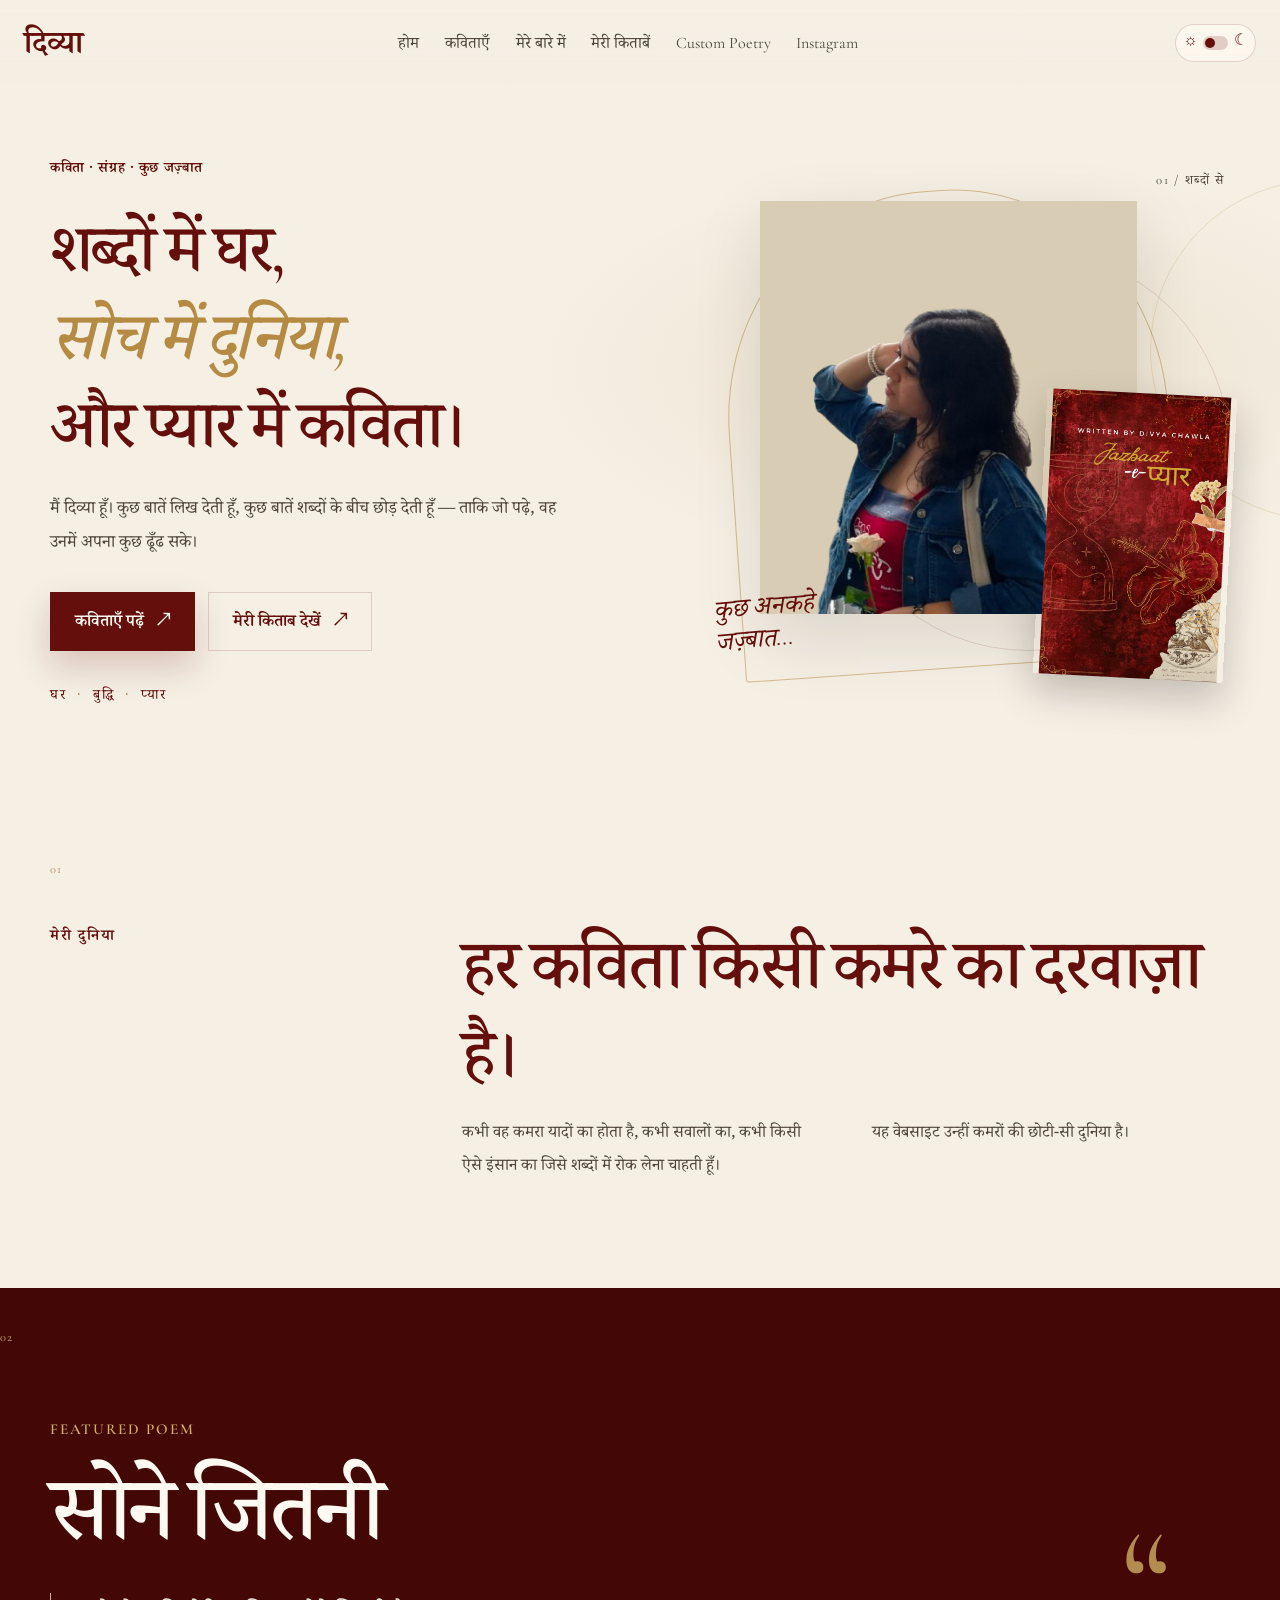
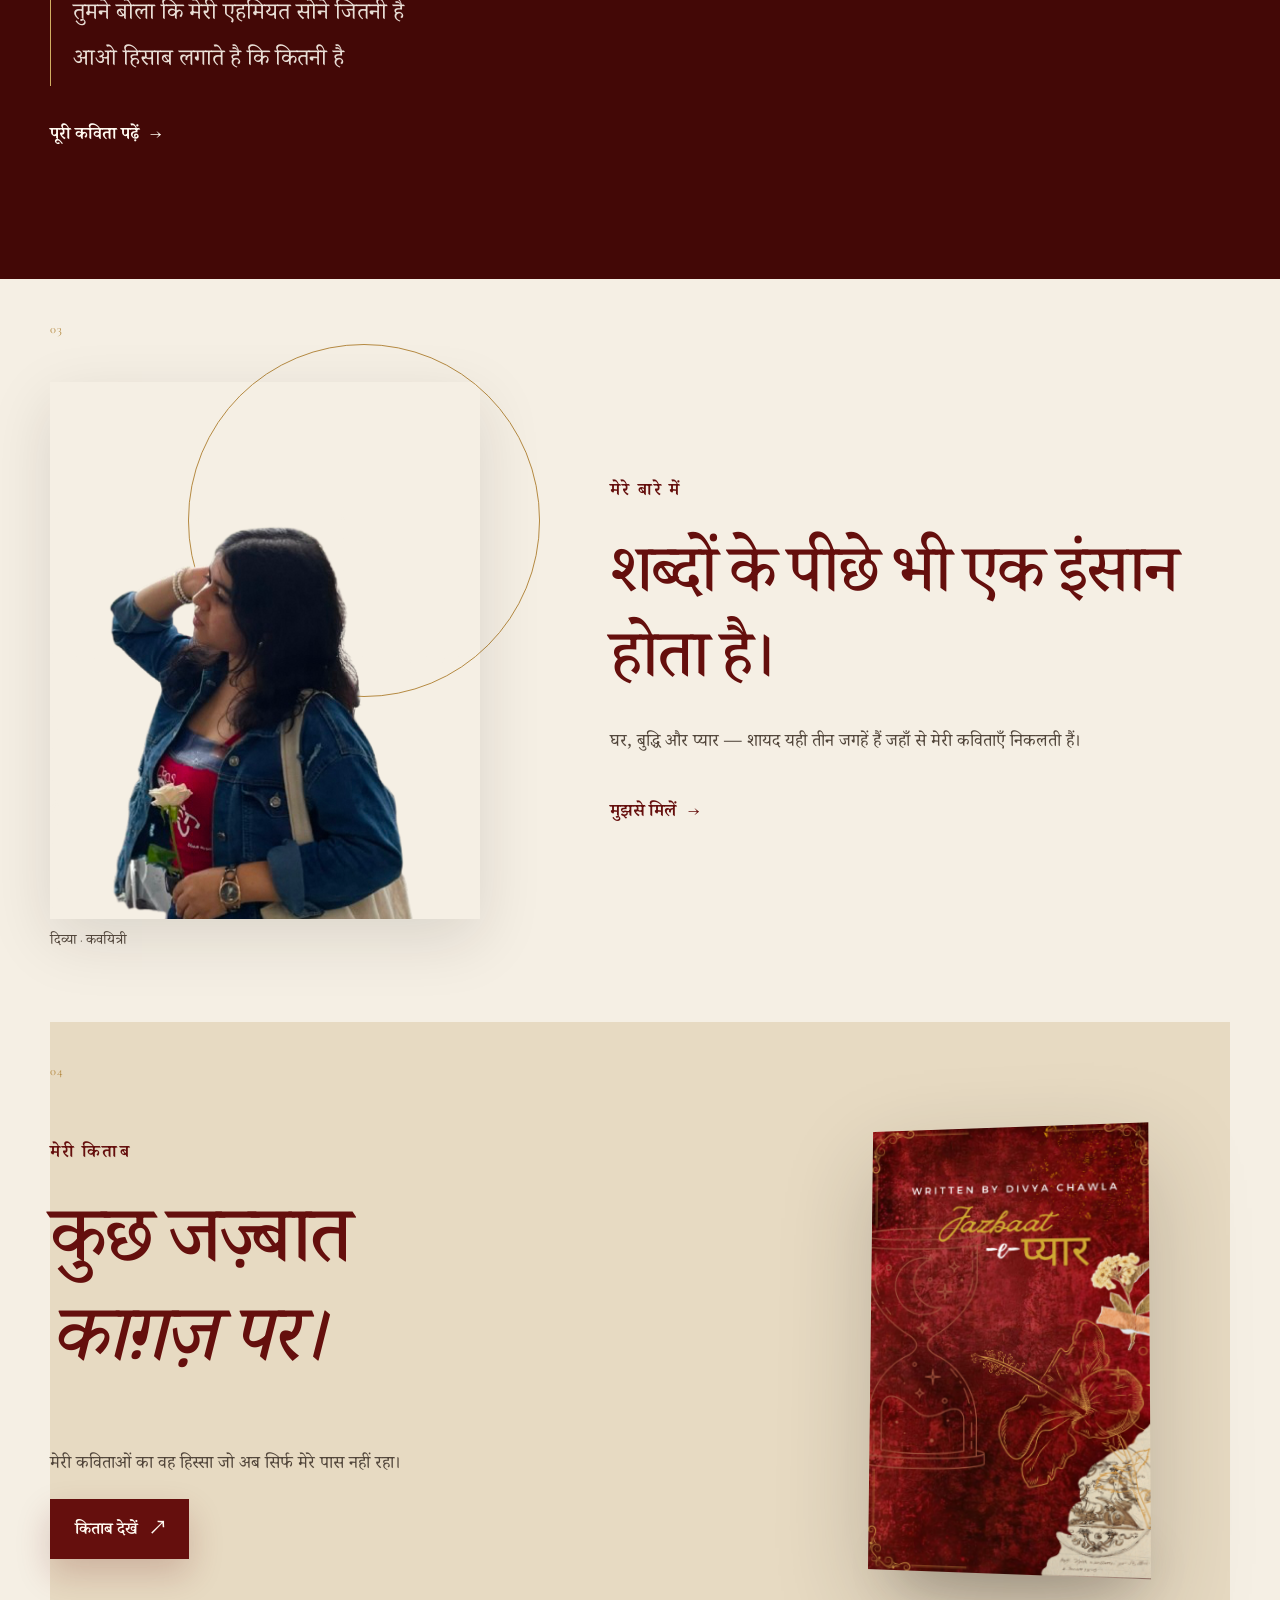
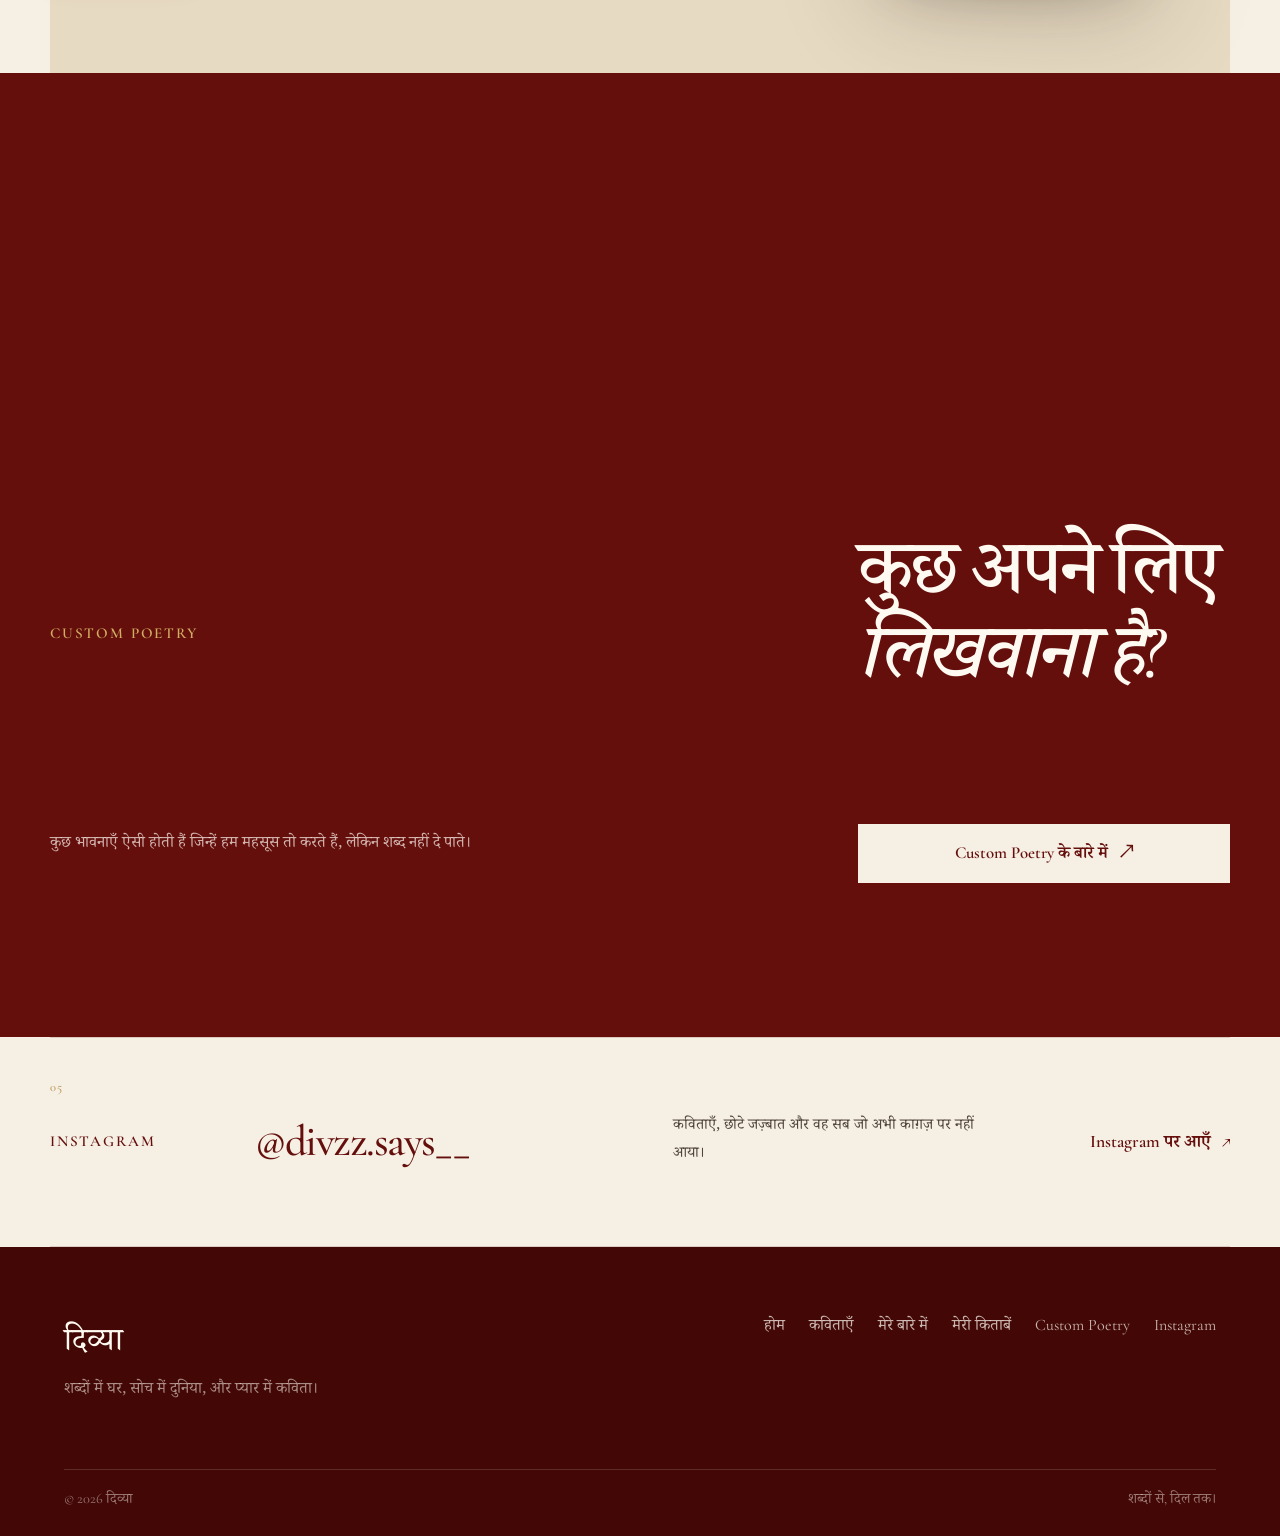
<file: index.html>
<!DOCTYPE html>
<html lang="hi">
<head>
  <meta charset="UTF-8">

  <meta name="viewport" content="width=device-width, initial-scale=1.0">

  <meta
    name="description"
    content="दिव्या — हिंदी कविताओं, जज़्बात और शब्दों की एक निजी साहित्यिक दुनिया।"
  >

  <meta name="author" content="दिव्या">

  <meta name="theme-color" content="#650F0D">

  <title>दिव्या — हिंदी कविताएँ</title>

  <link
    rel="preconnect"
    href="https://fonts.googleapis.com"
  >

  <link
    rel="preconnect"
    href="https://fonts.gstatic.com"
    crossorigin
  >

  <link
    href="https://fonts.googleapis.com/css2?family=Cormorant+Garamond:wght@400;500;600;700&family=Noto+Serif+Devanagari:wght@400;500;600;700&display=swap"
    rel="stylesheet"
  >

  <link rel="stylesheet" href="css/style.css">

  <link
    rel="canonical"
    href="https://YOUR-DOMAIN-HERE/"
  >

  <meta
    property="og:title"
    content="दिव्या — हिंदी कविताएँ"
  >

  <meta
    property="og:description"
    content="शब्दों में घर, सोच में दुनिया, और प्यार में कविता।"
  >

  <meta
    property="og:type"
    content="website"
  >

  <meta
    property="og:url"
    content="https://YOUR-DOMAIN-HERE/"
  >
</head>

<body data-page="home">

  <!-- =====================================================
       ACCESSIBILITY
  ====================================================== -->

  <a
    class="skip-link"
    href="#main-content"
  >
    मुख्य सामग्री पर जाएँ
  </a>


  <!-- =====================================================
       HEADER
  ====================================================== -->

  <header class="site-header">

    <div class="nav-shell">

      <a
        class="brand"
        href="index.html"
        aria-label="दिव्या होम"
      >
        दिव्या
      </a>


      <!-- Desktop Navigation -->

      <nav
        class="desktop-nav"
        aria-label="मुख्य नेविगेशन"
      >

        <a
          href="index.html"
          data-page="home"
        >
          होम
        </a>

        <a
          href="poems.html"
          data-page="poems"
        >
          कविताएँ
        </a>

        <a
          href="about.html"
          data-page="about"
        >
          मेरे बारे में
        </a>

        <a
          href="books.html"
          data-page="books"
        >
          मेरी किताबें
        </a>

        <a
          href="contact.html"
          data-page="contact"
        >
          Custom Poetry
        </a>

        <a
          href="https://www.instagram.com/divzz.says__/"
          target="_blank"
          rel="noopener noreferrer"
        >
          Instagram
        </a>

      </nav>


      <!-- Light / dark theme toggle -->
      <button class="theme-toggle" type="button" aria-label="Switch to dark mode" aria-pressed="false">
        <span class="theme-icon theme-icon-sun" aria-hidden="true">☼</span>
        <span class="theme-toggle-track" aria-hidden="true"><span class="theme-toggle-thumb"></span></span>
        <span class="theme-icon theme-icon-moon" aria-hidden="true">☾</span>
      </button>

      <!-- Mobile Menu Button -->

      <button
        class="menu-toggle"
        type="button"
        aria-expanded="false"
        aria-controls="mobile-navigation"
        aria-label="मेन्यू खोलें"
      >

        <span></span>
        <span></span>
        <span></span>

      </button>

    </div>


    <!-- Mobile Navigation -->

    <nav
      id="mobile-navigation"
      class="mobile-nav"
      aria-label="मोबाइल नेविगेशन"
      aria-hidden="true"
    >

      <a
        href="index.html"
        data-page="home"
      >
        होम
      </a>

      <a
        href="poems.html"
        data-page="poems"
      >
        कविताएँ
      </a>

      <a
        href="about.html"
        data-page="about"
      >
        मेरे बारे में
      </a>

      <a
        href="books.html"
        data-page="books"
      >
        मेरी किताबें
      </a>

      <a
        href="contact.html"
        data-page="contact"
      >
        Custom Poetry
      </a>

      <a
        href="https://www.instagram.com/divzz.says__/"
        target="_blank"
        rel="noopener noreferrer"
      >
        Instagram ↗
      </a>

    </nav>

  </header>


  <!-- =====================================================
       MAIN
  ====================================================== -->

  <main id="main-content">


    <!-- ===================================================
         HERO / LANDING
    ==================================================== -->

    <section class="home-hero page-section">
      <div class="hero-copy">
        <p class="eyebrow">कविता · संग्रह · कुछ जज़्बात</p>
        <h1>शब्दों में घर,<br><em>सोच में दुनिया,</em><br>और प्यार में कविता।</h1>
        <p class="hero-intro">
          मैं दिव्या हूँ। कुछ बातें लिख देती हूँ, कुछ बातें शब्दों के बीच छोड़ देती हूँ —
          ताकि जो पढ़े, वह उनमें अपना कुछ ढूँढ सके।
        </p>
        <div class="hero-actions">
          <a class="button button-primary" href="poems.html">कविताएँ पढ़ें <span aria-hidden="true">↗</span></a>
          <a class="button button-ghost" href="books.html">मेरी किताब देखें <span aria-hidden="true">↗</span></a>
        </div>
        <p class="hero-signature">घर <span>·</span> बुद्धि <span>·</span> प्यार</p>
      </div>

      <div class="hero-visual">
        <div class="hero-image-frame">
          <img class="hero-portrait" src="assets/author-photo.png" alt="दिव्या — कवयित्री" fetchpriority="high">
        </div>
        <a class="hero-book" href="books.html" aria-label="जज़्बात-ए-प्यार किताब के बारे में पढ़ें">
          <img src="assets/book-cover.png" alt="दिव्या की किताब जज़्बात-ए-प्यार का कवर">
        </a>
        <span class="hero-visual-note" aria-hidden="true">कुछ अनकहे जज़्बात…</span>
        <span class="hero-visual-number" aria-hidden="true">01 / शब्दों से</span>
      </div>
    </section>


    <!-- ===================================================
         INTRODUCTION
    ==================================================== -->

    <section class="intro-section page-section">

      <div class="section-number">
        01
      </div>


      <div class="editorial-grid reveal">

        <p class="eyebrow">
          मेरी दुनिया
        </p>


        <h2>
          हर कविता किसी कमरे का दरवाज़ा है।
        </h2>


        <div class="intro-text">

          <p>
            कभी वह कमरा यादों का होता है,
            कभी सवालों का,
            कभी किसी ऐसे इंसान का
            जिसे शब्दों में रोक लेना चाहती हूँ।
          </p>


          <p>
            यह वेबसाइट उन्हीं कमरों की
            छोटी-सी दुनिया है।
          </p>

        </div>

      </div>

    </section>


    <!-- ===================================================
         FEATURED POEM
    ==================================================== -->

    <section class="featured-poem dark-section">

      <div class="section-number light">
        02
      </div>


      <div class="poem-feature-layout reveal">

        <div>

          <p class="eyebrow light">
            Featured poem
          </p>


          <h2>
            सोने जितनी
          </h2>


          <p class="poem-lead">

            तुमने बोला कि मेरी एहमियत सोने जितनी है

            <br>

            आओ हिसाब लगाते है कि कितनी है

          </p>


          <a
            class="text-link light-link"
            href="poems.html?poem=15"
          >
            पूरी कविता पढ़ें

            <span aria-hidden="true">
              →
            </span>
          </a>

        </div>


        <div
          class="poem-mark"
          aria-hidden="true"
        >
          “
        </div>

      </div>

    </section>


    <!-- ===================================================
         ABOUT PREVIEW
    ==================================================== -->

    <section class="about-preview page-section">

      <div class="section-number">
        03
      </div>


      <div class="about-preview-grid">


        <!-- Author Portrait -->

        <div class="portrait-stage reveal">

          <div
            class="portrait-ring"
            aria-hidden="true"
          ></div>


          <img
            src="assets/author-photo.png"
            alt="दिव्या का चित्र"
            class="author-cutout"
            loading="lazy"
          >


          <span class="portrait-caption">
            दिव्या · कवयित्री
          </span>

        </div>


        <!-- About Text -->

        <div class="about-preview-copy reveal reveal-delay">

          <p class="eyebrow">
            मेरे बारे में
          </p>


          <h2>
            शब्दों के पीछे भी
            एक इंसान होता है।
          </h2>


          <p>
            घर, बुद्धि और प्यार —
            शायद यही तीन जगहें हैं
            जहाँ से मेरी कविताएँ निकलती हैं।
          </p>


          <a
            class="text-link"
            href="about.html"
          >
            मुझसे मिलें

            <span aria-hidden="true">
              →
            </span>
          </a>

        </div>

      </div>

    </section>


    <!-- ===================================================
         BOOK PREVIEW
    ==================================================== -->

    <section class="book-preview page-section">

      <div class="section-number">
        04
      </div>


      <div class="book-preview-grid reveal">


        <div class="book-copy">

          <p class="eyebrow">
            मेरी किताब
          </p>


          <h2>
            कुछ जज़्बात

            <br>

            <em>काग़ज़ पर।</em>
          </h2>


          <p>
            मेरी कविताओं का वह हिस्सा
            जो अब सिर्फ मेरे पास नहीं रहा।
          </p>


          <a
            class="button button-primary magnetic"
            href="books.html"
          >
            किताब देखें

            <span aria-hidden="true">
              ↗
            </span>
          </a>

        </div>


        <a
          class="book-object small-book"
          href="books.html"
          aria-label="मेरी किताब देखें"
        >

          <span
            class="book-shadow"
            aria-hidden="true"
          ></span>


          <img
            src="assets/book-cover.png"
            alt="दिव्या की किताब का कवर"
            loading="lazy"
          >

        </a>

      </div>

    </section>


    <!-- ===================================================
         CUSTOM POETRY CTA
    ==================================================== -->

    <section class="custom-cta dark-section">

      <div
        class="cta-orbit"
        aria-hidden="true"
      ></div>


      <div class="cta-inner reveal">

        <p class="eyebrow light">
          Custom Poetry
        </p>


        <h2>
          कुछ अपने लिए

          <br>

          <em>लिखवाना है?</em>
        </h2>


        <p>
          कुछ भावनाएँ ऐसी होती हैं
          जिन्हें हम महसूस तो करते हैं,
          लेकिन शब्द नहीं दे पाते।
        </p>


        <a
          class="button button-light magnetic"
          href="contact.html"
        >
          Custom Poetry के बारे में

          <span aria-hidden="true">
            ↗
          </span>
        </a>

      </div>

    </section>


    <!-- ===================================================
         INSTAGRAM
    ==================================================== -->

    <section class="instagram-strip page-section">

      <div class="section-number">
        05
      </div>


      <div class="instagram-inner reveal">

        <p class="eyebrow">
          Instagram
        </p>


        <h2>
          @divzz.says__
        </h2>


        <p>
          कविताएँ,
          छोटे जज़्बात
          और वह सब जो अभी काग़ज़ पर नहीं आया।
        </p>


        <a
          class="text-link"
          href="https://www.instagram.com/divzz.says__/"
          target="_blank"
          rel="noopener noreferrer"
        >
          Instagram पर आएँ

          <span aria-hidden="true">
            ↗
          </span>
        </a>

      </div>

    </section>

  </main>


  <!-- =====================================================
       FOOTER
  ====================================================== -->

  <footer class="site-footer">

    <div class="footer-inner">


      <div>

        <a
          class="footer-brand"
          href="index.html"
        >
          दिव्या
        </a>


        <p>
          शब्दों में घर,
          सोच में दुनिया,
          और प्यार में कविता।
        </p>

      </div>


      <nav
        aria-label="फुटर नेविगेशन"
      >

        <a href="index.html">
          होम
        </a>

        <a href="poems.html">
          कविताएँ
        </a>

        <a href="about.html">
          मेरे बारे में
        </a>

        <a href="books.html">
          मेरी किताबें
        </a>

        <a href="contact.html">
          Custom Poetry
        </a>

        <a
          href="https://www.instagram.com/divzz.says__/"
          target="_blank"
          rel="noopener noreferrer"
        >
          Instagram
        </a>

      </nav>

    </div>


    <div class="footer-bottom">

      <span>
        © <span data-year></span> दिव्या
      </span>

      <span>
        शब्दों से, दिल तक।
      </span>

    </div>

  </footer>


  <!-- =====================================================
       JAVASCRIPT
  ====================================================== -->

  <script
    src="js/script.js"
    defer
  ></script>

</body>
</html>
</file>
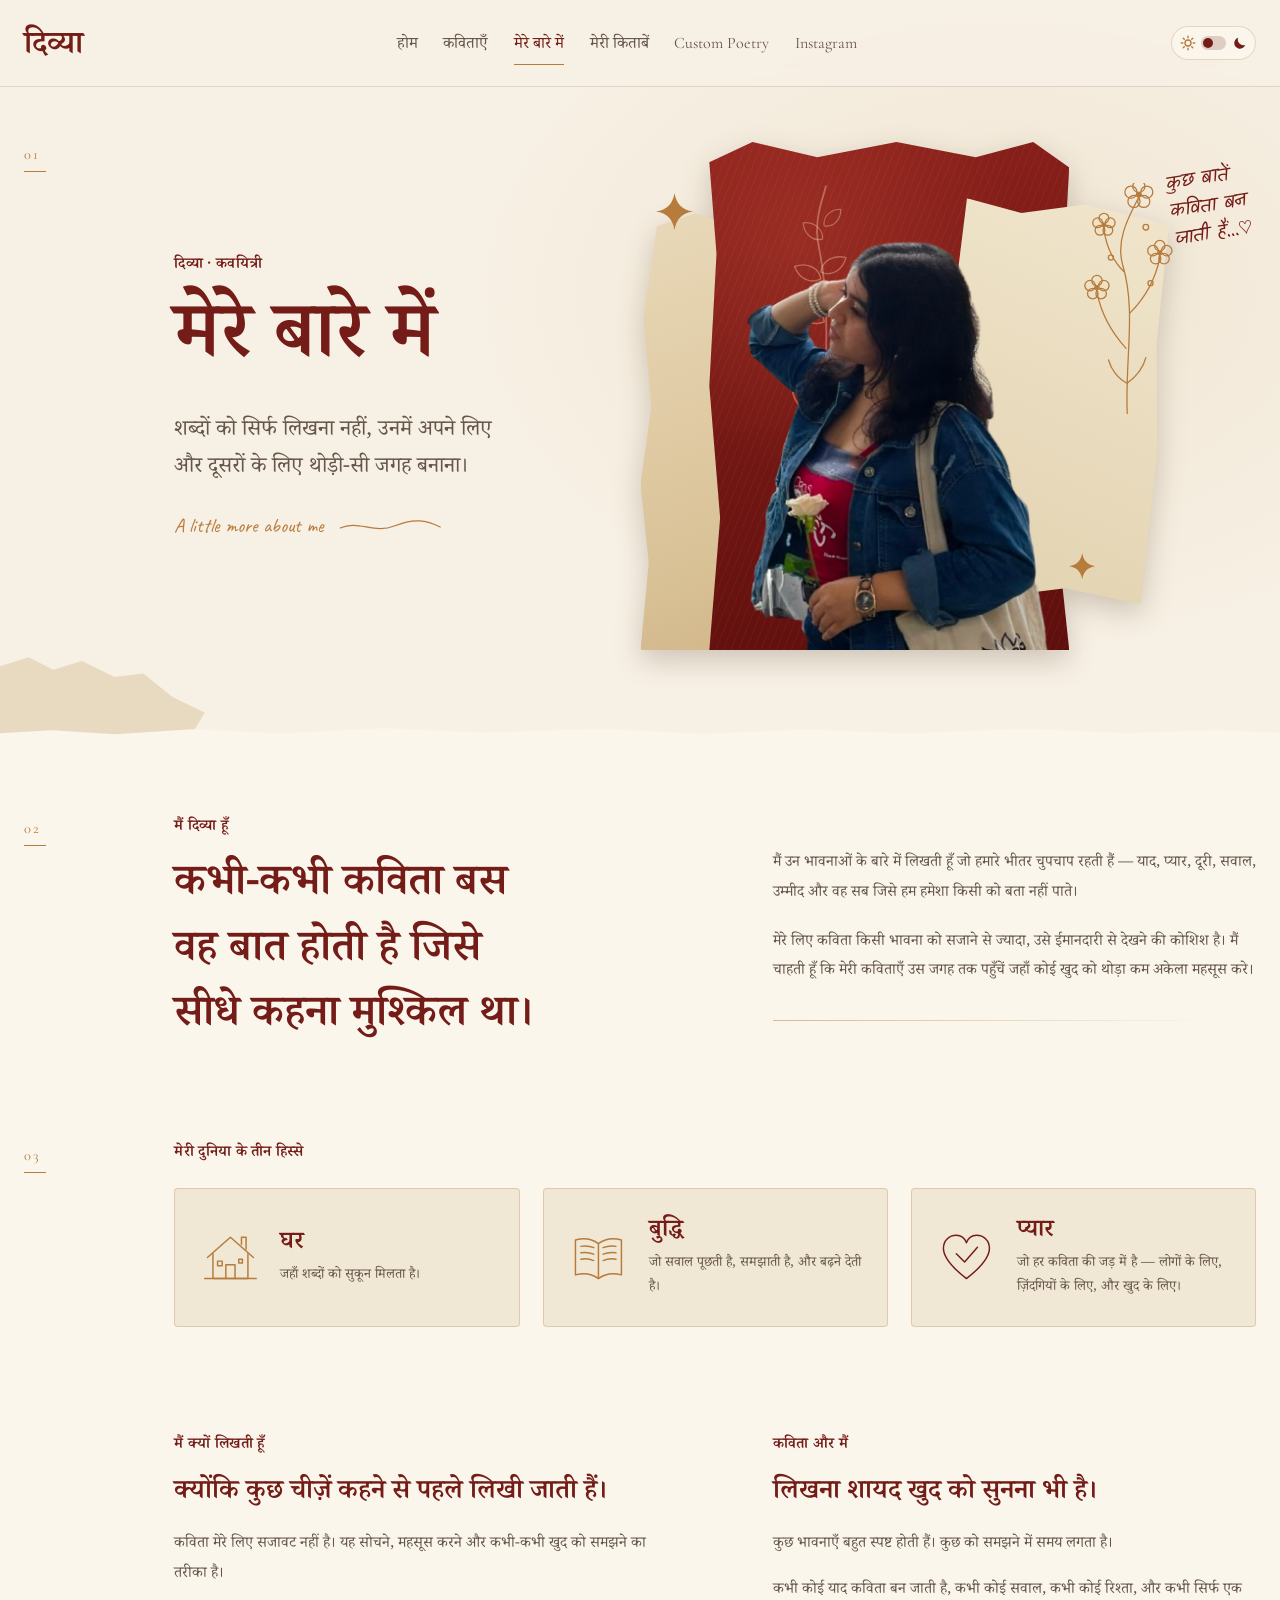
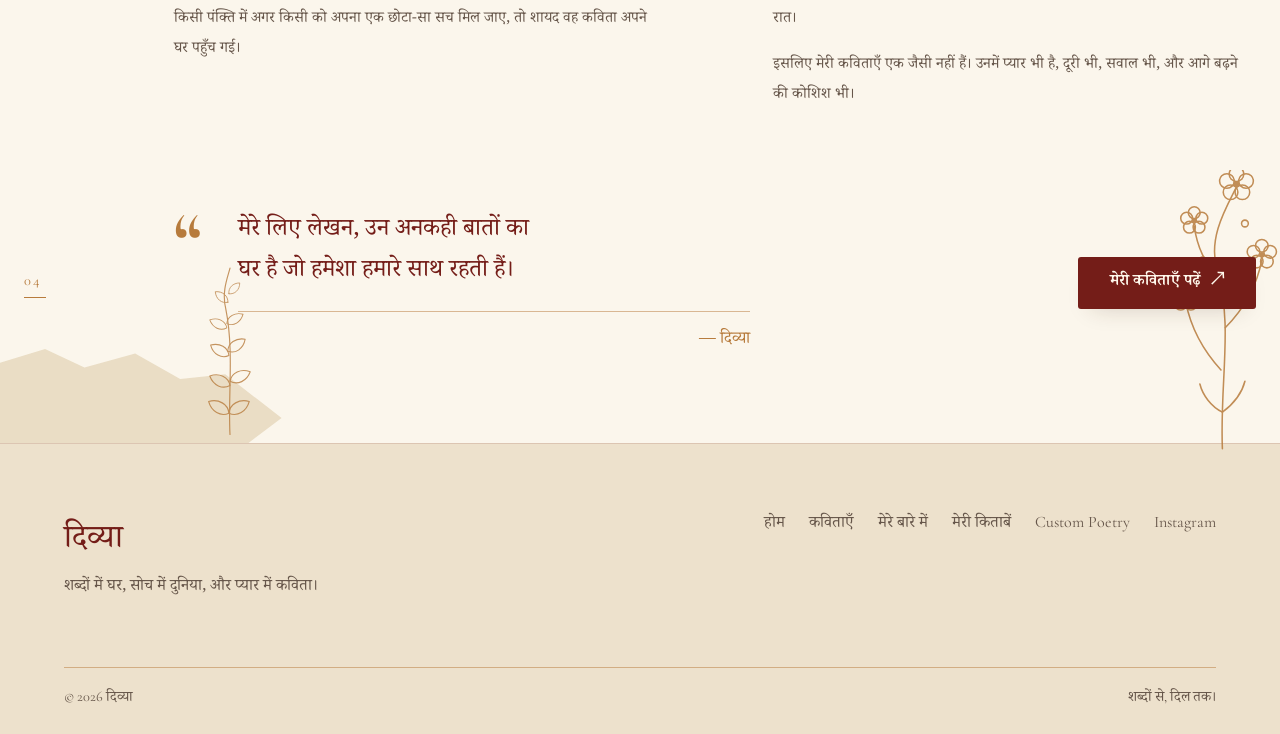
<file: about.html>
<!DOCTYPE html>
<html lang="hi">

<head>

  <meta charset="UTF-8">

  <meta
    name="viewport"
    content="width=device-width, initial-scale=1.0"
  >

  <meta
    name="description"
    content="दिव्या के बारे में — शब्दों, भावनाओं और कविता के पीछे की एक निजी दुनिया।"
  >

  <meta
    name="author"
    content="दिव्या"
  >

  <meta
    name="theme-color"
    content="#650F0D"
  >

  <title>मेरे बारे में — दिव्या</title>


  <!-- Google Fonts -->

  <link
    rel="preconnect"
    href="https://fonts.googleapis.com"
  >

  <link
    rel="preconnect"
    href="https://fonts.gstatic.com"
    crossorigin
  >

  <link
    href="https://fonts.googleapis.com/css2?family=Caveat:wght@400;500&family=Cormorant+Garamond:wght@400;500;600;700&family=Kalam:wght@300;400&family=Noto+Serif+Devanagari:wght@400;500;600;700&display=swap"
    rel="stylesheet"
  >


  <!-- Main Stylesheet -->

  <link
    rel="stylesheet"
    href="css/style.css"
  >


  <!-- About page styles (loaded after the shared stylesheet) -->

  <link
    rel="stylesheet"
    href="css/about-page.css"
  >


  <!-- SEO -->

  <link
    rel="canonical"
    href="https://YOUR-DOMAIN-HERE/about.html"
  >

  <meta
    property="og:title"
    content="मेरे बारे में — दिव्या"
  >

  <meta
    property="og:description"
    content="शब्दों के पीछे की इंसान से मिलिए।"
  >

  <meta
    property="og:type"
    content="profile"
  >

  <meta
    property="og:url"
    content="https://YOUR-DOMAIN-HERE/about.html"
  >

</head>


<body data-page="about" data-page-link="about" class="about-page">


  <!-- =====================================================
       ACCESSIBILITY
  ====================================================== -->

  <a
    class="skip-link"
    href="#main-content"
  >
    मुख्य सामग्री पर जाएँ
  </a>



  <!-- =====================================================
       HEADER
  ====================================================== -->

  <header class="site-header">

    <div class="nav-shell">


      <!-- Brand -->

      <a
        class="brand"
        href="index.html"
        aria-label="दिव्या होम"
      >
        दिव्या
      </a>



      <!-- Desktop Navigation -->

      <nav
        class="desktop-nav"
        aria-label="मुख्य नेविगेशन"
      >

        <a
          href="index.html"
          data-page="home" data-page-link="home"
        >
          होम
        </a>


        <a
          href="poems.html"
          data-page="poems" data-page-link="poems"
        >
          कविताएँ
        </a>


        <a
          href="about.html"
          data-page="about" data-page-link="about"
        >
          मेरे बारे में
        </a>


        <a
          href="books.html"
          data-page="books" data-page-link="books"
        >
          मेरी किताबें
        </a>


        <a
          href="contact.html"
          data-page="contact" data-page-link="contact"
        >
          Custom Poetry
        </a>


        <a
          href="https://www.instagram.com/divzz.says__/"
          target="_blank"
          rel="noopener noreferrer"
        >
          Instagram
        </a>

      </nav>



      <!-- Theme toggle (wired up by js/script.js) -->

      <button class="theme-toggle" type="button" aria-label="Switch to dark mode" aria-pressed="false">
        <span class="theme-icon theme-icon-sun" aria-hidden="true"><svg viewBox="0 0 16 16" fill="none" stroke="currentColor" stroke-width="1.4" stroke-linecap="round" focusable="false"><circle cx="8" cy="8" r="3"/><path d="M8 1.2v1.6M8 13.2v1.6M1.2 8h1.6M13.2 8h1.6M3.2 3.2l1.1 1.1M11.7 11.7l1.1 1.1M3.2 12.8l1.1-1.1M11.7 4.3l1.1-1.1"/></svg></span>
        <span class="theme-toggle-track" aria-hidden="true"><span class="theme-toggle-thumb"></span></span>
        <span class="theme-icon theme-icon-moon" aria-hidden="true"><svg viewBox="0 0 16 16" fill="currentColor" focusable="false"><path d="M13.2 9.9A5.6 5.6 0 0 1 6.1 2.8a5.6 5.6 0 1 0 7.1 7.1z"/></svg></span>
      </button>

      <button
        class="menu-toggle"
        type="button"
        aria-expanded="false"
        aria-controls="mobile-navigation"
        aria-label="मेन्यू खोलें"
      >

        <span></span>
        <span></span>
        <span></span>

      </button>

    </div>



    <!-- Mobile Navigation -->

    <nav
      id="mobile-navigation"
      class="mobile-nav"
      aria-label="मोबाइल नेविगेशन"
      aria-hidden="true"
    >

      <a
        href="index.html"
        data-page="home" data-page-link="home"
      >
        होम
      </a>


      <a
        href="poems.html"
        data-page="poems" data-page-link="poems"
      >
        कविताएँ
      </a>


      <a
        href="about.html"
        data-page="about" data-page-link="about"
      >
        मेरे बारे में
      </a>


      <a
        href="books.html"
        data-page="books" data-page-link="books"
      >
        मेरी किताबें
      </a>


      <a
        href="contact.html"
        data-page="contact" data-page-link="contact"
      >
        Custom Poetry
      </a>


      <a
        href="https://www.instagram.com/divzz.says__/"
        target="_blank"
        rel="noopener noreferrer"
      >
        Instagram ↗
      </a>

    </nav>

  </header>



  <!-- =====================================================
       MAIN
  ====================================================== -->

  <main id="main-content" class="ab-main">

    <svg width="0" height="0" style="position:absolute" aria-hidden="true" focusable="false"><symbol id="ab-bloom" viewBox="0 0 100 200"><g fill="none" stroke="currentColor" stroke-width="1.1" stroke-linecap="round"><path d="M50 198C48 150 58 110 46 70 40 48 52 28 60 12"/><path d="M49 142C38 130 28 114 24 94"/><path d="M52 112C64 100 74 84 78 64"/><path d="M47 76C38 67 32 54 30 40"/><circle cx="60.0" cy="2.9" r="5.2"/><circle cx="66.8" cy="7.8" r="5.2"/><circle cx="64.2" cy="15.8" r="5.2"/><circle cx="55.8" cy="15.8" r="5.2"/><circle cx="53.2" cy="7.8" r="5.2"/><circle cx="60" cy="10" r="2.1" fill="currentColor" stroke="none"/><circle cx="24.0" cy="83.8" r="4.5"/><circle cx="29.9" cy="88.1" r="4.5"/><circle cx="27.6" cy="95.0" r="4.5"/><circle cx="20.4" cy="95.0" r="4.5"/><circle cx="18.1" cy="88.1" r="4.5"/><circle cx="24" cy="90" r="1.8" fill="currentColor" stroke="none"/><circle cx="78.0" cy="53.8" r="4.5"/><circle cx="83.9" cy="58.1" r="4.5"/><circle cx="81.6" cy="65.0" r="4.5"/><circle cx="74.4" cy="65.0" r="4.5"/><circle cx="72.1" cy="58.1" r="4.5"/><circle cx="78" cy="60" r="1.8" fill="currentColor" stroke="none"/><circle cx="30.0" cy="30.3" r="4.2"/><circle cx="35.4" cy="34.2" r="4.2"/><circle cx="33.4" cy="40.6" r="4.2"/><circle cx="26.6" cy="40.6" r="4.2"/><circle cx="24.6" cy="34.2" r="4.2"/><circle cx="30" cy="36" r="1.7" fill="currentColor" stroke="none"/><circle cx="66" cy="38" r="2.4"/><circle cx="70" cy="86" r="2.2"/><circle cx="36" cy="64" r="2.2"/><path d="M50 172C42 168 36 160 34 152"/><path d="M50 172C58 166 64 158 66 150"/></g></symbol><symbol id="ab-sprig" viewBox="0 0 120 160"><g fill="none" stroke="currentColor" stroke-width="1.1" stroke-linecap="round" stroke-linejoin="round"><path d="M60 158C58 120 64 80 56 40 52 24 58 10 60 2"/><path transform="translate(59 138) rotate(-150) scale(1.0)" d="M0 0C5-7 15-7 22 0 15 7 5 7 0 0Z"/><path transform="translate(59 138) rotate(-30) scale(1.0)" d="M0 0C5-7 15-7 22 0 15 7 5 7 0 0Z"/><path transform="translate(60 112) rotate(-155) scale(0.95)" d="M0 0C5-7 15-7 22 0 15 7 5 7 0 0Z"/><path transform="translate(60 108) rotate(-25) scale(0.95)" d="M0 0C5-7 15-7 22 0 15 7 5 7 0 0Z"/><path transform="translate(59 84) rotate(-150) scale(0.9)" d="M0 0C5-7 15-7 22 0 15 7 5 7 0 0Z"/><path transform="translate(58 80) rotate(-35) scale(0.9)" d="M0 0C5-7 15-7 22 0 15 7 5 7 0 0Z"/><path transform="translate(57 58) rotate(-155) scale(0.8)" d="M0 0C5-7 15-7 22 0 15 7 5 7 0 0Z"/><path transform="translate(57 54) rotate(-30) scale(0.8)" d="M0 0C5-7 15-7 22 0 15 7 5 7 0 0Z"/><path transform="translate(58 34) rotate(-140) scale(0.7)" d="M0 0C5-7 15-7 22 0 15 7 5 7 0 0Z"/><path transform="translate(59 26) rotate(-45) scale(0.65)" d="M0 0C5-7 15-7 22 0 15 7 5 7 0 0Z"/></g></symbol><symbol id="ab-spark" viewBox="0 0 20 20"><path fill="currentColor" d="M10 0C11 6 14 9 20 10 14 11 11 14 10 20 9 14 6 11 0 10 6 9 9 6 10 0Z"/></symbol></svg>


    <!-- ===================================================
         01 · HERO
    ==================================================== -->

    <section class="ab-hero" aria-labelledby="about-title">

      <div class="ab-wrap ab-hero__grid">

        <p class="ab-num" aria-hidden="true">01</p>


        <div class="ab-hero__copy reveal">

          <p class="ab-label">दिव्या · कवयित्री</p>

          <h1 class="ab-title ab-hero__title" id="about-title">मेरे बारे में</h1>

          <p class="ab-lede">
            शब्दों को सिर्फ लिखना नहीं,
            उनमें अपने लिए और दूसरों के लिए
            थोड़ी-सी जगह बनाना।
          </p>

          <p class="ab-flourish" lang="en">
            A little more about me
            <svg viewBox="0 0 100 14" fill="none" stroke="currentColor" stroke-width="1.2" stroke-linecap="round" aria-hidden="true" focusable="false"><path d="M0 9C18 1 34 15 54 7s32-6 46 1"/></svg>
          </p>

        </div>


        <figure class="ab-collage reveal">

          <div class="ab-collage__stage">

            <div class="ab-collage__papers" aria-hidden="true">
              <span class="ab-sheet ab-sheet--kraft"></span>
              <span class="ab-sheet ab-sheet--wine"></span>
              <span class="ab-sheet ab-sheet--parchment"></span>
            </div>

            <svg class="ab-collage__ink" viewBox="0 0 120 160" aria-hidden="true" focusable="false"><use href="#ab-sprig"/></svg>

            <img
              class="ab-photo"
              src="assets/author-photo.png"
              width="433"
              height="577"
              alt="दिव्या — डेनिम जैकेट में, हाथ में एक सफ़ेद गुलाब लिए हुए"
              fetchpriority="high"
            >

            <svg class="ab-collage__bloom" viewBox="0 0 100 200" aria-hidden="true" focusable="false"><use href="#ab-bloom"/></svg>

            <svg class="ab-collage__spark ab-collage__spark--a" viewBox="0 0 20 20" aria-hidden="true" focusable="false"><use href="#ab-spark"/></svg>
            <svg class="ab-collage__spark ab-collage__spark--b" viewBox="0 0 20 20" aria-hidden="true" focusable="false"><use href="#ab-spark"/></svg>

          </div>

          <figcaption class="ab-note" lang="hi">
            कुछ बातें<br>कविता बन<br>जाती हैं…♡
          </figcaption>

        </figure>

      </div>

    </section>


    <div class="ab-body">


    <!-- ===================================================
         02 · INTRODUCTION
    ==================================================== -->

    <section class="ab-intro" aria-labelledby="intro-title">

      <div class="ab-wrap ab-intro__grid">

        <p class="ab-num" aria-hidden="true">02</p>


        <div class="ab-intro__lead reveal">

          <p class="ab-label">मैं दिव्या हूँ</p>

          <h2 class="ab-title ab-intro__title" id="intro-title">
            कभी-कभी कविता बस वह बात होती है जिसे सीधे कहना मुश्किल था।
          </h2>

        </div>


        <div class="ab-intro__copy reveal reveal-delay">

          <svg class="ab-intro__sprig" viewBox="0 0 120 160" aria-hidden="true" focusable="false"><use href="#ab-sprig"/></svg>

          <p>
            मैं उन भावनाओं के बारे में लिखती हूँ जो हमारे भीतर चुपचाप रहती हैं —
            याद, प्यार, दूरी, सवाल, उम्मीद और वह सब जिसे हम हमेशा किसी को
            बता नहीं पाते।
          </p>

          <p>
            मेरे लिए कविता किसी भावना को सजाने से ज्यादा, उसे ईमानदारी से
            देखने की कोशिश है। मैं चाहती हूँ कि मेरी कविताएँ उस जगह तक पहुँचें
            जहाँ कोई खुद को थोड़ा कम अकेला महसूस करे।
          </p>

          <hr class="ab-rule">

        </div>

      </div>

    </section>


    <!-- ===================================================
         03 · THREE PARTS OF MY WORLD
    ==================================================== -->

    <section class="ab-world" aria-labelledby="world-title">

      <div class="ab-wrap ab-grid">

        <p class="ab-num" aria-hidden="true">03</p>

        <div>

          <h2 class="ab-world__heading reveal" id="world-title">मेरी दुनिया के तीन हिस्से</h2>

          <ul class="ab-cards reveal">

            <li class="ab-card">
              <svg class="ab-card__icon" viewBox="0 0 64 64" fill="none" stroke="currentColor" stroke-width="1.6" stroke-linecap="round" stroke-linejoin="round" aria-hidden="true" focusable="false"><path d="M7 32 32 10l25 22"/><path d="M13 28v27h38V28"/><path d="M44 18v-8h5v13"/><path d="M27 55V40h10v15"/><path d="M18 36h5v5h-5zM41 34h4v4h-4z"/><path d="M4 55h56"/></svg>
              <div>
                <h3 class="ab-card__title">घर</h3>
                <p class="ab-card__text">जहाँ शब्दों को सुकून मिलता है।</p>
              </div>
            </li>

            <li class="ab-card">
              <svg class="ab-card__icon" viewBox="0 0 64 64" fill="none" stroke="currentColor" stroke-width="1.6" stroke-linecap="round" stroke-linejoin="round" aria-hidden="true" focusable="false"><path d="M32 17C24 11 14 11 7 13v38c7-2 17-2 25 4 8-6 18-6 25-4V13c-7-2-17-2-25 4z"/><path d="M32 17v38"/><path d="M13 20c4-.8 9-.6 14 1.4M13 27c4-.8 9-.6 14 1.4M13 34c4-.8 9-.6 14 1.4M51 20c-4-.8-9-.6-14 1.4M51 27c-4-.8-9-.6-14 1.4M51 34c-4-.8-9-.6-14 1.4"/></svg>
              <div>
                <h3 class="ab-card__title">बुद्धि</h3>
                <p class="ab-card__text">जो सवाल पूछती है, समझाती है, और बढ़ने देती है।</p>
              </div>
            </li>

            <li class="ab-card">
              <svg class="ab-card__icon ab-card__icon--heart" viewBox="0 0 64 64" fill="none" stroke="currentColor" stroke-width="1.6" stroke-linecap="round" stroke-linejoin="round" aria-hidden="true" focusable="false"><path d="M32 55C14 41 7 31 7 22 7 14 13 8 21 8c5 0 9 3 11 8 2-5 6-8 11-8 8 0 14 6 14 14 0 9-7 19-25 33z"/><path d="M21 28l9 9 14-16"/></svg>
              <div>
                <h3 class="ab-card__title">प्यार</h3>
                <p class="ab-card__text">जो हर कविता की जड़ में है — लोगों के लिए, ज़िंदगियों के लिए, और खुद के लिए।</p>
              </div>
            </li>

          </ul>

        </div>

      </div>

    </section>


    <!-- ===================================================
         NOTES · original About content, preserved
         (not in the reference image — delete this whole
          <section> if you want an exact match)
    ==================================================== -->

    <section class="ab-notes" aria-label="कविता के बारे में कुछ और बातें">

      <div class="ab-wrap ab-notes__grid reveal">

        <div class="ab-notes__col">

          <p class="ab-label">मैं क्यों लिखती हूँ</p>

          <h2 class="ab-title ab-notes__title">
            क्योंकि कुछ चीज़ें कहने से पहले लिखी जाती हैं।
          </h2>

          <p>
            कविता मेरे लिए सजावट नहीं है। यह सोचने, महसूस करने और कभी-कभी
            खुद को समझने का तरीका है।
          </p>

          <p>
            किसी पंक्ति में अगर किसी को अपना एक छोटा-सा सच मिल जाए, तो शायद
            वह कविता अपने घर पहुँच गई।
          </p>

        </div>


        <div class="ab-notes__col">

          <p class="ab-label">कविता और मैं</p>

          <h2 class="ab-title ab-notes__title">
            लिखना शायद खुद को सुनना भी है।
          </h2>

          <p>
            कुछ भावनाएँ बहुत स्पष्ट होती हैं। कुछ को समझने में समय लगता है।
          </p>

          <p>
            कभी कोई याद कविता बन जाती है, कभी कोई सवाल, कभी कोई रिश्ता, और
            कभी सिर्फ एक रात।
          </p>

          <p>
            इसलिए मेरी कविताएँ एक जैसी नहीं हैं। उनमें प्यार भी है, दूरी भी,
            सवाल भी, और आगे बढ़ने की कोशिश भी।
          </p>

        </div>

      </div>

    </section>


    <!-- ===================================================
         04 · CLOSING QUOTE + CTA
    ==================================================== -->

    <section class="ab-closing" aria-label="समापन">

      <svg class="ab-closing__sprig" viewBox="0 0 120 160" aria-hidden="true" focusable="false"><use href="#ab-sprig"/></svg>
      <svg class="ab-closing__bloom" viewBox="0 0 100 200" aria-hidden="true" focusable="false"><use href="#ab-bloom"/></svg>

      <div class="ab-wrap ab-closing__grid reveal">

        <p class="ab-num" aria-hidden="true">04</p>

        <blockquote class="ab-quote">

          <span class="ab-quote__mark" aria-hidden="true">“</span>

          <p>
            मेरे लिए लेखन, उन अनकही बातों का घर है
            जो हमेशा हमारे साथ रहती हैं।
          </p>

          <footer>— दिव्या</footer>

        </blockquote>

        <a class="ab-cta" href="poems.html">
          मेरी कविताएँ पढ़ें
          <span aria-hidden="true">↗</span>
        </a>

      </div>

    </section>

    </div>

  </main>



  <!-- =====================================================
       FOOTER
  ====================================================== -->

  <footer class="site-footer">

    <div class="footer-inner">


      <div>

        <a
          class="footer-brand"
          href="index.html"
        >
          दिव्या
        </a>


        <p>
          शब्दों में घर,
          सोच में दुनिया,
          और प्यार में कविता।
        </p>

      </div>



      <nav
        aria-label="फुटर नेविगेशन"
      >

        <a href="index.html">
          होम
        </a>


        <a href="poems.html">
          कविताएँ
        </a>


        <a href="about.html">
          मेरे बारे में
        </a>


        <a href="books.html">
          मेरी किताबें
        </a>


        <a href="contact.html">
          Custom Poetry
        </a>


        <a
          href="https://www.instagram.com/divzz.says__/"
          target="_blank"
          rel="noopener noreferrer"
        >
          Instagram
        </a>

      </nav>

    </div>



    <div class="footer-bottom">

      <span>
        © <span data-year></span> दिव्या
      </span>


      <span>
        शब्दों से, दिल तक।
      </span>

    </div>

  </footer>



  <!-- =====================================================
       JAVASCRIPT
  ====================================================== -->

  <script
    src="js/script.js"
    defer
  ></script>

</body>

</html>
</file>
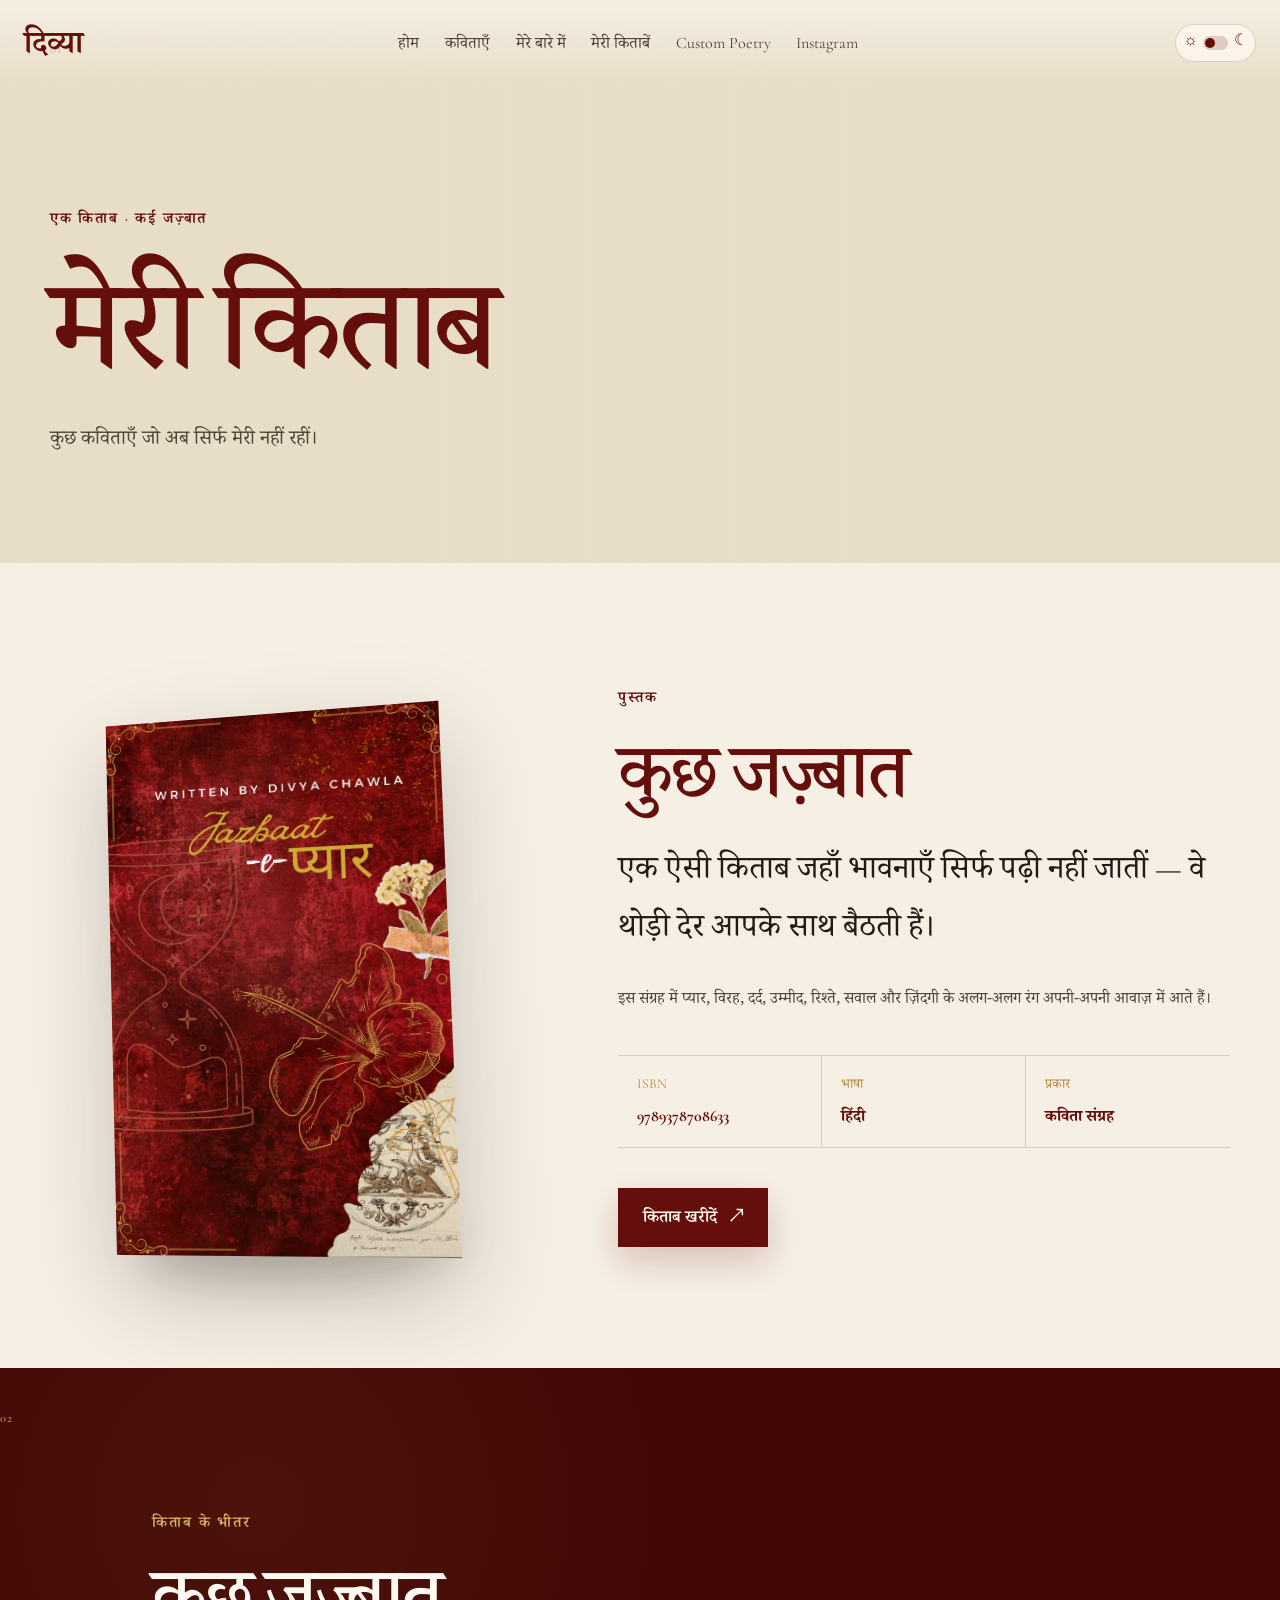
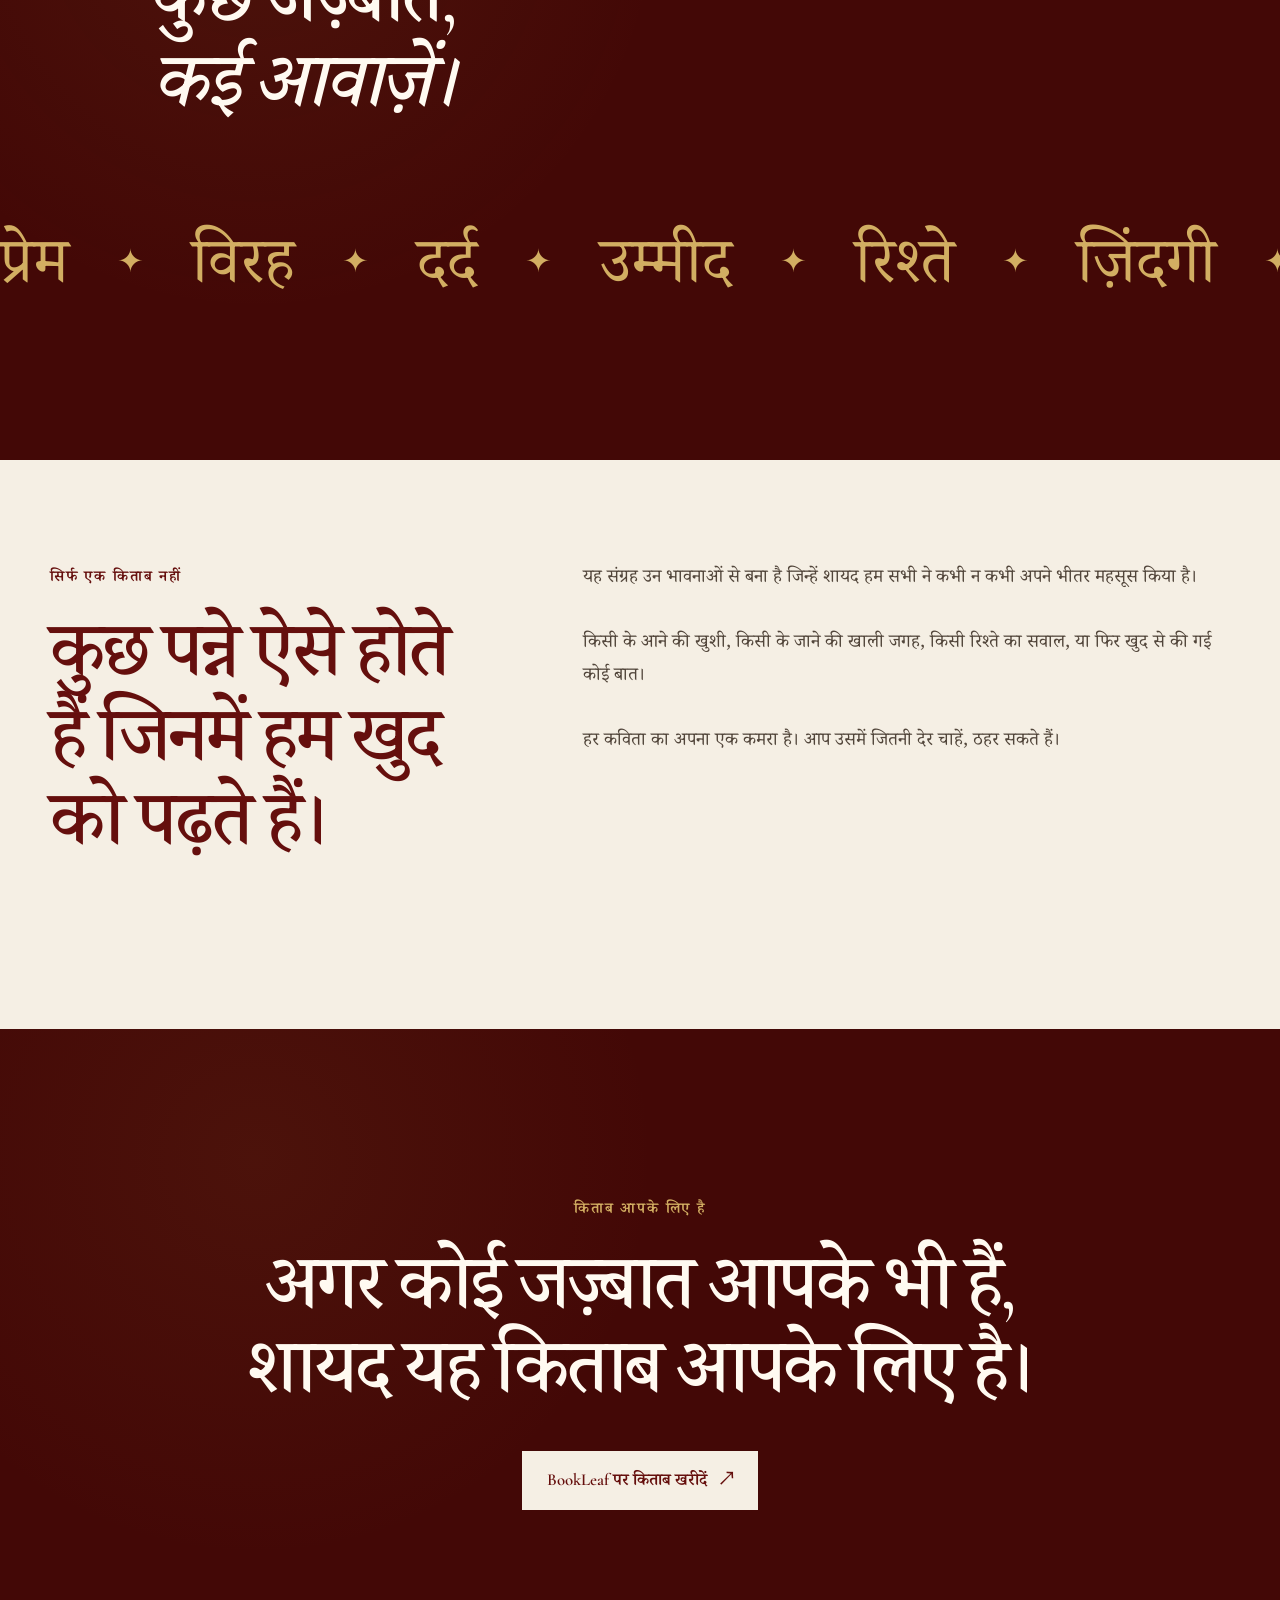
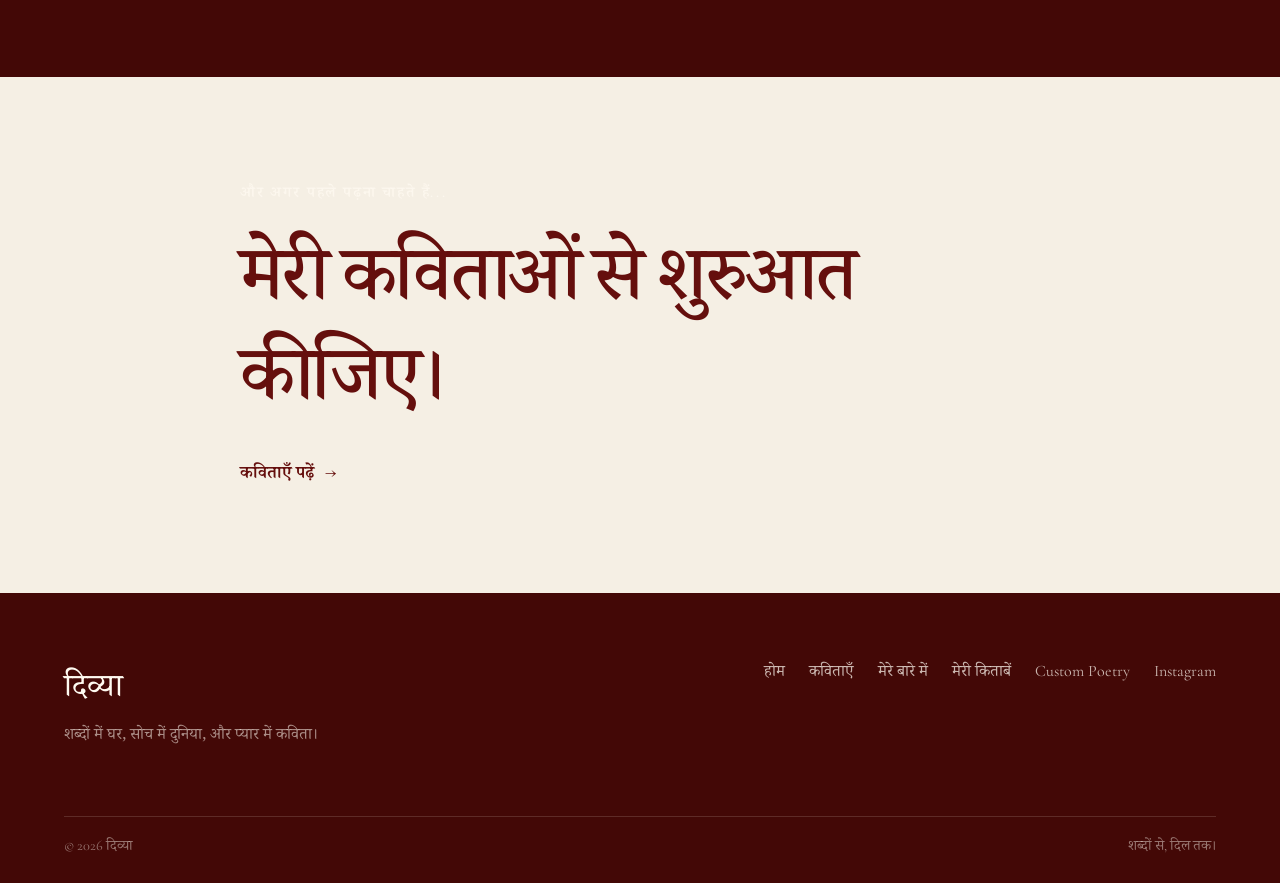
<file: books.html>
<!DOCTYPE html>
<html lang="hi">

<head>

  <meta charset="UTF-8">

  <meta
    name="viewport"
    content="width=device-width, initial-scale=1.0"
  >

  <meta
    name="description"
    content="दिव्या की किताब — कविताओं, जज़्बात और शब्दों का एक संग्रह।"
  >

  <meta
    name="author"
    content="दिव्या"
  >

  <meta
    name="theme-color"
    content="#650F0D"
  >

  <title>मेरी किताब — दिव्या</title>


  <!-- =====================================================
       GOOGLE FONTS
  ====================================================== -->

  <link
    rel="preconnect"
    href="https://fonts.googleapis.com"
  >

  <link
    rel="preconnect"
    href="https://fonts.gstatic.com"
    crossorigin
  >

  <link
    href="https://fonts.googleapis.com/css2?family=Cormorant+Garamond:wght@400;500;600;700&family=Noto+Serif+Devanagari:wght@400;500;600;700&display=swap"
    rel="stylesheet"
  >


  <!-- =====================================================
       MAIN CSS
  ====================================================== -->

  <link
    rel="stylesheet"
    href="css/style.css"
  >


  <!-- =====================================================
       SEO
  ====================================================== -->

  <link
    rel="canonical"
    href="https://YOUR-DOMAIN-HERE/books.html"
  >

  <meta
    property="og:title"
    content="मेरी किताब — दिव्या"
  >

  <meta
    property="og:description"
    content="दिव्या की कविताओं और जज़्बात का संग्रह।"
  >

  <meta
    property="og:type"
    content="book"
  >

  <meta
    property="og:url"
    content="https://YOUR-DOMAIN-HERE/books.html"
  >

</head>


<body data-page="books">


  <!-- =====================================================
       ACCESSIBILITY
  ====================================================== -->

  <a
    class="skip-link"
    href="#main-content"
  >
    मुख्य सामग्री पर जाएँ
  </a>



  <!-- =====================================================
       HEADER
  ====================================================== -->

  <header class="site-header">

    <div class="nav-shell">


      <!-- Brand -->

      <a
        class="brand"
        href="index.html"
        aria-label="दिव्या होम"
      >
        दिव्या
      </a>



      <!-- Desktop Navigation -->

      <nav
        class="desktop-nav"
        aria-label="मुख्य नेविगेशन"
      >

        <a
          href="index.html"
          data-page="home"
        >
          होम
        </a>


        <a
          href="poems.html"
          data-page="poems"
        >
          कविताएँ
        </a>


        <a
          href="about.html"
          data-page="about"
        >
          मेरे बारे में
        </a>


        <a
          href="books.html"
          data-page="books"
        >
          मेरी किताबें
        </a>


        <a
          href="contact.html"
          data-page="contact"
        >
          Custom Poetry
        </a>


        <a
          href="https://www.instagram.com/divzz.says__/"
          target="_blank"
          rel="noopener noreferrer"
        >
          Instagram
        </a>

      </nav>



      <!-- Light / dark theme toggle -->
      <button class="theme-toggle" type="button" aria-label="Switch to dark mode" aria-pressed="false">
        <span class="theme-icon theme-icon-sun" aria-hidden="true">☼</span>
        <span class="theme-toggle-track" aria-hidden="true"><span class="theme-toggle-thumb"></span></span>
        <span class="theme-icon theme-icon-moon" aria-hidden="true">☾</span>
      </button>

      <!-- Mobile Menu Button -->

      <button
        class="menu-toggle"
        type="button"
        aria-expanded="false"
        aria-controls="mobile-navigation"
        aria-label="मेन्यू खोलें"
      >

        <span></span>
        <span></span>
        <span></span>

      </button>

    </div>



    <!-- Mobile Navigation -->

    <nav
      id="mobile-navigation"
      class="mobile-nav"
      aria-label="मोबाइल नेविगेशन"
      aria-hidden="true"
    >

      <a
        href="index.html"
        data-page="home"
      >
        होम
      </a>


      <a
        href="poems.html"
        data-page="poems"
      >
        कविताएँ
      </a>


      <a
        href="about.html"
        data-page="about"
      >
        मेरे बारे में
      </a>


      <a
        href="books.html"
        data-page="books"
      >
        मेरी किताबें
      </a>


      <a
        href="contact.html"
        data-page="contact"
      >
        Custom Poetry
      </a>


      <a
        href="https://www.instagram.com/divzz.says__/"
        target="_blank"
        rel="noopener noreferrer"
      >
        Instagram ↗
      </a>

    </nav>

  </header>



  <!-- =====================================================
       MAIN
  ====================================================== -->

  <main id="main-content">


    <!-- ===================================================
         BOOK HERO
    ==================================================== -->

    <section class="inner-hero page-section">

      <div class="section-number">
        01
      </div>


      <div class="inner-hero-copy reveal">

        <p class="eyebrow">
          एक किताब · कई जज़्बात
        </p>


        <h1>
          मेरी किताब
        </h1>


        <p>
          कुछ कविताएँ जो अब सिर्फ मेरी नहीं रहीं।
        </p>

      </div>

    </section>



    <!-- ===================================================
         BOOK + DESCRIPTION
    ==================================================== -->

    <section class="book-hero page-section">


      <!-- =================================================
           BOOK COVER
      ================================================== -->

      <div class="book-stage reveal">

        <div
          class="book-glow"
          aria-hidden="true"
        ></div>


        <a
          class="book-object book-object-large"
          href="https://store.bookleafpub.com/products/9789378708633"
          target="_blank"
          rel="noopener noreferrer"
          aria-label="किताब खरीदें"
        >

          <span
            class="book-shadow"
            aria-hidden="true"
          ></span>


          <img
            src="assets/book-cover.png"
            alt="दिव्या की किताब का कवर"
          >

        </a>

      </div>



      <!-- =================================================
           BOOK DETAILS
      ================================================== -->

      <div class="book-details reveal reveal-delay">

        <p class="eyebrow">
          पुस्तक
        </p>


        <h2>
          कुछ जज़्बात
        </h2>


        <p class="book-lead">
          एक ऐसी किताब जहाँ भावनाएँ
          सिर्फ पढ़ी नहीं जातीं —
          वे थोड़ी देर आपके साथ बैठती हैं।
        </p>


        <p>
          इस संग्रह में प्यार, विरह, दर्द,
          उम्मीद, रिश्ते, सवाल और ज़िंदगी
          के अलग-अलग रंग अपनी-अपनी आवाज़
          में आते हैं।
        </p>


        <!-- Book Information -->

        <div class="book-facts">


          <div>

            <span>
              ISBN
            </span>

            <strong>
              9789378708633
            </strong>

          </div>


          <div>

            <span>
              भाषा
            </span>

            <strong>
              हिंदी
            </strong>

          </div>


          <div>

            <span>
              प्रकार
            </span>

            <strong>
              कविता संग्रह
            </strong>

          </div>

        </div>


        <!-- Buy -->

        <a
          class="button button-primary magnetic"
          href="https://store.bookleafpub.com/products/9789378708633"
          target="_blank"
          rel="noopener noreferrer"
        >
          किताब खरीदें

          <span aria-hidden="true">
            ↗
          </span>

        </a>

      </div>

    </section>



    <!-- ===================================================
         BOOK THEMES
    ==================================================== -->

    <section class="book-themes dark-section">


      <div class="section-number light">
        02
      </div>


      <div class="themes-intro reveal">

        <p class="eyebrow light">
          किताब के भीतर
        </p>


        <h2>
          कुछ जज़्बात,

          <br>

          <em>कई आवाज़ें।</em>
        </h2>

      </div>



      <div
        class="theme-marquee"
        aria-label="किताब के विषय"
      >

        <span>
          प्रेम
        </span>

        <span>
          विरह
        </span>

        <span>
          दर्द
        </span>

        <span>
          उम्मीद
        </span>

        <span>
          रिश्ते
        </span>

        <span>
          ज़िंदगी
        </span>

        <span>
          सवाल
        </span>

      </div>

    </section>



    <!-- ===================================================
         BOOK EXPERIENCE
    ==================================================== -->

    <section class="book-experience page-section">

      <div class="book-experience-grid reveal">


        <div class="book-experience-heading">

          <p class="eyebrow">
            सिर्फ एक किताब नहीं
          </p>


          <h2>
            कुछ पन्ने ऐसे होते हैं
            जिनमें हम खुद को पढ़ते हैं।
          </h2>

        </div>


        <div class="book-experience-copy">

          <p>
            यह संग्रह उन भावनाओं से बना है
            जिन्हें शायद हम सभी ने कभी न कभी
            अपने भीतर महसूस किया है।
          </p>


          <p>
            किसी के आने की खुशी,
            किसी के जाने की खाली जगह,
            किसी रिश्ते का सवाल,
            या फिर खुद से की गई कोई बात।
          </p>


          <p>
            हर कविता का अपना एक कमरा है।
            आप उसमें जितनी देर चाहें,
            ठहर सकते हैं।
          </p>

        </div>

      </div>

    </section>



    <!-- ===================================================
         PURCHASE CTA
    ==================================================== -->

    <section class="book-purchase dark-section">

      <div class="book-purchase-inner reveal">

        <p class="eyebrow light">
          किताब आपके लिए है
        </p>


        <h2>
          अगर कोई जज़्बात
          आपके भी हैं,
          शायद यह किताब
          आपके लिए है।
        </h2>


        <a
          class="button button-light magnetic"
          href="https://store.bookleafpub.com/products/9789378708633"
          target="_blank"
          rel="noopener noreferrer"
        >
          BookLeaf पर किताब खरीदें

          <span aria-hidden="true">
            ↗
          </span>

        </a>

      </div>

    </section>



    <!-- ===================================================
         FINAL CTA
    ==================================================== -->

    <section class="book-closing page-section">

      <div class="closing-copy reveal">

        <p class="eyebrow">
          और अगर पहले पढ़ना चाहते हैं...
        </p>


        <h2>
          मेरी कविताओं से शुरुआत कीजिए।
        </h2>


        <a
          class="text-link"
          href="poems.html"
        >
          कविताएँ पढ़ें

          <span aria-hidden="true">
            →
          </span>

        </a>

      </div>

    </section>

  </main>



  <!-- =====================================================
       FOOTER
  ====================================================== -->

  <footer class="site-footer">

    <div class="footer-inner">


      <div>

        <a
          class="footer-brand"
          href="index.html"
        >
          दिव्या
        </a>


        <p>
          शब्दों में घर,
          सोच में दुनिया,
          और प्यार में कविता।
        </p>

      </div>



      <nav
        aria-label="फुटर नेविगेशन"
      >

        <a href="index.html">
          होम
        </a>


        <a href="poems.html">
          कविताएँ
        </a>


        <a href="about.html">
          मेरे बारे में
        </a>


        <a href="books.html">
          मेरी किताबें
        </a>


        <a href="contact.html">
          Custom Poetry
        </a>


        <a
          href="https://www.instagram.com/divzz.says__/"
          target="_blank"
          rel="noopener noreferrer"
        >
          Instagram
        </a>

      </nav>

    </div>



    <!-- Footer Bottom -->

    <div class="footer-bottom">

      <span>
        © <span data-year></span> दिव्या
      </span>


      <span>
        शब्दों से, दिल तक।
      </span>

    </div>

  </footer>



  <!-- =====================================================
       JAVASCRIPT
  ====================================================== -->

  <script
    src="js/script.js"
    defer
  ></script>

</body>

</html>
</file>
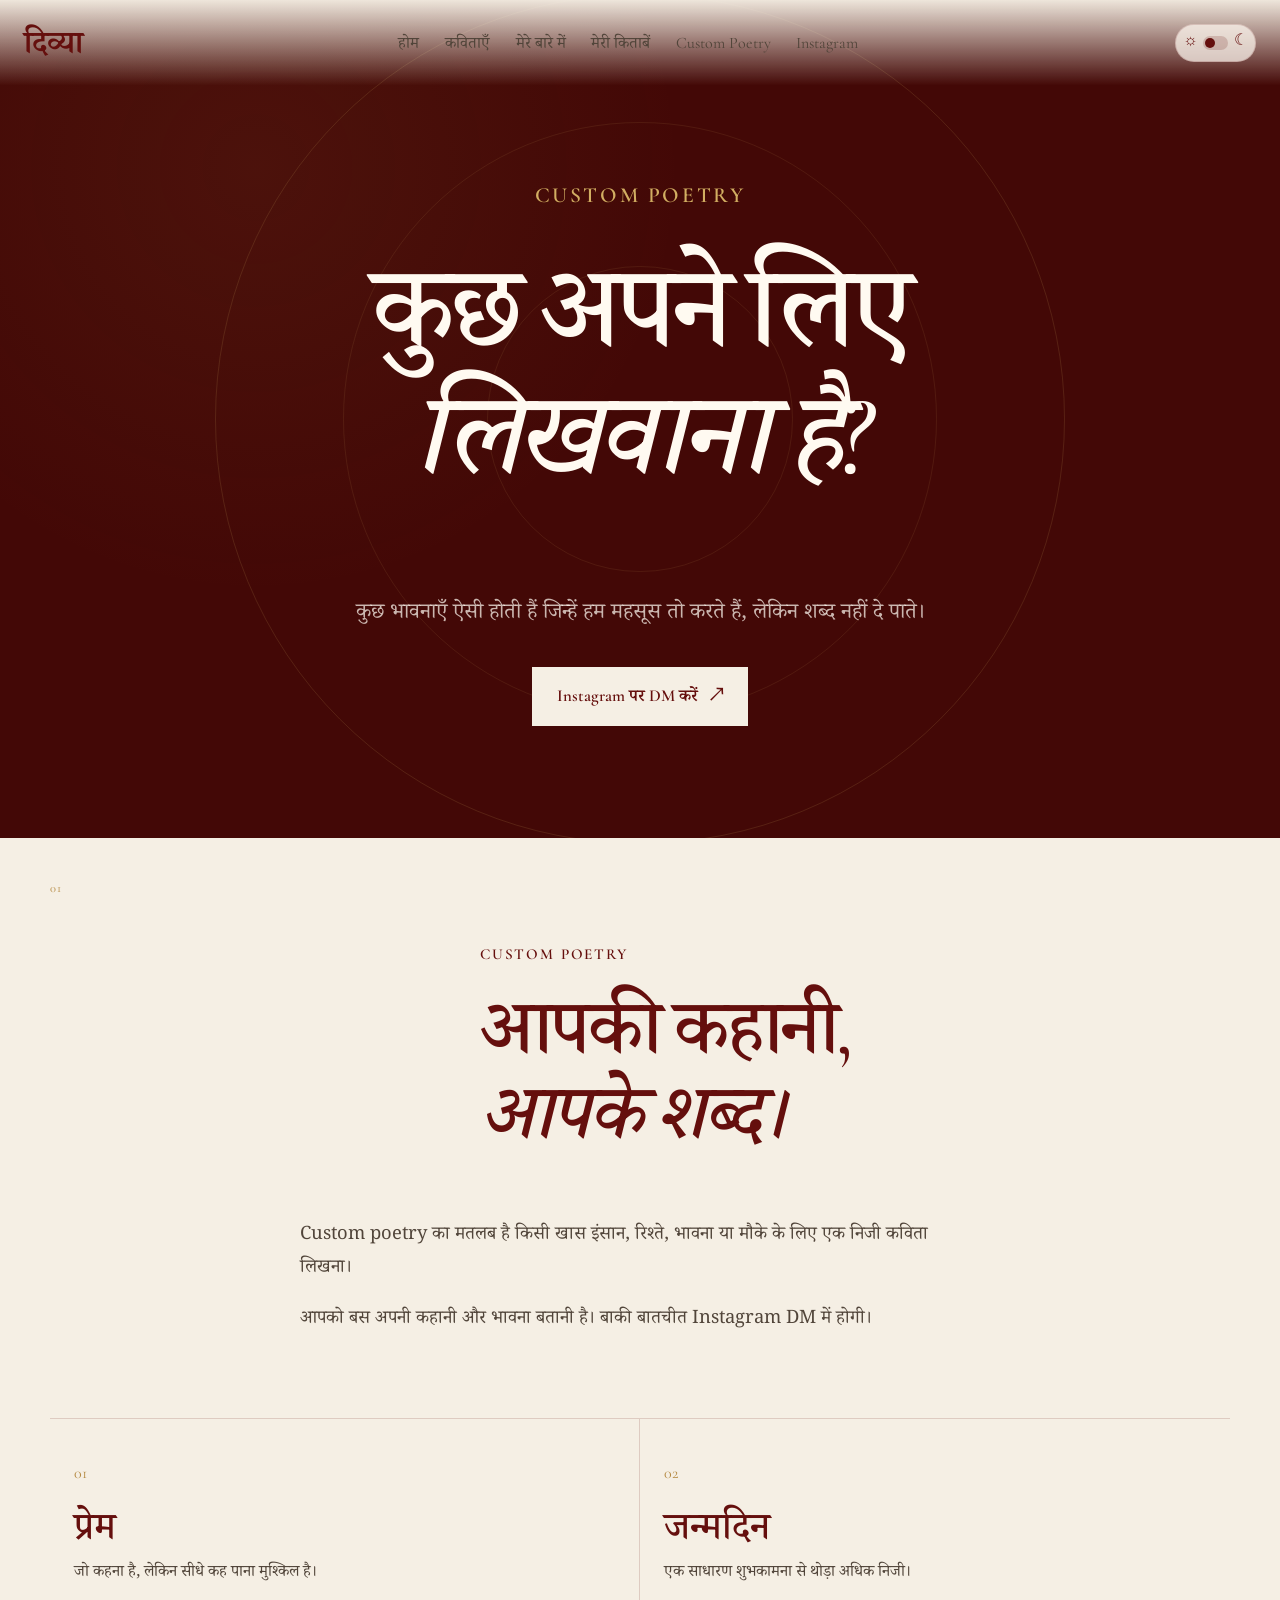
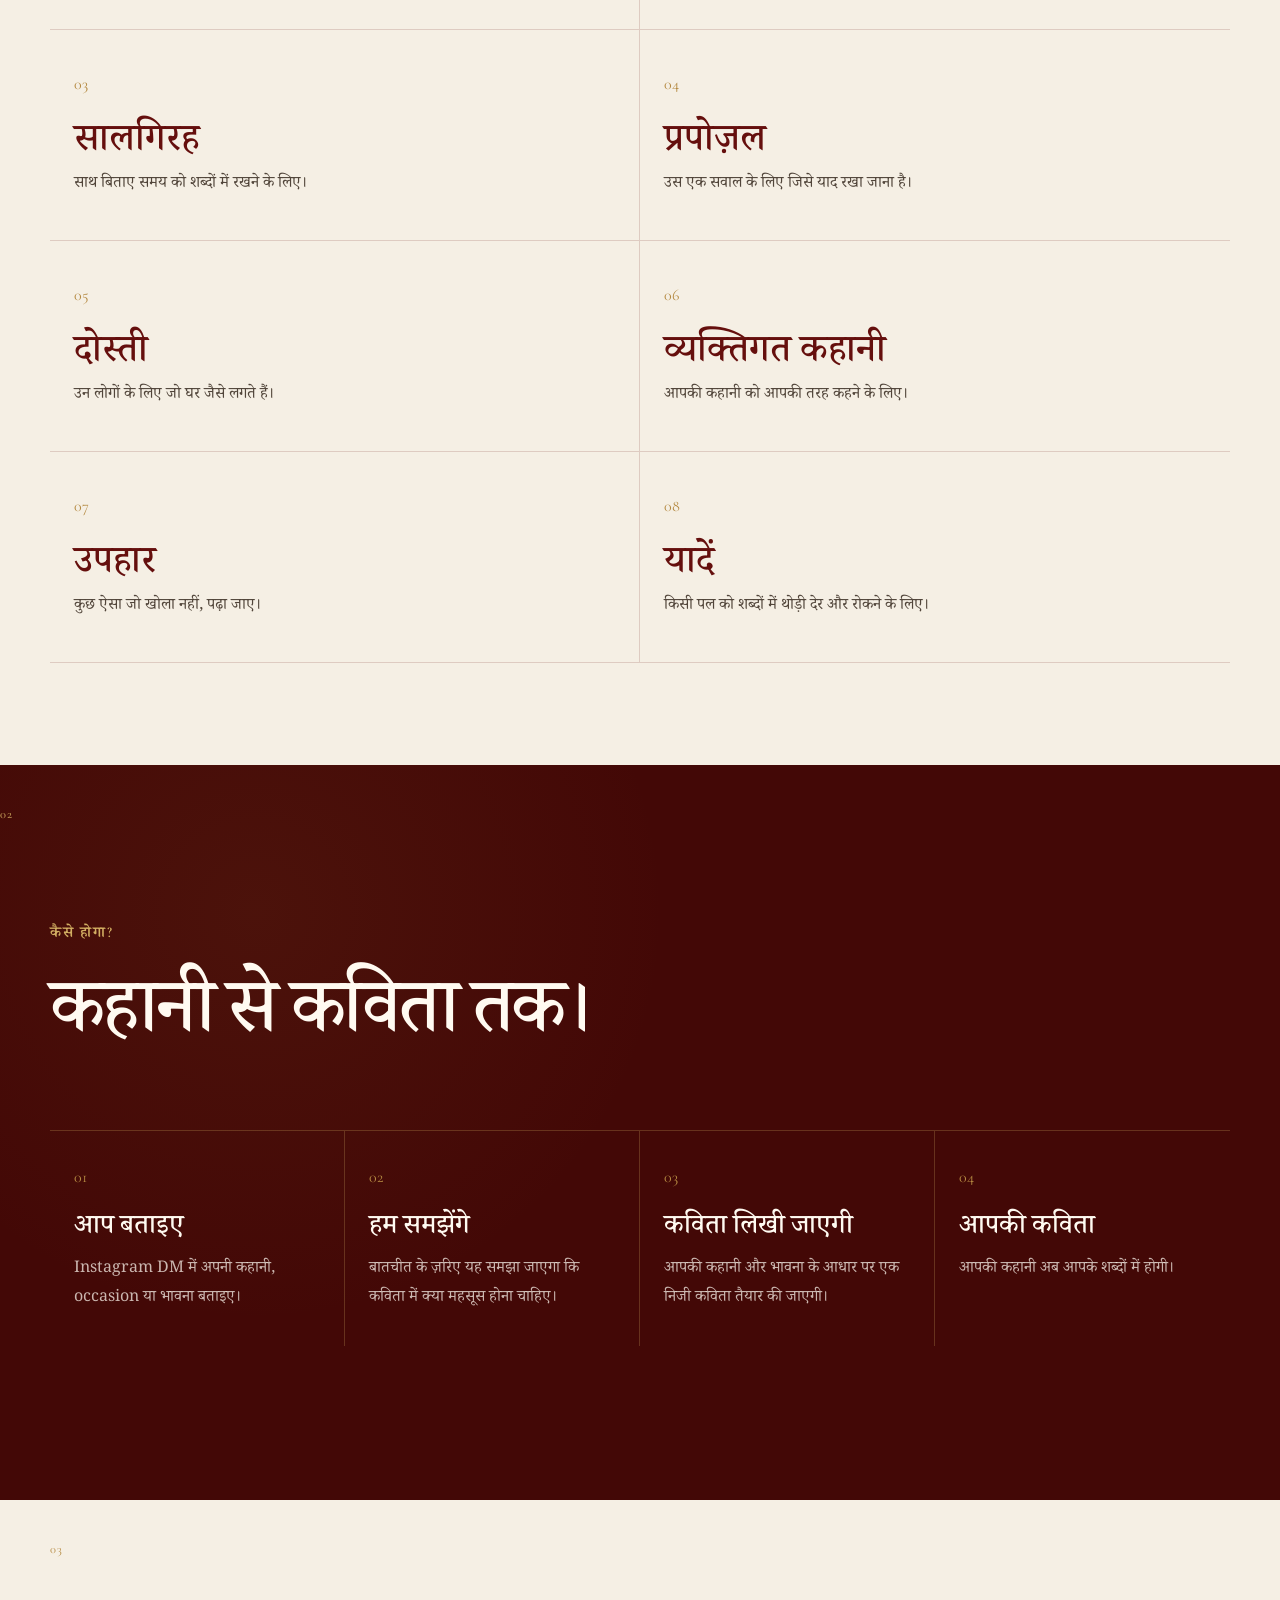
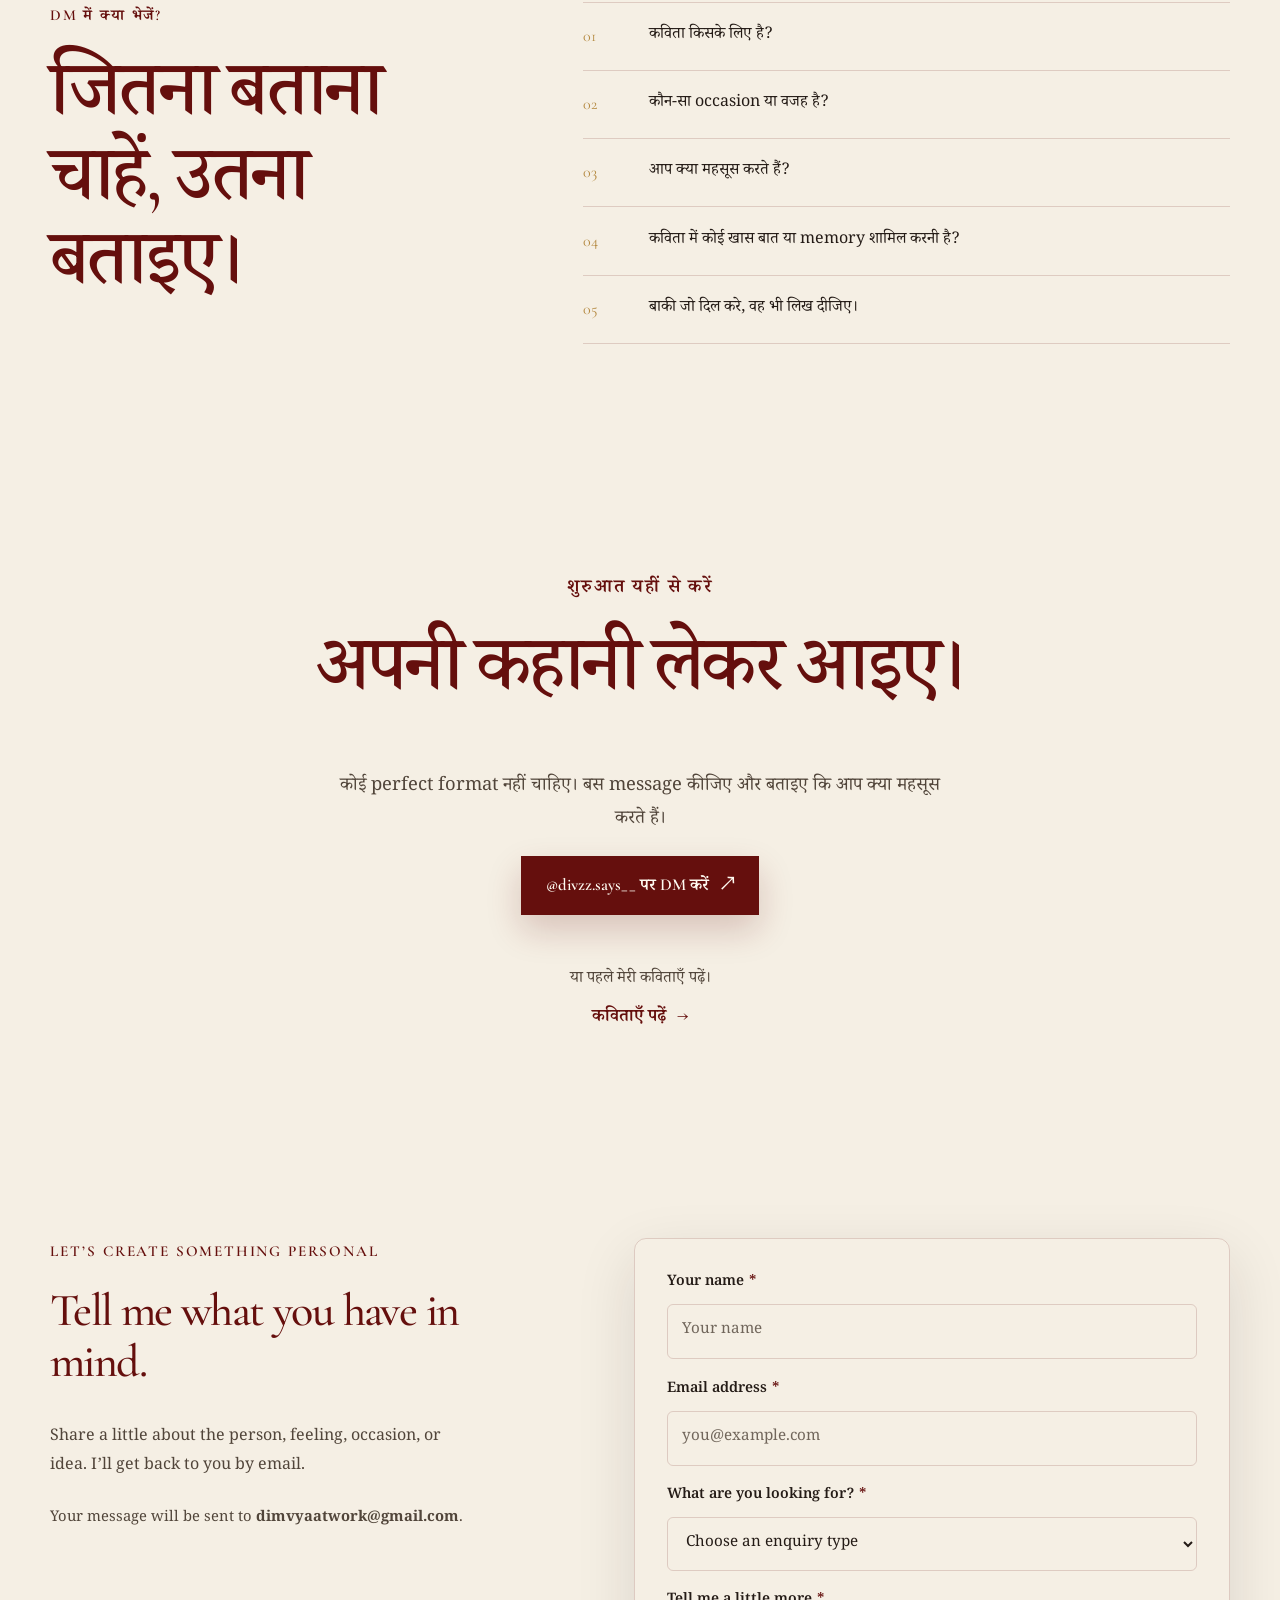
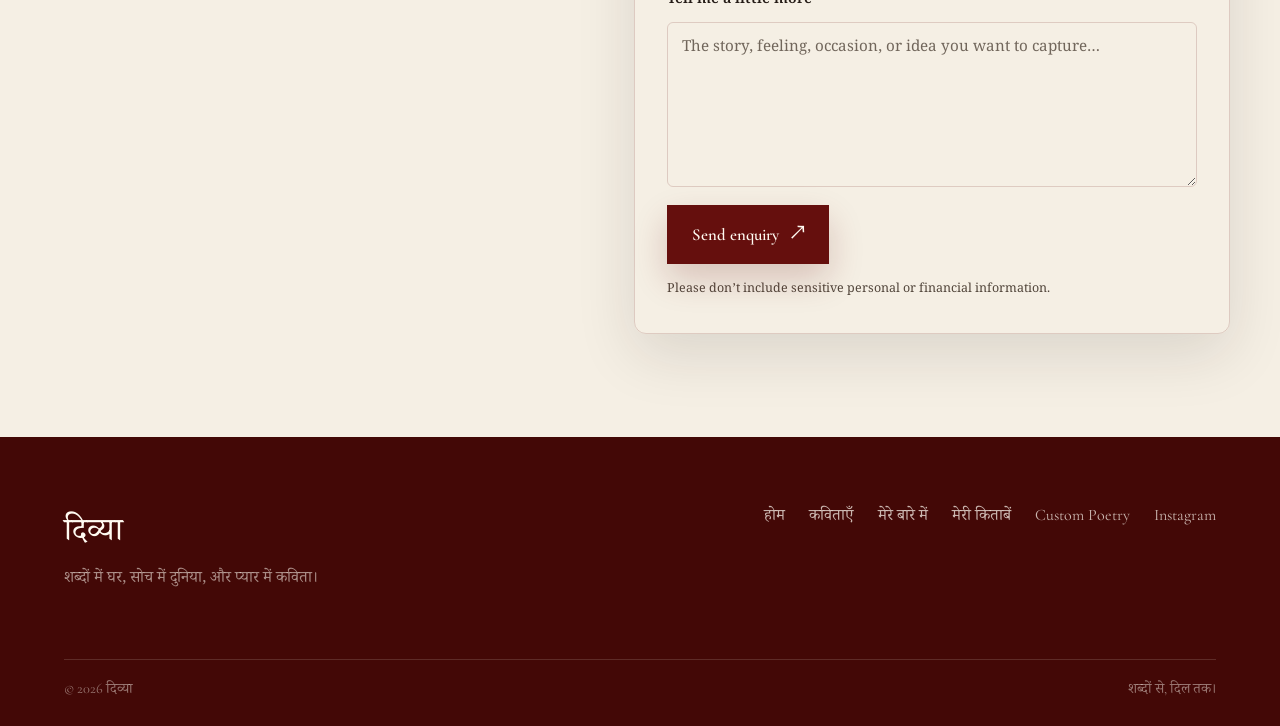
<file: contact.html>
<!DOCTYPE html>
<html lang="hi">

<head>

  <meta charset="UTF-8">

  <meta
    name="viewport"
    content="width=device-width, initial-scale=1.0"
  >

  <meta
    name="description"
    content="Custom Poetry by Divya — अपनी कहानी, भावना या खास मौके के लिए निजी कविता लिखवाएँ।"
  >

  <meta
    name="author"
    content="दिव्या"
  >

  <meta
    name="theme-color"
    content="#650F0D"
  >

  <title>Custom Poetry — दिव्या</title>


  <!-- =====================================================
       GOOGLE FONTS
  ====================================================== -->

  <link
    rel="preconnect"
    href="https://fonts.googleapis.com"
  >

  <link
    rel="preconnect"
    href="https://fonts.gstatic.com"
    crossorigin
  >

  <link
    href="https://fonts.googleapis.com/css2?family=Cormorant+Garamond:wght@400;500;600;700&family=Noto+Serif+Devanagari:wght@400;500;600;700&display=swap"
    rel="stylesheet"
  >


  <!-- =====================================================
       MAIN CSS
  ====================================================== -->

  <link
    rel="stylesheet"
    href="css/style.css"
  >


  <!-- =====================================================
       SEO
  ====================================================== -->

  <link
    rel="canonical"
    href="https://YOUR-DOMAIN-HERE/contact.html"
  >

  <meta
    property="og:title"
    content="Custom Poetry — दिव्या"
  >

  <meta
    property="og:description"
    content="कुछ अपने लिए लिखवाना है? अपनी कहानी लेकर आइए।"
  >

  <meta
    property="og:type"
    content="website"
  >

  <meta
    property="og:url"
    content="https://YOUR-DOMAIN-HERE/contact.html"
  >

</head>


<body data-page="contact">


  <!-- =====================================================
       ACCESSIBILITY
  ====================================================== -->

  <a
    class="skip-link"
    href="#main-content"
  >
    मुख्य सामग्री पर जाएँ
  </a>



  <!-- =====================================================
       HEADER
  ====================================================== -->

  <header class="site-header">

    <div class="nav-shell">


      <!-- Brand -->

      <a
        class="brand"
        href="index.html"
        aria-label="दिव्या होम"
      >
        दिव्या
      </a>



      <!-- Desktop Navigation -->

      <nav
        class="desktop-nav"
        aria-label="मुख्य नेविगेशन"
      >

        <a
          href="index.html"
          data-page="home"
        >
          होम
        </a>


        <a
          href="poems.html"
          data-page="poems"
        >
          कविताएँ
        </a>


        <a
          href="about.html"
          data-page="about"
        >
          मेरे बारे में
        </a>


        <a
          href="books.html"
          data-page="books"
        >
          मेरी किताबें
        </a>


        <a
          href="contact.html"
          data-page="contact"
        >
          Custom Poetry
        </a>


        <a
          href="https://www.instagram.com/divzz.says__/"
          target="_blank"
          rel="noopener noreferrer"
        >
          Instagram
        </a>

      </nav>



      <!-- Light / dark theme toggle -->
      <button class="theme-toggle" type="button" aria-label="Switch to dark mode" aria-pressed="false">
        <span class="theme-icon theme-icon-sun" aria-hidden="true">☼</span>
        <span class="theme-toggle-track" aria-hidden="true"><span class="theme-toggle-thumb"></span></span>
        <span class="theme-icon theme-icon-moon" aria-hidden="true">☾</span>
      </button>

      <!-- Mobile Menu Button -->

      <button
        class="menu-toggle"
        type="button"
        aria-expanded="false"
        aria-controls="mobile-navigation"
        aria-label="मेन्यू खोलें"
      >

        <span></span>
        <span></span>
        <span></span>

      </button>

    </div>



    <!-- Mobile Navigation -->

    <nav
      id="mobile-navigation"
      class="mobile-nav"
      aria-label="मोबाइल नेविगेशन"
      aria-hidden="true"
    >

      <a
        href="index.html"
        data-page="home"
      >
        होम
      </a>


      <a
        href="poems.html"
        data-page="poems"
      >
        कविताएँ
      </a>


      <a
        href="about.html"
        data-page="about"
      >
        मेरे बारे में
      </a>


      <a
        href="books.html"
        data-page="books"
      >
        मेरी किताबें
      </a>


      <a
        href="contact.html"
        data-page="contact"
      >
        Custom Poetry
      </a>


      <a
        href="https://www.instagram.com/divzz.says__/"
        target="_blank"
        rel="noopener noreferrer"
      >
        Instagram ↗
      </a>

    </nav>

  </header>



  <!-- =====================================================
       MAIN
  ====================================================== -->

  <main id="main-content">


    <!-- ===================================================
         CUSTOM POETRY HERO
    ==================================================== -->

    <section class="contact-hero dark-section">

      <div
        class="contact-orbit"
        aria-hidden="true"
      ></div>


      <div class="contact-copy reveal">

        <p class="eyebrow light">
          Custom Poetry
        </p>


        <h1>

          कुछ अपने लिए

          <br>

          <em>लिखवाना है?</em>

        </h1>


        <p>
          कुछ भावनाएँ ऐसी होती हैं
          जिन्हें हम महसूस तो करते हैं,
          लेकिन शब्द नहीं दे पाते।
        </p>


        <a
          class="button button-light magnetic"
          href="https://www.instagram.com/divzz.says__/"
          target="_blank"
          rel="noopener noreferrer"
        >

          Instagram पर DM करें

          <span aria-hidden="true">
            ↗
          </span>

        </a>

      </div>

    </section>



    <!-- ===================================================
         WHAT IS CUSTOM POETRY
    ==================================================== -->

    <section class="custom-list page-section">

      <div class="section-number">
        01
      </div>


      <div class="custom-intro reveal">

        <p class="eyebrow">
          Custom Poetry
        </p>


        <h2>
          आपकी कहानी,

          <br>

          <em>आपके शब्द।</em>
        </h2>

      </div>



      <div class="custom-description reveal">

        <p>
          Custom poetry का मतलब है
          किसी खास इंसान, रिश्ते,
          भावना या मौके के लिए
          एक निजी कविता लिखना।
        </p>


        <p>
          आपको बस अपनी कहानी
          और भावना बतानी है।
          बाकी बातचीत Instagram DM में होगी।
        </p>

      </div>



      <!-- =================================================
           OCCASIONS
      ================================================== -->

      <div class="custom-grid">


        <!-- Love -->

        <article class="custom-item reveal">

          <span>
            01
          </span>


          <h3>
            प्रेम
          </h3>


          <p>
            जो कहना है,
            लेकिन सीधे कह पाना मुश्किल है।
          </p>

        </article>



        <!-- Birthday -->

        <article class="custom-item reveal reveal-delay">

          <span>
            02
          </span>


          <h3>
            जन्मदिन
          </h3>


          <p>
            एक साधारण शुभकामना से
            थोड़ा अधिक निजी।
          </p>

        </article>



        <!-- Anniversary -->

        <article class="custom-item reveal">

          <span>
            03
          </span>


          <h3>
            सालगिरह
          </h3>


          <p>
            साथ बिताए समय को
            शब्दों में रखने के लिए।
          </p>

        </article>



        <!-- Proposal -->

        <article class="custom-item reveal reveal-delay">

          <span>
            04
          </span>


          <h3>
            प्रपोज़ल
          </h3>


          <p>
            उस एक सवाल के लिए
            जिसे याद रखा जाना है।
          </p>

        </article>



        <!-- Friendship -->

        <article class="custom-item reveal">

          <span>
            05
          </span>


          <h3>
            दोस्ती
          </h3>


          <p>
            उन लोगों के लिए
            जो घर जैसे लगते हैं।
          </p>

        </article>



        <!-- Personal Story -->

        <article class="custom-item reveal reveal-delay">

          <span>
            06
          </span>


          <h3>
            व्यक्तिगत कहानी
          </h3>


          <p>
            आपकी कहानी को
            आपकी तरह कहने के लिए।
          </p>

        </article>



        <!-- Gift -->

        <article class="custom-item reveal">

          <span>
            07
          </span>


          <h3>
            उपहार
          </h3>


          <p>
            कुछ ऐसा जो खोला नहीं,
            पढ़ा जाए।
          </p>

        </article>



        <!-- Memories -->

        <article class="custom-item reveal reveal-delay">

          <span>
            08
          </span>


          <h3>
            यादें
          </h3>


          <p>
            किसी पल को शब्दों में
            थोड़ी देर और रोकने के लिए।
          </p>

        </article>

      </div>

    </section>



    <!-- ===================================================
         HOW IT WORKS
    ==================================================== -->

    <section class="custom-process dark-section">

      <div class="section-number light">
        02
      </div>


      <div class="custom-process-inner">


        <div class="custom-process-heading reveal">

          <p class="eyebrow light">
            कैसे होगा?
          </p>


          <h2>
            कहानी से कविता तक।
          </h2>

        </div>



        <div class="process-grid">


          <!-- Step 01 -->

          <article class="process-item reveal">

            <span>
              01
            </span>


            <h3>
              आप बताइए
            </h3>


            <p>
              Instagram DM में अपनी कहानी,
              occasion या भावना बताइए।
            </p>

          </article>



          <!-- Step 02 -->

          <article class="process-item reveal reveal-delay">

            <span>
              02
            </span>


            <h3>
              हम समझेंगे
            </h3>


            <p>
              बातचीत के ज़रिए यह समझा जाएगा
              कि कविता में क्या महसूस होना चाहिए।
            </p>

          </article>



          <!-- Step 03 -->

          <article class="process-item reveal reveal-delay-2">

            <span>
              03
            </span>


            <h3>
              कविता लिखी जाएगी
            </h3>


            <p>
              आपकी कहानी और भावना के आधार पर
              एक निजी कविता तैयार की जाएगी।
            </p>

          </article>



          <!-- Step 04 -->

          <article class="process-item reveal">

            <span>
              04
            </span>


            <h3>
              आपकी कविता
            </h3>


            <p>
              आपकी कहानी अब
              आपके शब्दों में होगी।
            </p>

          </article>

        </div>

      </div>

    </section>



    <!-- ===================================================
         WHAT TO SEND
    ==================================================== -->

    <section class="message-guide page-section">

      <div class="section-number">
        03
      </div>


      <div class="message-guide-grid reveal">


        <div>

          <p class="eyebrow">
            DM में क्या भेजें?
          </p>


          <h2>
            जितना बताना चाहें,
            उतना बताइए।
          </h2>

        </div>


        <div class="message-guide-list">

          <div class="guide-row">

            <span>
              01
            </span>

            <p>
              कविता किसके लिए है?
            </p>

          </div>


          <div class="guide-row">

            <span>
              02
            </span>

            <p>
              कौन-सा occasion या वजह है?
            </p>

          </div>


          <div class="guide-row">

            <span>
              03
            </span>

            <p>
              आप क्या महसूस करते हैं?
            </p>

          </div>


          <div class="guide-row">

            <span>
              04
            </span>

            <p>
              कविता में कोई खास बात
              या memory शामिल करनी है?
            </p>

          </div>


          <div class="guide-row">

            <span>
              05
            </span>

            <p>
              बाकी जो दिल करे,
              वह भी लिख दीजिए।
            </p>

          </div>

        </div>

      </div>

    </section>



    <!-- ===================================================
         FINAL INSTAGRAM CTA
    ==================================================== -->

    <section class="contact-final page-section">

      <div class="contact-final-inner reveal">

        <p class="eyebrow">
          शुरुआत यहीं से करें
        </p>


        <h2>
          अपनी कहानी लेकर आइए।
        </h2>


        <p>
          कोई perfect format नहीं चाहिए।
          बस message कीजिए और बताइए
          कि आप क्या महसूस करते हैं।
        </p>


        <a
          class="button button-primary magnetic"
          href="https://www.instagram.com/divzz.says__/"
          target="_blank"
          rel="noopener noreferrer"
        >

          @divzz.says__ पर DM करें

          <span aria-hidden="true">
            ↗
          </span>

        </a>


        <div class="contact-secondary">

          <p>
            या पहले मेरी कविताएँ पढ़ें।
          </p>


          <a
            class="text-link"
            href="poems.html"
          >

            कविताएँ पढ़ें

            <span aria-hidden="true">
              →
            </span>

          </a>

        </div>

      </div>

    </section>

  </main>



  <!-- =====================================================
       FOOTER
  ====================================================== -->

  

    <!-- Restored contact form; original Formspree endpoint preserved -->
    <section class="contact-form-section page-section" id="contact-form">
      <div class="contact-form-intro">
        <p class="eyebrow">LET’S CREATE SOMETHING PERSONAL</p>
        <h2>Tell me what you have in mind.</h2>
        <p>Share a little about the person, feeling, occasion, or idea. I’ll get back to you by email.</p>
        <p class="contact-email-note">Your message will be sent to <strong>dimvyaatwork@gmail.com</strong>.</p>
      </div>

      <form class="professional-contact-form" action="https://formspree.io/f/mzeedbbr" method="POST">
        <input type="hidden" name="_subject" value="New enquiry from Divya's poetry website">
        <div class="form-field">
          <label for="contact-name">Your name <span aria-hidden="true">*</span></label>
          <input id="contact-name" name="name" type="text" autocomplete="name" placeholder="Your name" required>
        </div>
        <div class="form-field">
          <label for="contact-email">Email address <span aria-hidden="true">*</span></label>
          <input id="contact-email" name="email" type="email" autocomplete="email" placeholder="you@example.com" required>
        </div>
        <div class="form-field">
          <label for="contact-type">What are you looking for? <span aria-hidden="true">*</span></label>
          <select id="contact-type" name="enquiry_type" required>
            <option value="" selected disabled>Choose an enquiry type</option>
            <option>Custom poetry</option>
            <option>Song lyrics</option>
            <option>Gift or special occasion</option>
            <option>Collaboration</option>
            <option>Something else</option>
          </select>
        </div>
        <div class="form-field">
          <label for="contact-message">Tell me a little more <span aria-hidden="true">*</span></label>
          <textarea id="contact-message" name="message" rows="5" placeholder="The story, feeling, occasion, or idea you want to capture…" required></textarea>
        </div>
        <button class="button button-primary form-submit" type="submit">Send enquiry <span aria-hidden="true">↗</span></button>
        <p class="form-privacy-note">Please don’t include sensitive personal or financial information.</p>
      </form>
    </section>

<footer class="site-footer">

    <div class="footer-inner">


      <div>

        <a
          class="footer-brand"
          href="index.html"
        >
          दिव्या
        </a>


        <p>
          शब्दों में घर,
          सोच में दुनिया,
          और प्यार में कविता।
        </p>

      </div>



      <nav
        aria-label="फुटर नेविगेशन"
      >

        <a href="index.html">
          होम
        </a>


        <a href="poems.html">
          कविताएँ
        </a>


        <a href="about.html">
          मेरे बारे में
        </a>


        <a href="books.html">
          मेरी किताबें
        </a>


        <a href="contact.html">
          Custom Poetry
        </a>


        <a
          href="https://www.instagram.com/divzz.says__/"
          target="_blank"
          rel="noopener noreferrer"
        >
          Instagram
        </a>

      </nav>

    </div>



    <!-- Footer Bottom -->

    <div class="footer-bottom">

      <span>
        © <span data-year></span> दिव्या
      </span>


      <span>
        शब्दों से, दिल तक।
      </span>

    </div>

  </footer>



  <!-- =====================================================
       JAVASCRIPT
  ====================================================== -->

  <script
    src="js/script.js"
    defer
  ></script>

</body>

</html>
</file>
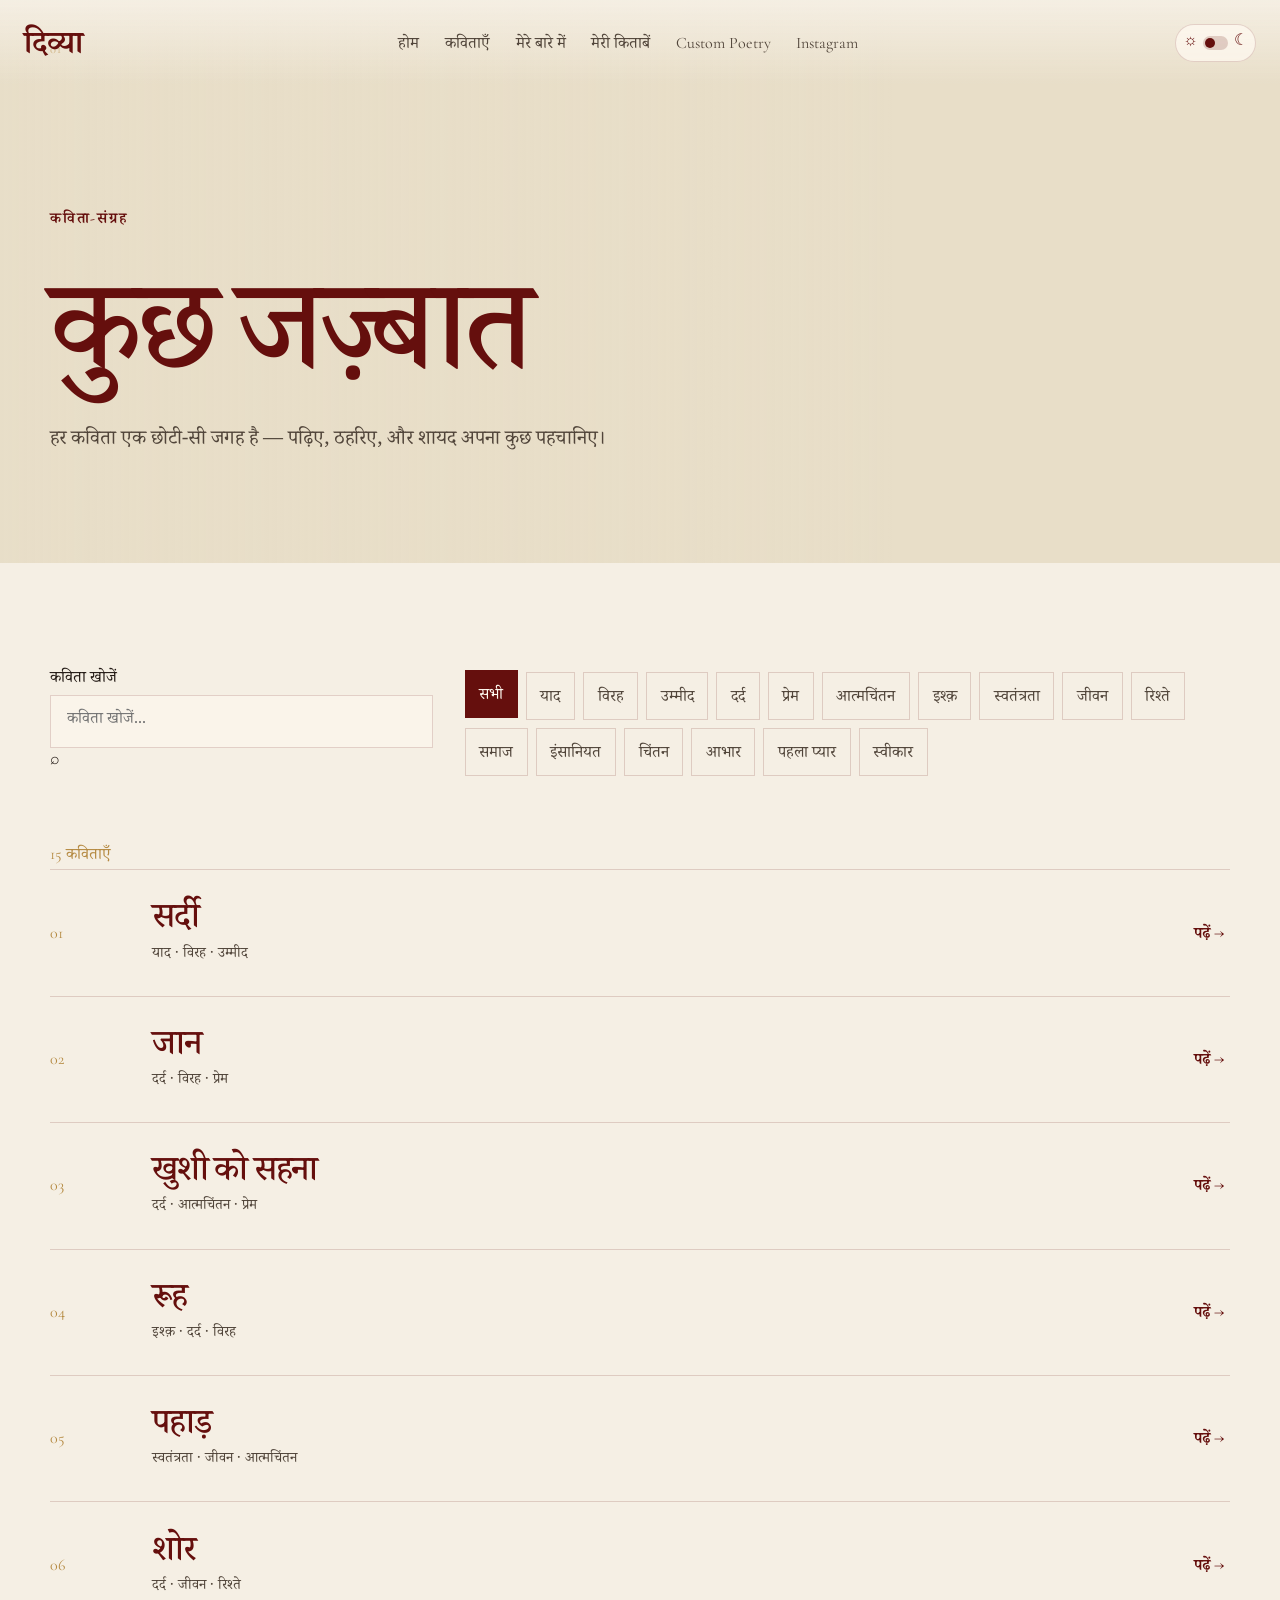
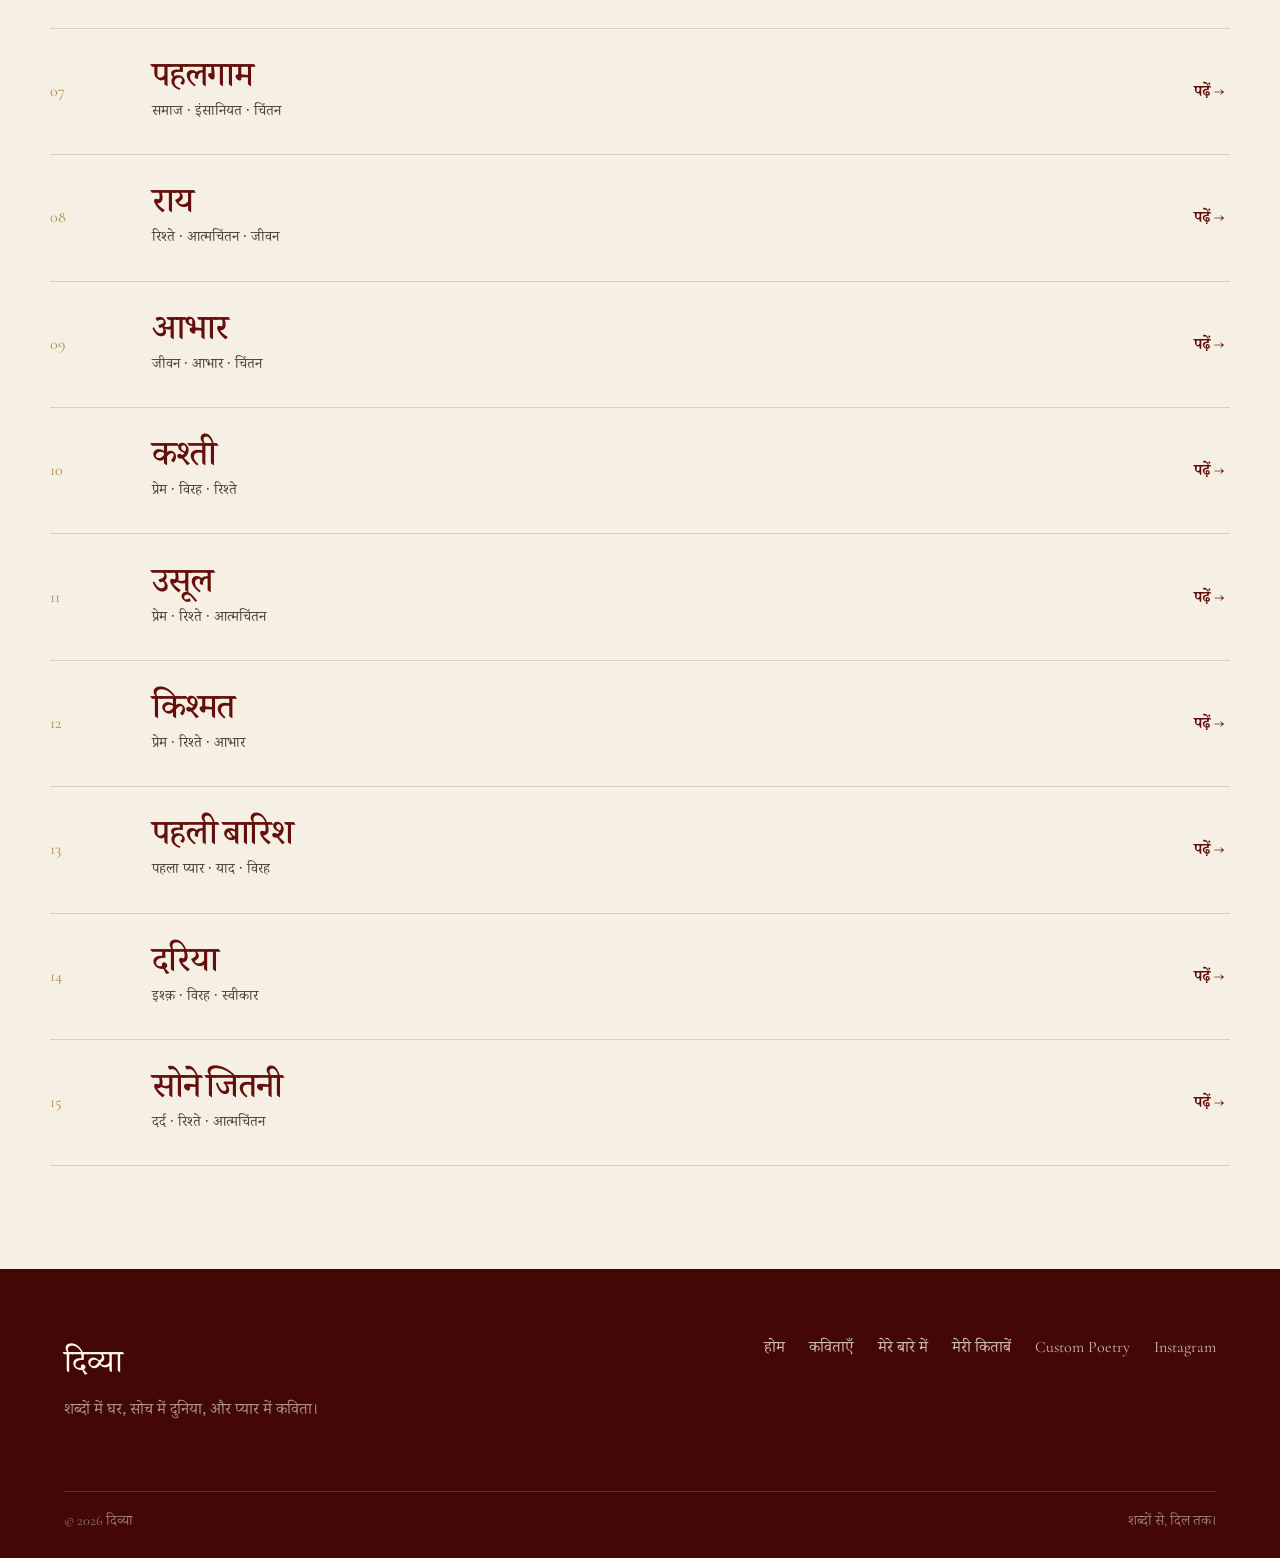
<file: poems.html>
<!DOCTYPE html>
<html lang="hi">
<head>
  <meta charset="UTF-8">

  <meta
    name="viewport"
    content="width=device-width, initial-scale=1.0"
  >

  <meta
    name="description"
    content="दिव्या की हिंदी कविताओं का संग्रह — प्रेम, विरह, दर्द, ज़िंदगी, उम्मीद और विचार।"
  >

  <meta
    name="author"
    content="दिव्या"
  >

  <meta
    name="theme-color"
    content="#650F0D"
  >

  <title>कविताएँ — दिव्या</title>


  <!-- Google Fonts -->

  <link
    rel="preconnect"
    href="https://fonts.googleapis.com"
  >

  <link
    rel="preconnect"
    href="https://fonts.gstatic.com"
    crossorigin
  >

  <link
    href="https://fonts.googleapis.com/css2?family=Cormorant+Garamond:wght@400;500;600;700&family=Noto+Serif+Devanagari:wght@400;500;600;700&display=swap"
    rel="stylesheet"
  >


  <!-- Main CSS -->

  <link
    rel="stylesheet"
    href="css/style.css"
  >


  <!-- SEO -->

  <link
    rel="canonical"
    href="https://YOUR-DOMAIN-HERE/poems.html"
  >

  <meta
    property="og:title"
    content="कविताएँ — दिव्या"
  >

  <meta
    property="og:description"
    content="कुछ जज़्बात, शब्दों में।"
  >

  <meta
    property="og:type"
    content="website"
  >

  <meta
    property="og:url"
    content="https://YOUR-DOMAIN-HERE/poems.html"
  >

</head>


<body data-page="poems">


  <!-- =====================================================
       ACCESSIBILITY
  ====================================================== -->

  <a
    class="skip-link"
    href="#main-content"
  >
    मुख्य सामग्री पर जाएँ
  </a>



  <!-- =====================================================
       HEADER
  ====================================================== -->

  <header class="site-header">

    <div class="nav-shell">


      <!-- Logo -->

      <a
        class="brand"
        href="index.html"
        aria-label="दिव्या होम"
      >
        दिव्या
      </a>



      <!-- Desktop Navigation -->

      <nav
        class="desktop-nav"
        aria-label="मुख्य नेविगेशन"
      >

        <a
          href="index.html"
          data-page="home"
        >
          होम
        </a>


        <a
          href="poems.html"
          data-page="poems"
        >
          कविताएँ
        </a>


        <a
          href="about.html"
          data-page="about"
        >
          मेरे बारे में
        </a>


        <a
          href="books.html"
          data-page="books"
        >
          मेरी किताबें
        </a>


        <a
          href="contact.html"
          data-page="contact"
        >
          Custom Poetry
        </a>


        <a
          href="https://www.instagram.com/divzz.says__/"
          target="_blank"
          rel="noopener noreferrer"
        >
          Instagram
        </a>

      </nav>



      <!-- Light / dark theme toggle -->
      <button class="theme-toggle" type="button" aria-label="Switch to dark mode" aria-pressed="false">
        <span class="theme-icon theme-icon-sun" aria-hidden="true">☼</span>
        <span class="theme-toggle-track" aria-hidden="true"><span class="theme-toggle-thumb"></span></span>
        <span class="theme-icon theme-icon-moon" aria-hidden="true">☾</span>
      </button>

      <!-- Mobile Menu Button -->

      <button
        class="menu-toggle"
        type="button"
        aria-expanded="false"
        aria-controls="mobile-navigation"
        aria-label="मेन्यू खोलें"
      >

        <span></span>
        <span></span>
        <span></span>

      </button>

    </div>



    <!-- Mobile Navigation -->

    <nav
      id="mobile-navigation"
      class="mobile-nav"
      aria-label="मोबाइल नेविगेशन"
      aria-hidden="true"
    >

      <a
        href="index.html"
        data-page="home"
      >
        होम
      </a>


      <a
        href="poems.html"
        data-page="poems"
      >
        कविताएँ
      </a>


      <a
        href="about.html"
        data-page="about"
      >
        मेरे बारे में
      </a>


      <a
        href="books.html"
        data-page="books"
      >
        मेरी किताबें
      </a>


      <a
        href="contact.html"
        data-page="contact"
      >
        Custom Poetry
      </a>


      <a
        href="https://www.instagram.com/divzz.says__/"
        target="_blank"
        rel="noopener noreferrer"
      >
        Instagram ↗
      </a>

    </nav>

  </header>



  <!-- =====================================================
       MAIN
  ====================================================== -->

  <main id="main-content">


    <!-- ===================================================
         POEMS HERO
    ==================================================== -->

    <section class="inner-hero poems-hero page-section">

      <div class="section-number">
        01
      </div>


      <div class="inner-hero-copy reveal">

        <p class="eyebrow">
          कविता-संग्रह
        </p>


        <h1>
          कुछ जज़्बात
        </h1>


        <p>
          हर कविता एक छोटी-सी जगह है —
          पढ़िए, ठहरिए,
          और शायद अपना कुछ पहचानिए।
        </p>

      </div>

    </section>



    <!-- ===================================================
         POETRY ARCHIVE
    ==================================================== -->

    <section class="poetry-archive page-section">


      <!-- Search + Filters -->

      <div class="archive-toolbar reveal">


        <!-- Search -->

        <label class="search-box">

          <span class="sr-only">
            कविता खोजें
          </span>


          <input
            id="poem-search"
            type="search"
            placeholder="कविता खोजें..."
            autocomplete="off"
            aria-label="कविता खोजें"
          >


          <span aria-hidden="true">
            ⌕
          </span>

        </label>



        <!-- Filters -->

        <div
          class="filter-row"
          id="poem-filters"
          aria-label="कविता विषय फ़िल्टर"
        >

        </div>

      </div>



      <!-- Result Count -->

      <div
        id="poem-count"
        class="poem-count"
        aria-live="polite"
      >
      </div>



      <!-- Poems will be inserted here by JavaScript -->

      <div
        id="poem-list"
        class="poem-list"
        aria-live="polite"
      >
      </div>



      <!-- Empty Search State -->

      <p
        id="poem-empty"
        class="poem-empty"
        hidden
      >
        इस खोज से कोई कविता नहीं मिली।
      </p>

    </section>

  </main>



  <!-- =====================================================
       POEM READER
  ====================================================== -->

  <dialog
    id="poem-reader"
    class="poem-dialog"
    aria-labelledby="reader-title"
  >

    <div class="dialog-inner">


      <!-- Close -->

      <button
        id="reader-close"
        class="dialog-close"
        type="button"
        aria-label="कविता बंद करें"
      >
        ×
      </button>



      <!-- Poem Number -->

      <p
        id="reader-number"
        class="eyebrow"
      >
      </p>



      <!-- Poem Title -->

      <h2
        id="reader-title"
      >
      </h2>



      <!-- Themes -->

      <div
        id="reader-themes"
        class="reader-themes"
      >
      </div>



      <!-- Full Poem -->

      <div
        id="reader-text"
        class="reader-text"
      >
      </div>

    </div>

  </dialog>



  <!-- =====================================================
       FOOTER
  ====================================================== -->

  <footer class="site-footer">

    <div class="footer-inner">


      <div>

        <a
          class="footer-brand"
          href="index.html"
        >
          दिव्या
        </a>


        <p>
          शब्दों में घर,
          सोच में दुनिया,
          और प्यार में कविता।
        </p>

      </div>



      <nav
        aria-label="फुटर नेविगेशन"
      >

        <a href="index.html">
          होम
        </a>


        <a href="poems.html">
          कविताएँ
        </a>


        <a href="about.html">
          मेरे बारे में
        </a>


        <a href="books.html">
          मेरी किताबें
        </a>


        <a href="contact.html">
          Custom Poetry
        </a>


        <a
          href="https://www.instagram.com/divzz.says__/"
          target="_blank"
          rel="noopener noreferrer"
        >
          Instagram
        </a>

      </nav>

    </div>



    <!-- Footer Bottom -->

    <div class="footer-bottom">

      <span>
        © <span data-year></span> दिव्या
      </span>


      <span>
        शब्दों से, दिल तक।
      </span>

    </div>

  </footer>



  <!-- =====================================================
       JAVASCRIPT
  ====================================================== -->

  <script
    src="js/script.js"
    defer
  ></script>

</body>
</html>
</file>
<file: css/style.css>
/* =========================================================
   PROJECT 2 — DIVYA POETRY WEBSITE
   Main stylesheet
   ========================================================= */


/* =========================================================
   01. DESIGN TOKENS
   ========================================================= */

:root {

  --paper: #E8DEC8;
  --paper-light: #F5EFE4;
  --paper-aged: #D8CCB4;
  --paper-shadow: #C7B99D;

  --burgundy: #650F0D;
  --burgundy-deep: #430806;
  --wine: #7B1B18;

  --gold: #B58A42;
  --gold-light: #D2AE62;

  --ink: #241B16;
  --ink-soft: #51453A;

  --white: #FFFAF1;

  --content-width: 1080px;

  --serif: "Noto Serif Devanagari", serif;
  --display: "Cormorant Garamond", "Noto Serif Devanagari", serif;

  --ease: cubic-bezier(0.22, 1, 0.36, 1);

  --shadow-soft:
    0 20px 60px rgba(36, 27, 22, 0.12);

  --shadow-deep:
    0 35px 90px rgba(36, 27, 22, 0.22);

  --border:
    rgba(101, 15, 13, 0.16);
}


/* =========================================================
   02. RESET
   ========================================================= */

*,
*::before,
*::after {
  box-sizing: border-box;
}


html {
  scroll-behavior: smooth;
}


body {
  margin: 0;
  background: var(--paper-light);
  color: var(--ink);
  font-family: var(--serif);
  font-size: 16px;
  line-height: 1.8;
  overflow-x: hidden;
}


img {
  display: block;
  max-width: 100%;
}


button,
input,
textarea,
select {
  font: inherit;
}


button,
a {
  -webkit-tap-highlight-color: transparent;
}


a {
  color: inherit;
  text-decoration: none;
}


button {
  border: 0;
  background: none;
  cursor: pointer;
}


::selection {
  background: var(--burgundy);
  color: var(--white);
}


/* =========================================================
   03. ACCESSIBILITY
   ========================================================= */

.skip-link {
  position: fixed;
  top: 1rem;
  left: 1rem;
  z-index: 9999;

  padding: 0.7rem 1rem;

  background: var(--burgundy);
  color: var(--white);

  transform: translateY(-150%);
  transition: transform 0.3s ease;
}


.skip-link:focus {
  transform: translateY(0);
}


:focus-visible {
  outline: 2px solid var(--gold);
  outline-offset: 5px;
}


/* =========================================================
   04. GLOBAL TYPOGRAPHY
   ========================================================= */

h1,
h2,
h3,
h4,
p {
  margin-top: 0;
}


h1,
h2,
h3 {
  font-family: var(--display);
  font-weight: 500;
  line-height: 1.1;
}


h1 {
  font-size: clamp(3.8rem, 9vw, 8rem);
  letter-spacing: -0.04em;
}


h2 {
  font-size: clamp(2.7rem, 6vw, 5.5rem);
  letter-spacing: -0.035em;
}


h3 {
  font-size: clamp(1.7rem, 3vw, 2.5rem);
}


p {
  color: var(--ink-soft);
}


em {
  font-style: italic;
}


.eyebrow {
  margin-bottom: 1.2rem;

  color: var(--burgundy);

  font-family: var(--display);
  font-size: 0.95rem;
  font-weight: 600;

  letter-spacing: 0.12em;
  text-transform: uppercase;
}


.eyebrow.light {
  color: var(--gold-light);
}


/* =========================================================
   05. GLOBAL LAYOUT
   ========================================================= */

.page-section {
  position: relative;

  width: min(
    calc(100% - 3rem),
    var(--content-width)
  );

  margin-inline: auto;

  padding-block: clamp(5rem, 11vw, 10rem);
}


.section-number {
  position: absolute;

  top: clamp(2rem, 5vw, 4rem);
  left: 0;

  color: var(--gold);

  font-family: var(--display);
  font-size: 0.85rem;
  letter-spacing: 0.12em;
}


.section-number.light {
  color: var(--gold-light);
}


/* =========================================================
   06. HEADER
   ========================================================= */

.site-header {
  position: fixed;

  top: 0;
  left: 0;

  z-index: 1000;

  width: 100%;

  background:
    linear-gradient(
      to bottom,
      rgba(245, 239, 228, 0.96),
      rgba(245, 239, 228, 0)
    );

  transition:
    background 0.4s var(--ease),
    box-shadow 0.4s var(--ease),
    transform 0.4s var(--ease);
}


.site-header.scrolled {
  background: rgba(245, 239, 228, 0.94);

  box-shadow:
    0 8px 30px rgba(36, 27, 22, 0.08);

  backdrop-filter: blur(12px);
}


.nav-shell {
  width: min(
    calc(100% - 3rem),
    1280px
  );

  min-height: 86px;

  margin-inline: auto;

  display: flex;
  align-items: center;
  justify-content: space-between;
  gap: 2rem;
}


.brand {
  position: relative;

  color: var(--burgundy);

  font-family: var(--display);
  font-size: 2rem;
  font-weight: 600;

  letter-spacing: -0.03em;
}


.brand::after {
  content: "";

  position: absolute;

  left: 0;
  bottom: -0.1rem;

  width: 0;
  height: 1px;

  background: var(--gold);

  transition: width 0.4s var(--ease);
}


.brand:hover::after {
  width: 100%;
}


.desktop-nav {
  display: flex;
  align-items: center;
  gap: clamp(1rem, 2vw, 2rem);
}


.desktop-nav a {
  position: relative;

  padding-block: 0.5rem;

  color: var(--ink-soft);

  font-family: var(--display);
  font-size: 1rem;

  transition:
    color 0.3s ease,
    transform 0.3s var(--ease);
}


.desktop-nav a::after {
  content: "";

  position: absolute;

  left: 50%;
  bottom: 0;

  width: 0;
  height: 1px;

  background: var(--gold);

  transform: translateX(-50%);

  transition: width 0.3s var(--ease);
}


.desktop-nav a:hover,
.desktop-nav a.active {
  color: var(--burgundy);
}


.desktop-nav a:hover::after,
.desktop-nav a.active::after {
  width: 100%;
}


/* =========================================================
   07. MOBILE NAVIGATION
   ========================================================= */

.menu-toggle {
  display: none;

  width: 46px;
  height: 46px;

  position: relative;

  border: 1px solid var(--border);

  background: rgba(255, 250, 241, 0.65);

  align-items: center;
  justify-content: center;
  flex-direction: column;
  gap: 5px;
}


.menu-toggle span {
  display: block;

  width: 20px;
  height: 1px;

  background: var(--burgundy);

  transition:
    transform 0.35s var(--ease),
    opacity 0.25s ease;
}


.menu-toggle.open span:nth-child(1) {
  transform: translateY(6px) rotate(45deg);
}


.menu-toggle.open span:nth-child(2) {
  opacity: 0;
}


.menu-toggle.open span:nth-child(3) {
  transform: translateY(-6px) rotate(-45deg);
}


.mobile-nav {
  display: none;

  padding: 1rem 1.5rem 2rem;

  background: rgba(245, 239, 228, 0.98);

  border-top: 1px solid var(--border);
}


.mobile-nav a {
  display: block;

  padding: 0.9rem 0;

  border-bottom: 1px solid var(--border);

  color: var(--ink);

  font-family: var(--display);
  font-size: 1.4rem;
}


.mobile-nav.open {
  display: block;

  animation: mobileNavIn 0.45s var(--ease);
}


@keyframes mobileNavIn {

  from {
    opacity: 0;
    transform: translateY(-10px);
  }

  to {
    opacity: 1;
    transform: translateY(0);
  }

}


/* =========================================================
   08. BUTTONS
   ========================================================= */

.button {
  position: relative;

  display: inline-flex;
  align-items: center;
  justify-content: center;
  gap: 0.8rem;

  min-height: 52px;

  padding: 0.85rem 1.5rem;

  border: 1px solid transparent;

  font-family: var(--display);
  font-size: 1.05rem;
  font-weight: 600;

  transition:
    transform 0.35s var(--ease),
    background 0.35s ease,
    color 0.35s ease,
    border-color 0.35s ease;
}


.button span {
  font-family: Arial, sans-serif;
  font-size: 0.95em;

  transition: transform 0.35s var(--ease);
}


.button:hover {
  transform: translateY(-3px);
}


.button:hover span {
  transform: translate(3px, -3px);
}


.button-primary {
  background: var(--burgundy);
  color: var(--white);

  box-shadow:
    0 15px 35px rgba(101, 15, 13, 0.2);
}


.button-primary:hover {
  background: var(--burgundy-deep);
}


.button-ghost {
  border-color: var(--border);
  color: var(--burgundy);
}


.button-ghost:hover {
  border-color: var(--gold);
  background: rgba(181, 138, 66, 0.06);
}


.button-light {
  background: var(--paper-light);
  color: var(--burgundy);
}


.button-light:hover {
  background: var(--white);
}


/* =========================================================
   09. REVEAL ANIMATIONS
   ========================================================= */

.reveal {
  opacity: 0;

  transform:
    translateY(35px);

  transition:
    opacity 0.9s var(--ease),
    transform 0.9s var(--ease);
}


.reveal.visible {
  opacity: 1;
  transform: translateY(0);
}


.reveal-delay {
  transition-delay: 0.12s;
}


.reveal-delay-2 {
  transition-delay: 0.24s;
}


/* =========================================================
   10. INNER PAGE HERO
   ========================================================= */

.inner-hero {
  min-height: 70vh;

  padding-top: clamp(10rem, 17vw, 14rem);

  display: flex;
  align-items: flex-end;
}


.inner-hero-copy {
  max-width: 850px;

  padding-left: clamp(2rem, 8vw, 7rem);
}


.inner-hero-copy h1 {
  margin-bottom: 1.5rem;
}


.inner-hero-copy > p:last-child {
  max-width: 600px;

  font-size: clamp(1.1rem, 2vw, 1.35rem);
}


/* =========================================================
   11. DARK SECTIONS
   ========================================================= */

.dark-section {
  position: relative;

  background:
    radial-gradient(
      circle at 20% 20%,
      rgba(181, 138, 66, 0.08),
      transparent 35%
    ),
    var(--burgundy-deep);

  color: var(--white);

  overflow: hidden;
}


.dark-section p {
  color: rgba(255, 250, 241, 0.72);
}


/* =========================================================
   12. HOME HERO
   ========================================================= */

.home-hero {
  position: relative;

  min-height: 100vh;

  padding:
    10rem
    max(1.5rem, 5vw)
    5rem;

  display: grid;
  grid-template-columns:
    minmax(0, 1.05fr)
    minmax(320px, 0.95fr);

  align-items: center;
  gap: clamp(2rem, 6vw, 7rem);

  overflow: hidden;

  background:
    radial-gradient(
      circle at 80% 30%,
      rgba(181, 138, 66, 0.11),
      transparent 28%
    ),
    var(--paper-light);
}


.home-hero::before {
  content: "";

  position: absolute;

  width: 420px;
  height: 420px;

  right: -160px;
  top: 18%;

  border: 1px solid rgba(181, 138, 66, 0.25);
  border-radius: 50%;

  animation: slowRotate 24s linear infinite;
}


.hero-copy {
  position: relative;
  z-index: 2;

  max-width: 700px;

  padding-left: clamp(0rem, 4vw, 4rem);
}


.hero-copy h1 {
  margin-bottom: 1.8rem;

  color: var(--burgundy);
}


.hero-copy > p {
  max-width: 580px;

  font-size: clamp(1.1rem, 2vw, 1.35rem);
}


.hero-actions {
  margin-top: 2rem;

  display: flex;
  flex-wrap: wrap;
  gap: 0.8rem;
}


.hero-orbit {
  position: relative;

  width: min(42vw, 520px);
  aspect-ratio: 1;

  margin-inline: auto;
}


.hero-orbit::before,
.hero-orbit::after {
  content: "";

  position: absolute;

  inset: 5%;

  border: 1px solid rgba(181, 138, 66, 0.35);
  border-radius: 50%;

  animation: slowRotate 18s linear infinite;
}


.hero-orbit::after {
  inset: 18%;

  border-color: rgba(101, 15, 13, 0.18);

  animation-direction: reverse;
  animation-duration: 13s;
}


.hero-note {
  position: absolute;

  inset: 20%;

  display: grid;
  place-items: center;

  padding: 2rem;

  border-radius: 50%;

  background:
    radial-gradient(
      circle,
      rgba(101, 15, 13, 0.96),
      rgba(67, 8, 6, 0.98)
    );

  color: var(--white);

  text-align: center;

  box-shadow: var(--shadow-deep);

  animation: breathing 5s ease-in-out infinite;
}


.hero-note p {
  max-width: 260px;

  color: var(--white);

  font-family: var(--display);
  font-size: clamp(1.5rem, 3vw, 2.4rem);
  line-height: 1.15;
}


/* =========================================================
   13. HOME INTRO
   ========================================================= */

.intro-section {
  padding-block: clamp(6rem, 12vw, 11rem);
}


.editorial-grid {
  display: grid;

  grid-template-columns:
    minmax(180px, 0.35fr)
    minmax(0, 1fr);

  gap: clamp(2rem, 8vw, 9rem);

  align-items: start;
}


.intro-text {
  max-width: 720px;
}


.intro-text h2 {
  margin-bottom: 2rem;

  color: var(--burgundy);
}


.intro-text p {
  max-width: 650px;

  font-size: clamp(1.05rem, 1.8vw, 1.2rem);
}


/* =========================================================
   14. FEATURED POEM
   ========================================================= */

.featured-poem {
  position: relative;

  padding-block: clamp(6rem, 12vw, 11rem);

  background:
    linear-gradient(
      135deg,
      var(--paper-aged),
      var(--paper-light)
    );

  overflow: hidden;
}


.featured-poem::before {
  content: "";

  position: absolute;

  width: 500px;
  height: 500px;

  right: -250px;
  top: -150px;

  border: 1px solid rgba(181, 138, 66, 0.3);
  border-radius: 50%;

  animation: slowRotate 30s linear infinite;
}


.poem-feature-layout {
  width: min(
    calc(100% - 3rem),
    var(--content-width)
  );

  margin-inline: auto;

  display: grid;

  grid-template-columns:
    100px
    minmax(0, 1fr);

  gap: clamp(2rem, 6vw, 5rem);
}


.poem-mark {
  color: var(--gold);

  font-family: var(--display);
  font-size: 5rem;
  line-height: 1;
}


.featured-poem h2 {
  margin-bottom: 2rem;

  color: var(--burgundy);
}


.featured-poem blockquote {
  max-width: 750px;

  margin: 0;

  padding-left: 2rem;

  border-left: 1px solid var(--gold);

  font-family: var(--serif);
  font-size: clamp(1.25rem, 2.3vw, 1.7rem);
  line-height: 2;
}


.featured-poem blockquote p {
  color: var(--ink);
}


/* =========================================================
   15. ABOUT PREVIEW
   ========================================================= */

.about-preview {
  padding-block: clamp(6rem, 12vw, 10rem);
}


.about-preview-grid {
  display: grid;

  grid-template-columns:
    minmax(280px, 0.85fr)
    minmax(0, 1.15fr);

  gap: clamp(3rem, 8vw, 9rem);

  align-items: center;
}


.portrait-editorial {
  position: relative;

  max-width: 440px;

  margin-inline: auto;
}


.portrait-stage {
  position: relative;

  aspect-ratio: 4 / 5;

  overflow: hidden;

  background: var(--paper-aged);

  box-shadow: var(--shadow-soft);
}


.portrait-stage.large {
  max-width: 520px;
}


.author-cutout {
  position: absolute;

  inset: 0;

  width: 100%;
  height: 100%;

  object-fit: cover;

  object-position: center;

  filter: saturate(0.8) contrast(0.95);

  transition:
    transform 1.2s var(--ease),
    filter 0.8s ease;
}


.portrait-editorial:hover .author-cutout {
  transform: scale(1.035);

  filter:
    saturate(0.95)
    contrast(1);
}


.portrait-ring {
  position: absolute;

  width: 75%;
  aspect-ratio: 1;

  top: -10%;
  right: -25%;

  border: 1px solid var(--gold);

  border-radius: 50%;

  animation: slowRotate 22s linear infinite;
}


.ring-large {
  width: 100%;
  top: -20%;
  right: -35%;
}


.portrait-spark {
  position: absolute;

  width: 8px;
  height: 8px;

  right: 13%;
  bottom: 14%;

  background: var(--gold);

  border-radius: 50%;

  box-shadow:
    0 0 0 8px rgba(181, 138, 66, 0.12),
    0 0 35px rgba(181, 138, 66, 0.45);

  animation: breathing 3s ease-in-out infinite;
}


.portrait-caption {
  margin-top: 1rem;

  color: var(--ink-soft);

  font-family: var(--display);
  font-size: 0.95rem;
}


.about-preview-copy h2 {
  margin-bottom: 1.8rem;

  color: var(--burgundy);
}


.about-preview-copy p {
  max-width: 650px;

  font-size: 1.1rem;
}


.about-preview-copy .text-link {
  margin-top: 1rem;
}


/* =========================================================
   16. TEXT LINKS
   ========================================================= */

.text-link {
  position: relative;

  display: inline-flex;
  align-items: center;
  gap: 0.7rem;

  color: var(--burgundy);

  font-family: var(--display);
  font-size: 1.1rem;
  font-weight: 600;
}


.text-link::after {
  content: "";

  position: absolute;

  left: 0;
  bottom: -0.3rem;

  width: 100%;
  height: 1px;

  background: var(--gold);

  transform: scaleX(0);
  transform-origin: right;

  transition: transform 0.4s var(--ease);
}


.text-link:hover::after {
  transform: scaleX(1);
  transform-origin: left;
}


.text-link span {
  transition: transform 0.35s var(--ease);
}


.text-link:hover span {
  transform: translateX(5px);
}


/* =========================================================
   17. BOOK PREVIEW
   ========================================================= */

.book-preview {
  padding-block: clamp(6rem, 12vw, 11rem);

  background:
    linear-gradient(
      135deg,
      var(--paper-aged),
      var(--paper)
    );
}


.book-preview-grid {
  display: grid;

  grid-template-columns:
    minmax(0, 1fr)
    minmax(260px, 0.75fr);

  gap: clamp(3rem, 9vw, 9rem);

  align-items: center;
}


.book-copy h2 {
  color: var(--burgundy);
}


.book-copy p {
  max-width: 650px;

  font-size: 1.1rem;
}


.book-object {
  position: relative;

  display: block;

  width: min(100%, 340px);

  margin-inline: auto;

  perspective: 1200px;
}


.book-object img {
  position: relative;
  z-index: 2;

  width: 100%;

  aspect-ratio: 2 / 3;

  object-fit: cover;

  box-shadow: var(--shadow-deep);

  transform:
    perspective(1000px)
    rotateY(-5deg)
    rotateX(2deg);

  transition:
    transform 0.8s var(--ease),
    box-shadow 0.8s var(--ease);
}


.book-object:hover img {
  transform:
    perspective(1000px)
    rotateY(0)
    rotateX(0)
    translateY(-8px);

  box-shadow:
    0 45px 90px rgba(36, 27, 22, 0.28);
}


.book-shadow {
  position: absolute;

  z-index: 1;

  left: 8%;
  right: 0;
  bottom: -5%;

  height: 12%;

  background: rgba(36, 27, 22, 0.22);

  filter: blur(22px);

  border-radius: 50%;
}


.small-book {
  width: min(100%, 280px);
}


/* =========================================================
   18. CUSTOM CTA
   ========================================================= */

.custom-cta {
  padding-block: clamp(6rem, 12vw, 10rem);

  background: var(--burgundy);

  color: var(--white);

  overflow: hidden;
}


.cta-inner {
  position: relative;

  width: min(
    calc(100% - 3rem),
    var(--content-width)
  );

  margin-inline: auto;

  display: grid;

  grid-template-columns:
    minmax(0, 1fr)
    minmax(220px, 0.5fr);

  gap: 4rem;

  align-items: center;
}


.custom-cta h2 {
  max-width: 760px;

  color: var(--white);
}


.custom-cta p {
  max-width: 650px;

  color: rgba(255, 250, 241, 0.7);
}


.cta-orbit {
  width: 280px;
  aspect-ratio: 1;

  margin-inline: auto;

  border: 1px solid rgba(210, 174, 98, 0.45);
  border-radius: 50%;

  position: relative;

  animation: slowRotate 22s linear infinite;
}


.cta-orbit::before,
.cta-orbit::after {
  content: "";

  position: absolute;

  border: 1px solid rgba(210, 174, 98, 0.3);
  border-radius: 50%;
}


.cta-orbit::before {
  inset: 20%;
}


.cta-orbit::after {
  inset: 40%;
}


/* =========================================================
   19. INSTAGRAM STRIP
   ========================================================= */

.instagram-strip {
  padding-block: 1.2rem;

  border-top: 1px solid var(--border);
  border-bottom: 1px solid var(--border);

  overflow: hidden;
}


.instagram-inner {
  width: max-content;

  display: flex;
  gap: 4rem;

  animation: marquee 22s linear infinite;
}


.instagram-inner span {
  color: var(--burgundy);

  font-family: var(--display);
  font-size: 1.1rem;
}


/* =========================================================
   20. ABOUT PAGE
   ========================================================= */

.identity-section {
  padding-block: clamp(6rem, 12vw, 10rem);
}


.identity-intro {
  max-width: 820px;

  margin-left: auto;
}


.identity-intro h2 {
  color: var(--burgundy);
}


.identity-grid {
  margin-top: 5rem;

  display: grid;

  grid-template-columns:
    repeat(3, 1fr);

  border-top: 1px solid var(--border);
}


.identity-item {
  padding: 2rem;

  border-right: 1px solid var(--border);
}


.identity-item:last-child {
  border-right: 0;
}


.identity-item span {
  display: block;

  margin-bottom: 1.5rem;

  color: var(--gold);

  font-family: var(--display);
}


.identity-item h3 {
  margin-bottom: 1rem;

  color: var(--burgundy);
}


.identity-item p {
  margin-bottom: 0;
}


.writing-philosophy {
  padding-block: clamp(6rem, 12vw, 10rem);

  background: var(--paper);
}


.philosophy-grid {
  display: grid;

  grid-template-columns:
    minmax(200px, 0.45fr)
    minmax(0, 1fr);

  gap: clamp(2rem, 8vw, 8rem);
}


.philosophy-grid h2 {
  color: var(--burgundy);
}


.about-poetry-section {
  padding-block: clamp(6rem, 12vw, 10rem);
}


.about-poetry-grid {
  display: grid;

  grid-template-columns:
    0.8fr
    1.2fr;

  gap: clamp(3rem, 8vw, 9rem);
}


.about-poetry-heading h2 {
  color: var(--burgundy);
}


.about-poetry-copy p {
  font-size: 1.1rem;
}


.closing-section {
  padding-block: clamp(7rem, 15vw, 12rem);

  background: var(--burgundy);

  text-align: center;
}


.closing-copy {
  width: min(
    calc(100% - 3rem),
    850px
  );

  margin-inline: auto;
}


.closing-copy h2 {
  color: var(--white);
}


.closing-copy p {
  color: rgba(255, 250, 241, 0.72);
}


/* =========================================================
   21. POEMS PAGE
   ========================================================= */

.poetry-archive {
  padding-block: clamp(5rem, 10vw, 9rem);
}


.archive-toolbar {
  margin-bottom: 4rem;

  display: grid;

  grid-template-columns:
    minmax(220px, 1fr)
    minmax(0, 2fr);

  gap: 2rem;

  align-items: end;
}


.search-box {
  position: relative;
}


.search-box label {
  display: block;

  margin-bottom: 0.6rem;

  color: var(--burgundy);

  font-family: var(--display);
}


.search-box input {
  width: 100%;

  min-height: 52px;

  padding:
    0.7rem
    1rem;

  border: 1px solid var(--border);

  background:
    rgba(255, 250, 241, 0.55);

  color: var(--ink);

  outline: none;

  transition:
    border-color 0.3s ease,
    box-shadow 0.3s ease;
}


.search-box input:focus {
  border-color: var(--gold);

  box-shadow:
    0 0 0 4px rgba(181, 138, 66, 0.08);
}


.filter-row {
  display: flex;

  flex-wrap: wrap;

  gap: 0.5rem;
}


.filter-row button {
  padding:
    0.55rem
    0.85rem;

  border: 1px solid var(--border);

  color: var(--ink-soft);

  font-family: var(--display);

  transition:
    background 0.3s ease,
    color 0.3s ease,
    border-color 0.3s ease,
    transform 0.3s var(--ease);
}


.filter-row button:hover,
.filter-row button.active {
  background: var(--burgundy);
  border-color: var(--burgundy);

  color: var(--white);

  transform: translateY(-2px);
}


#poem-count {
  margin-top: 0.8rem;

  color: var(--gold);

  font-family: var(--display);
}


#poem-list {
  border-top: 1px solid var(--border);
}


.poem-list-item {
  position: relative;

  display: grid;

  grid-template-columns:
    70px
    minmax(0, 1fr)
    auto;

  gap: 2rem;

  align-items: center;

  padding-block: 1.7rem;

  border-bottom: 1px solid var(--border);

  transition:
    padding-left 0.4s var(--ease),
    background 0.4s ease;
}


.poem-list-item:hover {
  padding-left: 1rem;

  background:
    rgba(181, 138, 66, 0.045);
}


.poem-list-number {
  color: var(--gold);

  font-family: var(--display);
}


.poem-list-title {
  margin: 0 0 0.4rem;

  color: var(--burgundy);

  font-family: var(--display);
  font-size: clamp(1.6rem, 3vw, 2.2rem);
}


.poem-list-themes {
  color: var(--ink-soft);

  font-size: 0.9rem;
}


.poem-list-open {
  color: var(--burgundy);

  font-family: var(--display);
  font-weight: 600;

  transition: transform 0.3s var(--ease);
}


.poem-list-item:hover .poem-list-open {
  transform: translateX(5px);
}


#poem-empty {
  padding: 5rem 1rem;

  text-align: center;

  color: var(--ink-soft);
}


/* =========================================================
   22. POEM READER DIALOG
   ========================================================= */

.poem-dialog {
  width: min(
    calc(100% - 2rem),
    850px
  );

  max-height: 90vh;

  padding: 0;

  border: 0;

  background: transparent;

  color: var(--ink);

  overflow: visible;
}


.poem-dialog::backdrop {
  background:
    rgba(36, 27, 22, 0.78);

  backdrop-filter: blur(7px);
}


.dialog-inner {
  position: relative;

  max-height: 90vh;

  padding:
    clamp(2rem, 6vw, 5rem);

  background:
    linear-gradient(
      135deg,
      var(--paper-light),
      var(--paper)
    );

  box-shadow: var(--shadow-deep);

  overflow-y: auto;
}


.dialog-close {
  position: absolute;

  top: 1rem;
  right: 1rem;

  width: 42px;
  height: 42px;

  border: 1px solid var(--border);

  color: var(--burgundy);

  font-size: 1.5rem;

  transition:
    background 0.3s ease,
    transform 0.3s var(--ease);
}


.dialog-close:hover {
  background: rgba(101, 15, 13, 0.05);

  transform: rotate(90deg);
}


#reader-number {
  margin-bottom: 0.5rem;

  color: var(--gold);

  font-family: var(--display);
}


#reader-title {
  margin-bottom: 1rem;

  color: var(--burgundy);

  font-size: clamp(2.5rem, 6vw, 5rem);
}


#reader-themes {
  margin-bottom: 2rem;

  color: var(--ink-soft);

  font-family: var(--display);
}


#reader-text {
  padding-left: 1.5rem;

  border-left: 1px solid var(--gold);

  white-space: pre-line;

  font-size: clamp(1.1rem, 2vw, 1.35rem);
  line-height: 2.15;
}


/* =========================================================
   23. BOOKS PAGE
   ========================================================= */

.book-hero {
  display: grid;

  grid-template-columns:
    minmax(280px, 0.85fr)
    minmax(0, 1.15fr);

  gap: clamp(3rem, 9vw, 9rem);

  align-items: center;
}


.book-stage {
  position: relative;

  min-height: 600px;

  display: grid;
  place-items: center;
}


.book-glow {
  position: absolute;

  width: 80%;
  aspect-ratio: 1;

  background:
    radial-gradient(
      circle,
      rgba(181, 138, 66, 0.2),
      transparent 68%
    );

  filter: blur(10px);

  animation: breathing 6s ease-in-out infinite;
}


.book-object-large {
  width: min(100%, 340px);

  transform:
    translateY(15px)
    rotate(-2deg);

  transition:
    transform 0.9s var(--ease);
}


.book-object-large:hover {
  transform:
    translateY(-10px)
    rotate(0deg);
}


.book-details h2 {
  margin-bottom: 1.5rem;

  color: var(--burgundy);
}


.book-lead {
  font-family: var(--display);

  font-size: clamp(1.4rem, 2.5vw, 2rem);

  color: var(--ink);
}


.book-details > p {
  max-width: 650px;
}


.book-facts {
  margin-block: 2.5rem;

  display: flex;

  flex-wrap: wrap;

  border-top: 1px solid var(--border);
  border-bottom: 1px solid var(--border);
}


.book-facts div {
  flex: 1 1 150px;

  padding:
    1rem 1.2rem;

  border-right: 1px solid var(--border);
}


.book-facts div:last-child {
  border-right: 0;
}


.book-facts span,
.book-facts strong {
  display: block;
}


.book-facts span {
  margin-bottom: 0.3rem;

  color: var(--gold);

  font-family: var(--display);
  font-size: 0.85rem;
}


.book-facts strong {
  color: var(--burgundy);

  font-family: var(--display);
  font-size: 1rem;
}


/* =========================================================
   24. BOOK THEMES
   ========================================================= */

.book-themes {
  padding-block: clamp(6rem, 11vw, 9rem);
}


.themes-intro {
  width: min(
    calc(100% - 3rem),
    var(--content-width)
  );

  margin-inline: auto;

  padding-left: clamp(2rem, 8vw, 7rem);
}


.themes-intro h2 {
  color: var(--white);
}


.theme-marquee {
  width: max-content;

  margin-top: 5rem;

  display: flex;

  gap: 3rem;

  animation: marquee 24s linear infinite;
}


.theme-marquee span {
  display: flex;
  align-items: center;
  gap: 3rem;

  color: var(--gold-light);

  font-family: var(--display);
  font-size: clamp(2rem, 5vw, 4rem);
}


.theme-marquee span::after {
  content: "✦";

  font-size: 0.5em;
}


/* =========================================================
   25. BOOK EXPERIENCE
   ========================================================= */

.book-experience-grid {
  display: grid;

  grid-template-columns:
    minmax(280px, 0.8fr)
    minmax(0, 1.2fr);

  gap: clamp(3rem, 8vw, 9rem);
}


.book-experience-heading h2 {
  color: var(--burgundy);
}


.book-experience-copy {
  max-width: 650px;
}


.book-experience-copy p {
  font-size: 1.15rem;
}


.book-experience-copy p + p {
  margin-top: 2rem;
}


/* =========================================================
   26. BOOK PURCHASE
   ========================================================= */

.book-purchase {
  padding-block: clamp(7rem, 13vw, 11rem);

  text-align: center;
}


.book-purchase-inner {
  width: min(
    calc(100% - 3rem),
    800px
  );

  margin-inline: auto;
}


.book-purchase h2 {
  margin-bottom: 2.5rem;

  color: var(--white);
}


/* =========================================================
   27. BOOK CLOSING
   ========================================================= */

.book-closing {
  min-height: 55vh;

  display: grid;
  place-items: center;

  text-align: center;
}


.closing-copy {
  max-width: 800px;
}


.closing-copy h2 {
  color: var(--burgundy);
}


/* =========================================================
   28. CONTACT PAGE
   ========================================================= */

.contact-hero {
  min-height: 90vh;

  padding:
    11rem
    max(1.5rem, 5vw)
    7rem;

  display: grid;
  place-items: center;

  text-align: center;
}


.contact-copy {
  position: relative;
  z-index: 2;

  width: min(
    100%,
    900px
  );

  margin-inline: auto;
}


.contact-copy h1 {
  color: var(--white);
}


.contact-copy > p {
  max-width: 650px;

  margin:
    0
    auto
    2rem;

  font-size: clamp(1.1rem, 2vw, 1.35rem);
}


.contact-orbit {
  position: absolute;

  width: min(75vw, 850px);
  aspect-ratio: 1;

  border: 1px solid rgba(210, 174, 98, 0.15);
  border-radius: 50%;

  animation: slowRotate 30s linear infinite;
}


.contact-orbit::before,
.contact-orbit::after {
  content: "";

  position: absolute;

  border: 1px solid rgba(210, 174, 98, 0.1);
  border-radius: 50%;
}


.contact-orbit::before {
  inset: 15%;
}


.contact-orbit::after {
  inset: 32%;
}


.custom-intro {
  max-width: 750px;

  margin-left: auto;
}


.custom-intro h2 {
  color: var(--burgundy);
}


.custom-description {
  max-width: 680px;

  margin:
    3rem
    auto
    5rem;

  font-size: 1.15rem;
}


.custom-grid {
  display: grid;

  grid-template-columns:
    repeat(2, 1fr);

  border-top: 1px solid var(--border);
}


.custom-item {
  padding:
    2.5rem
    1.5rem;

  border-bottom: 1px solid var(--border);
}


.custom-item:nth-child(odd) {
  border-right: 1px solid var(--border);
}


.custom-item span,
.process-item span {
  color: var(--gold);

  font-family: var(--display);
}


.custom-item h3 {
  margin:
    1rem
    0
    0.7rem;

  color: var(--burgundy);
}


.custom-item p {
  max-width: 430px;

  margin-bottom: 0;
}


.custom-process {
  padding-block: clamp(6rem, 12vw, 10rem);
}


.custom-process-inner {
  width: min(
    calc(100% - 3rem),
    var(--content-width)
  );

  margin-inline: auto;
}


.custom-process-heading {
  max-width: 700px;

  margin-bottom: 5rem;
}


.custom-process-heading h2 {
  color: var(--white);
}


.process-grid {
  display: grid;

  grid-template-columns:
    repeat(4, 1fr);

  border-top: 1px solid rgba(210, 174, 98, 0.25);
}


.process-item {
  padding:
    2rem
    1.5rem;

  border-right: 1px solid rgba(210, 174, 98, 0.25);
}


.process-item:last-child {
  border-right: 0;
}


.process-item h3 {
  margin:
    1rem
    0;

  color: var(--white);

  font-size: 1.7rem;
}


.process-item p {
  margin-bottom: 0;
}


.message-guide-grid {
  display: grid;

  grid-template-columns:
    minmax(280px, 0.8fr)
    minmax(0, 1.2fr);

  gap: clamp(3rem, 8vw, 9rem);
}


.message-guide-grid h2 {
  color: var(--burgundy);
}


.message-guide-list {
  border-top: 1px solid var(--border);
}


.guide-row {
  display: grid;

  grid-template-columns: 50px 1fr;

  gap: 1rem;

  padding-block: 1.2rem;

  border-bottom: 1px solid var(--border);
}


.guide-row span {
  color: var(--gold);

  font-family: var(--display);
}


.guide-row p {
  margin: 0;

  color: var(--ink);
}


.contact-final {
  min-height: 70vh;

  display: grid;
  place-items: center;

  text-align: center;
}


.contact-final-inner {
  width: min(
    calc(100% - 3rem),
    800px
  );

  margin-inline: auto;
}


.contact-final h2 {
  color: var(--burgundy);
}


.contact-final-inner > p {
  max-width: 620px;

  margin-inline: auto;

  font-size: 1.15rem;
}


.contact-secondary {
  margin-top: 3rem;
}


.contact-secondary p {
  margin-bottom: 0.5rem;

  font-family: var(--display);
}


/* =========================================================
   29. FOOTER
   ========================================================= */

.site-footer {
  padding:
    4rem
    max(1.5rem, 5vw)
    1.5rem;

  background: var(--burgundy-deep);

  color: var(--white);
}


.footer-inner {
  width: min(
    100%,
    1280px
  );

  margin-inline: auto;

  display: grid;

  grid-template-columns:
    1fr
    auto;

  gap: 3rem;
}


.footer-brand {
  display: inline-block;

  margin-bottom: 0.5rem;

  color: var(--white);

  font-family: var(--display);
  font-size: 2rem;
}


.footer-inner p {
  max-width: 350px;

  margin-bottom: 0;

  color: rgba(255, 250, 241, 0.55);
}


.footer-inner nav {
  display: flex;

  flex-wrap: wrap;

  align-content: flex-start;

  justify-content: flex-end;

  gap:
    0.5rem
    1.5rem;
}


.footer-inner nav a {
  color: rgba(255, 250, 241, 0.72);

  font-family: var(--display);

  transition:
    color 0.3s ease;
}


.footer-inner nav a:hover {
  color: var(--gold-light);
}


.footer-bottom {
  width: min(
    100%,
    1280px
  );

  margin:
    4rem
    auto
    0;

  padding-top: 1rem;

  border-top:
    1px solid rgba(255, 250, 241, 0.14);

  display: flex;

  justify-content: space-between;

  gap: 1rem;

  color: rgba(255, 250, 241, 0.45);

  font-family: var(--display);

  font-size: 0.9rem;
}


/* =========================================================
   30. ANIMATIONS
   ========================================================= */

@keyframes slowRotate {

  from {
    transform: rotate(0deg);
  }

  to {
    transform: rotate(360deg);
  }

}


@keyframes breathing {

  0%,
  100% {
    transform: scale(1);
  }

  50% {
    transform: scale(1.035);
  }

}


@keyframes marquee {

  from {
    transform: translateX(0);
  }

  to {
    transform: translateX(-50%);
  }

}


/* =========================================================
   31. TABLET
   ========================================================= */

@media (max-width: 900px) {


  .desktop-nav {
    display: none;
  }


  .menu-toggle {
    display: flex;
  }


  .home-hero {
    grid-template-columns: 1fr;

    min-height: auto;

    padding-top: 10rem;
    padding-bottom: 6rem;
  }


  .hero-orbit {
    width: min(80vw, 500px);
  }


  .about-preview-grid,
  .book-preview-grid,
  .book-hero {
    grid-template-columns: 1fr;
  }


  .book-stage {
    min-height: 520px;
  }


  .identity-grid {
    grid-template-columns: 1fr;
  }


  .identity-item {
    border-right: 0;

    border-bottom: 1px solid var(--border);
  }


  .identity-item:last-child {
    border-bottom: 0;
  }


  .process-grid {
    grid-template-columns: repeat(2, 1fr);
  }


  .process-item:nth-child(2) {
    border-right: 0;
  }


  .process-item:nth-child(-n + 2) {
    border-bottom:
      1px solid rgba(210, 174, 98, 0.25);
  }


  .archive-toolbar {
    grid-template-columns: 1fr;
  }


  .footer-inner {
    grid-template-columns: 1fr;
  }


  .footer-inner nav {
    justify-content: flex-start;
  }

}


/* =========================================================
   32. MOBILE
   ========================================================= */

@media (max-width: 640px) {


  body {
    font-size: 15px;
  }


  .page-section {
    width: min(
      calc(100% - 2rem),
      var(--content-width)
    );

    padding-block: 5rem;
  }


  .nav-shell {
    width: calc(100% - 2rem);

    min-height: 72px;
  }


  .brand {
    font-size: 1.75rem;
  }


  h1 {
    font-size: clamp(3.2rem, 16vw, 5rem);
  }


  h2 {
    font-size: clamp(2.5rem, 12vw, 4rem);
  }


  .inner-hero {
    min-height: 65vh;

    padding-top: 9rem;
  }


  .inner-hero-copy {
    padding-left: 0;
  }


  .section-number {
    left: 0;

    font-size: 0.75rem;
  }


  .home-hero {
    padding:
      9rem
      1rem
      5rem;
  }


  .hero-copy {
    padding-left: 0;
  }


  .hero-actions {
    flex-direction: column;

    align-items: stretch;
  }


  .button {
    width: 100%;
  }


  .hero-orbit {
    width: 90vw;
  }


  .hero-note {
    inset: 18%;
  }


  .hero-note p {
    font-size: 1.4rem;
  }


  .editorial-grid,
  .philosophy-grid,
  .about-poetry-grid,
  .book-experience-grid,
  .message-guide-grid {
    grid-template-columns: 1fr;

    gap: 3rem;
  }


  .poem-feature-layout {
    grid-template-columns: 1fr;

    gap: 1rem;
  }


  .poem-mark {
    font-size: 3.5rem;
  }


  .featured-poem blockquote {
    padding-left: 1rem;

    font-size: 1.1rem;
  }


  .about-preview-grid {
    gap: 3rem;
  }


  .portrait-editorial {
    width: 85%;
  }


  .book-stage {
    min-height: 440px;
  }


  .book-object-large {
    width: min(
      75vw,
      300px
    );
  }


  .book-facts {
    display: block;
  }


  .book-facts div {
    border-right: 0;

    border-bottom: 1px solid var(--border);
  }


  .book-facts div:last-child {
    border-bottom: 0;
  }


  .custom-grid {
    grid-template-columns: 1fr;
  }


  .custom-item:nth-child(odd) {
    border-right: 0;
  }


  .custom-item {
    padding-inline: 0;
  }


  .process-grid {
    grid-template-columns: 1fr;
  }


  .process-item,
  .process-item:nth-child(2) {
    border-right: 0;

    border-bottom:
      1px solid rgba(210, 174, 98, 0.25);
  }


  .process-item:last-child {
    border-bottom: 0;
  }


  .poem-list-item {
    grid-template-columns:
      45px
      minmax(0, 1fr);

    gap: 1rem;
  }


  .poem-list-open {
    grid-column: 2;

    justify-self: start;
  }


  .theme-marquee {
    gap: 1.5rem;

    margin-top: 3rem;
  }


  .theme-marquee span {
    gap: 1.5rem;

    font-size: 2rem;
  }


  .contact-hero {
    min-height: 85vh;

    padding:
      9rem
      1rem
      5rem;
  }


  .contact-orbit {
    width: 110vw;
  }


  .footer-inner nav {
    flex-direction: column;

    gap: 0.5rem;
  }


  .footer-bottom {
    flex-direction: column;

    margin-top: 3rem;
  }


  .dialog-inner {
    padding:
      2rem
      1.25rem;
  }


  #reader-text {
    padding-left: 1rem;

    font-size: 1rem;

    line-height: 2;
  }

}


/* =========================================================
   33. REDUCED MOTION
   ========================================================= */

@media (prefers-reduced-motion: reduce) {

  html {
    scroll-behavior: auto;
  }


  *,
  *::before,
  *::after {
    animation-duration: 0.01ms !important;
    animation-iteration-count: 1 !important;

    transition-duration: 0.01ms !important;

    scroll-behavior: auto !important;
  }


  .reveal {
    opacity: 1;
    transform: none;
  }

}

/* =========================================================
   34. HOMEPAGE HERO — EDITORIAL AUTHOR + BOOK LAYOUT
   These rules intentionally override the earlier hero styles.
   ========================================================= */

.home-hero.page-section {
  width: 100%;
  max-width: none;
  min-height: min(820px, 100svh);
  margin: 0;
  padding: clamp(8.5rem, 13vh, 10rem) max(1.5rem, calc((100vw - 1180px) / 2)) 5.5rem;
  display: grid;
  grid-template-columns: minmax(0, 1fr) minmax(360px, 0.88fr);
  align-items: center;
  gap: clamp(2.5rem, 6vw, 6rem);
  overflow: clip;
  isolation: isolate;
  background: radial-gradient(ellipse at 77% 45%, rgba(181, 138, 66, 0.13), transparent 32%), var(--paper-light);
}

.home-hero::before {
  width: 340px;
  height: 340px;
  top: 22%;
  right: -210px;
  border-color: rgba(181, 138, 66, 0.2);
  pointer-events: none;
}

.home-hero .hero-copy {
  max-width: 650px;
  padding: 0;
  z-index: 3;
}

.home-hero .hero-copy .eyebrow {
  margin-bottom: 1.4rem;
  font-family: var(--serif);
  font-size: 0.9rem;
  letter-spacing: 0.04em;
}

.home-hero .hero-copy h1 {
  max-width: 760px;
  margin: 0 0 1.5rem;
  font-size: clamp(3rem, 5.2vw, 5.8rem);
  line-height: 1.32;
  letter-spacing: -0.045em;
  text-wrap: balance;
}

.home-hero .hero-copy h1 em {
  color: var(--gold);
  font-weight: 500;
}

.home-hero .hero-copy .hero-intro {
  max-width: 510px;
  margin-bottom: 0;
  color: var(--ink-soft);
  font-size: clamp(1rem, 1.35vw, 1.15rem);
  line-height: 2;
}

.home-hero .hero-actions {
  margin-top: 1.8rem;
  gap: 0.85rem;
}

.home-hero .hero-signature {
  margin: 2.1rem 0 0;
  color: var(--burgundy);
  font-size: 0.88rem;
  letter-spacing: 0.12em;
}

.home-hero .hero-signature span {
  padding-inline: 0.3rem;
  color: var(--gold);
}

.hero-visual {
  position: relative;
  width: 100%;
  max-width: 520px;
  min-height: 530px;
  justify-self: end;
  display: flex;
  align-items: center;
  justify-content: center;
  isolation: isolate;
}

.hero-visual::before {
  content: "";
  position: absolute;
  z-index: -1;
  width: min(92%, 440px);
  aspect-ratio: 0.92;
  top: 4%;
  left: 3%;
  border: 1px solid rgba(181, 138, 66, 0.52);
  border-radius: 48% 48% 3px 3px;
  transform: rotate(-4deg);
}

.hero-visual::after {
  content: "";
  position: absolute;
  z-index: -2;
  width: 78%;
  aspect-ratio: 1;
  top: 15%;
  right: 0;
  border: 1px solid rgba(101, 15, 13, 0.13);
  border-radius: 50%;
}

.hero-image-frame {
  position: absolute;
  top: 6%;
  left: 9%;
  width: 73%;
  height: 78%;
  overflow: hidden;
  background: var(--paper-aged);
  box-shadow: 0 25px 65px rgba(36, 27, 22, 0.12);
}

.hero-portrait {
  width: 100%;
  height: 100%;
  object-fit: cover;
  object-position: center 35%;
  filter: none;
}

.hero-book {
  position: absolute;
  z-index: 2;
  right: 0;
  bottom: 4%;
  display: block;
  width: clamp(125px, 17vw, 190px);
  padding: 0;
  background: transparent;
  box-shadow: 0 18px 38px rgba(36, 27, 22, 0.23);
  transform: rotate(3deg);
  transition: transform 0.45s var(--ease), box-shadow 0.45s var(--ease);
}

.hero-book:hover {
  transform: translateY(-7px) rotate(0);
  box-shadow: 0 25px 48px rgba(36, 27, 22, 0.28);
}

.hero-book img {
  width: 100%;
  height: auto;
  aspect-ratio: 2 / 3;
  object-fit: contain;
}

.hero-visual-note {
  position: absolute;
  left: 0;
  bottom: 9%;
  max-width: 180px;
  color: var(--burgundy);
  font-family: var(--display);
  font-size: clamp(1.25rem, 2vw, 1.7rem);
  font-style: italic;
  line-height: 1.25;
  transform: rotate(-5deg);
}

.hero-visual-number {
  position: absolute;
  top: 0;
  right: 1%;
  color: var(--ink-soft);
  font-family: var(--display);
  font-size: 0.8rem;
  letter-spacing: 0.13em;
}

@media (max-width: 900px) {
  .home-hero.page-section {
    min-height: auto;
    grid-template-columns: minmax(0, 1fr) minmax(280px, 0.85fr);
    gap: 2rem;
    padding: 8.5rem 2rem 5rem;
  }
  .home-hero .hero-copy h1 {
    font-size: clamp(2.7rem, 5.5vw, 4.2rem);
  }
  .hero-visual { min-height: 440px; }
  .hero-visual-note { max-width: 130px; font-size: 1.2rem; }
}

@media (max-width: 680px) {
  .home-hero.page-section {
    min-height: auto;
    width: 100%;
    grid-template-columns: 1fr;
    gap: 2.5rem;
    padding: 7.5rem 1.25rem 4rem;
  }
  .home-hero::before {
    width: 230px;
    height: 230px;
    top: auto;
    bottom: 18%;
    right: -170px;
  }
  .home-hero .hero-copy h1 {
    font-size: clamp(2.7rem, 11.5vw, 4.2rem);
    line-height: 1.38;
    margin-bottom: 1.2rem;
  }
  .home-hero .hero-copy .hero-intro { font-size: 1rem; line-height: 1.9; }
  .home-hero .hero-actions { flex-direction: column; align-items: stretch; }
  .home-hero .hero-actions .button { width: 100%; }
  .home-hero .hero-signature { margin-top: 1.5rem; }
  .hero-visual {
    width: min(100%, 430px);
    min-height: min(112vw, 470px);
    margin-inline: auto;
    justify-self: center;
  }
  .hero-image-frame { top: 5%; left: 8%; width: 74%; height: 79%; }
  .hero-book { width: clamp(115px, 34vw, 160px); right: 1%; bottom: 3%; }
  .hero-visual-note { left: 0; bottom: 8%; max-width: 115px; font-size: 1.1rem; }
  .hero-visual-number { top: 0; right: 0; font-size: 0.7rem; }
}

@media (prefers-reduced-motion: reduce) {
  .hero-book { transition: none; }
}

/* =========================================================
   35. EDITORIAL REDESIGN — HOMEPAGE + ABOUT PAGE
   This layer refines the layout without removing existing
   styles used by poems, books, and custom poetry pages.
   ========================================================= */

:root {
  --content-width: 1180px;
}

/* Shared page rhythm: fewer presentation-like panels */
.page-section {
  padding-block: clamp(4.5rem, 8vw, 7.5rem);
}

.section-number {
  top: clamp(1.4rem, 3vw, 2.5rem);
  font-size: 0.78rem;
}

/* Homepage introduction: intentional editorial composition */
.intro-section .editorial-grid {
  grid-template-columns: minmax(130px, 0.42fr) minmax(0, 1fr);
  column-gap: clamp(2rem, 7vw, 7rem);
  row-gap: 1.25rem;
  align-items: start;
}

.intro-section .editorial-grid > .eyebrow {
  grid-column: 1;
  grid-row: 1;
  margin: 0;
}

.intro-section .editorial-grid > h2 {
  grid-column: 2;
  grid-row: 1 / span 2;
  max-width: 780px;
  margin: 0;
  color: var(--burgundy);
  font-size: clamp(2.5rem, 5.4vw, 5rem);
  line-height: 1.28;
}

.intro-section .intro-text {
  grid-column: 2;
  grid-row: 3;
  columns: 2;
  column-gap: clamp(1.5rem, 4vw, 4rem);
  max-width: 800px;
}

.intro-section .intro-text p {
  break-inside: avoid;
  font-size: 1.03rem;
  line-height: 2;
}

/* Featured poem: typography-led rather than decorative */
.featured-poem {
  background: var(--burgundy-deep);
  padding-block: clamp(5rem, 10vw, 8rem);
}

.featured-poem::before {
  display: none;
}

.featured-poem .section-number {
  color: var(--gold-light);
}

.poem-feature-layout {
  grid-template-columns: minmax(0, 1fr) 110px;
  align-items: center;
  gap: clamp(2rem, 7vw, 7rem);
}

.featured-poem h2 {
  color: var(--white);
  font-size: clamp(3rem, 7vw, 6.5rem);
}

.featured-poem .poem-lead {
  max-width: 760px;
  margin: 0 0 2rem;
  padding-left: 1.4rem;
  border-left: 1px solid var(--gold-light);
  color: rgba(255, 250, 241, 0.88);
  font-size: clamp(1.1rem, 2vw, 1.45rem);
  line-height: 2;
}

.featured-poem .text-link {
  color: var(--white);
}

.poem-mark {
  color: var(--gold-light);
  font-size: clamp(6rem, 12vw, 11rem);
  opacity: 0.8;
}

/* About preview: portrait and copy feel like a magazine spread */
.about-preview-grid {
  grid-template-columns: minmax(260px, 0.85fr) minmax(0, 1.15fr);
  gap: clamp(3rem, 8vw, 8rem);
}

.about-preview .portrait-stage {
  width: 100%;
  max-width: 430px;
  aspect-ratio: 4 / 5;
  box-shadow: none;
  overflow: visible;
  background: transparent;
}

.about-preview .portrait-ring {
  width: 82%;
  top: -7%;
  right: -14%;
}

.about-preview .author-cutout {
  position: relative;
  inset: auto;
  width: 100%;
  height: 100%;
  object-fit: cover;
  object-position: center 35%;
  filter: none;
  box-shadow: var(--shadow-soft);
}

.about-preview .portrait-caption {
  position: absolute;
  left: 0;
  bottom: -2.1rem;
  margin: 0;
  font-size: 0.9rem;
}

.about-preview-copy h2 {
  max-width: 700px;
  font-size: clamp(2.7rem, 5.2vw, 5rem);
  line-height: 1.28;
}

.about-preview-copy p {
  line-height: 2;
}

/* Book preview: original cover stays intact and legible */
.book-preview {
  background: #E7DAC2;
}

.book-preview-grid {
  grid-template-columns: minmax(0, 1fr) minmax(230px, 0.72fr);
  gap: clamp(3rem, 9vw, 9rem);
}

.book-copy h2 {
  font-size: clamp(3rem, 6.2vw, 6rem);
  line-height: 1.24;
}

.book-object img {
  aspect-ratio: auto;
  object-fit: contain;
}

/* Custom poetry section: remove orbit illustration and use clean copy */
.custom-cta {
  background: var(--burgundy);
}

.custom-cta .cta-orbit {
  width: min(100%, 300px);
  border-radius: 0;
  border: 0;
  animation: none;
}

.custom-cta .cta-orbit::before,
.custom-cta .cta-orbit::after {
  display: none;
}

/* Instagram: static editorial callout, not a moving banner */
.instagram-strip {
  padding-block: clamp(3rem, 6vw, 5rem);
  overflow: visible;
}

.instagram-inner {
  width: min(100%, var(--content-width));
  margin-inline: auto;
  display: grid;
  grid-template-columns: 0.45fr 1fr 1fr auto;
  gap: 1.5rem 2rem;
  align-items: center;
  animation: none;
}

.instagram-inner .eyebrow,
.instagram-inner h2,
.instagram-inner p {
  margin: 0;
}

.instagram-inner h2 {
  color: var(--burgundy);
  font-size: clamp(1.8rem, 3.4vw, 3rem);
}

.instagram-inner p {
  max-width: 320px;
  font-size: 0.95rem;
}

/* ABOUT PAGE — cohesive editorial author profile */
.inner-hero.page-section {
  width: 100%;
  max-width: none;
  min-height: 58vh;
  margin: 0;
  padding: clamp(10rem, 16vw, 13rem) max(1.5rem, calc((100vw - 1180px) / 2)) clamp(4rem, 8vw, 7rem);
  display: flex;
  align-items: flex-end;
  background:
    linear-gradient(90deg, rgba(232, 222, 200, 0.45), transparent 70%),
    var(--paper);
}

.inner-hero .section-number {
  left: max(1.5rem, calc((100vw - 1180px) / 2));
}

.inner-hero-copy {
  max-width: 1000px;
  padding-left: 0;
}

.inner-hero-copy .eyebrow {
  margin-bottom: 1.2rem;
}

.inner-hero-copy h1 {
  max-width: 900px;
  margin-bottom: 1rem;
  color: var(--burgundy);
  font-size: clamp(4rem, 10vw, 9rem);
  line-height: 1.2;
}

.inner-hero-copy > p:last-child {
  max-width: 620px;
  margin-bottom: 0;
  font-size: clamp(1.05rem, 1.8vw, 1.25rem);
  line-height: 2;
}

/* About portrait and introduction sit side-by-side on desktop */
.portrait-editorial.page-section {
  width: min(calc(100% - 3rem), var(--content-width));
  margin-inline: auto;
  display: grid;
  grid-template-columns: minmax(280px, 0.82fr) minmax(0, 1.18fr);
  align-items: center;
  gap: clamp(3rem, 8vw, 8rem);
  padding-block: clamp(5rem, 9vw, 8rem);
}

.portrait-editorial .portrait-stage {
  width: 100%;
  max-width: 460px;
  aspect-ratio: 4 / 5;
  justify-self: center;
  overflow: visible;
  background: transparent;
  box-shadow: none;
}

.portrait-editorial .author-cutout {
  position: relative;
  inset: auto;
  width: 100%;
  height: 100%;
  object-fit: cover;
  object-position: center 35%;
  filter: none;
  box-shadow: var(--shadow-soft);
}

.portrait-editorial .portrait-ring {
  width: 75%;
  top: -7%;
  right: -14%;
  pointer-events: none;
}

.portrait-editorial .portrait-spark {
  z-index: 2;
}

.portrait-story {
  max-width: 700px;
}

.portrait-story h2 {
  margin-bottom: 1.7rem;
  color: var(--burgundy);
  font-size: clamp(2.6rem, 4.8vw, 4.7rem);
  line-height: 1.35;
}

.portrait-story p:not(.eyebrow) {
  font-size: 1.04rem;
  line-height: 2.1;
}

/* The three identity themes become editorial columns, not cards */
.identity-section {
  padding: clamp(5rem, 10vw, 8rem) max(1.5rem, calc((100vw - 1180px) / 2));
}

.identity-intro {
  max-width: 900px;
  margin: 0 0 clamp(2.5rem, 5vw, 4rem) auto;
}

.identity-intro h2 {
  margin: 0;
  color: var(--white);
  font-size: clamp(3rem, 7vw, 6.2rem);
}

.identity-grid {
  margin-top: 0;
  grid-template-columns: repeat(3, minmax(0, 1fr));
  border-top: 1px solid rgba(255, 250, 241, 0.24);
  border-bottom: 1px solid rgba(255, 250, 241, 0.24);
}

.identity-item {
  padding: 2rem clamp(1rem, 2.5vw, 2.5rem) 2.5rem 0;
  border-right: 0;
}

.identity-item + .identity-item {
  padding-left: clamp(1rem, 2.5vw, 2.5rem);
  border-left: 1px solid rgba(255, 250, 241, 0.18);
}

.identity-item span {
  margin-bottom: 1.2rem;
  color: var(--gold-light);
}

.identity-item h3 {
  color: var(--white);
  font-size: clamp(2rem, 3.5vw, 3rem);
}

.identity-item p {
  max-width: 320px;
  color: rgba(255, 250, 241, 0.76);
  line-height: 2;
}

/* About writing philosophy: three intentional editorial columns */
.writing-philosophy {
  background: var(--paper);
}

.philosophy-grid {
  grid-template-columns: minmax(140px, 0.5fr) minmax(0, 1.1fr) minmax(0, 0.9fr);
  gap: clamp(1.5rem, 4vw, 4rem);
  align-items: start;
}

.philosophy-grid .eyebrow {
  margin-top: 0.8rem;
}

.philosophy-grid h2 {
  margin: 0;
  font-size: clamp(2.5rem, 4.6vw, 4.6rem);
  line-height: 1.32;
}

.philosophy-grid > div p {
  font-size: 1rem;
  line-height: 2.05;
}

/* Poetry relationship section */
.about-poetry-grid {
  grid-template-columns: minmax(0, 0.85fr) minmax(0, 1.15fr);
  align-items: start;
}

.about-poetry-heading h2 {
  max-width: 560px;
  font-size: clamp(2.7rem, 5vw, 5rem);
  line-height: 1.3;
}

.about-poetry-copy {
  max-width: 680px;
  padding-top: 0.35rem;
}

.about-poetry-copy p {
  font-size: 1.04rem;
  line-height: 2.1;
}

/* Closing: a simple typographic ending */
.closing-section {
  padding-inline: 1.5rem;
  background: var(--burgundy-deep);
  text-align: left;
}

.closing-copy {
  width: min(100%, 980px);
  text-align: left;
}

.closing-copy h2 {
  max-width: 900px;
  margin-bottom: 2rem;
  font-size: clamp(2.8rem, 6vw, 5.8rem);
  line-height: 1.3;
}

/* Responsive refinements */
@media (max-width: 900px) {
  .home-hero.page-section {
    grid-template-columns: minmax(0, 1fr) minmax(260px, 0.82fr);
    padding-inline: 2rem;
  }

  .intro-section .editorial-grid {
    grid-template-columns: 1fr;
    gap: 1.25rem;
  }

  .intro-section .editorial-grid > .eyebrow,
  .intro-section .editorial-grid > h2,
  .intro-section .intro-text {
    grid-column: 1;
    grid-row: auto;
  }

  .intro-section .intro-text {
    columns: 1;
  }

  .instagram-inner {
    grid-template-columns: 1fr 1fr;
  }

  .portrait-editorial.page-section {
    grid-template-columns: minmax(240px, 0.8fr) minmax(0, 1.2fr);
    gap: 2.5rem;
  }

  .philosophy-grid {
    grid-template-columns: 1fr 1.5fr;
  }

  .philosophy-grid > div {
    grid-column: 2;
  }
}

@media (max-width: 680px) {
  .home-hero.page-section {
    grid-template-columns: 1fr;
    padding-inline: 1.25rem;
  }

  .home-hero .hero-copy h1 {
    font-size: clamp(2.7rem, 11vw, 4.2rem);
  }

  .hero-visual {
    min-height: min(112vw, 450px);
  }

  .intro-section .editorial-grid > h2 {
    font-size: clamp(2.4rem, 10vw, 3.5rem);
  }

  .poem-feature-layout {
    grid-template-columns: 1fr;
  }

  .poem-mark {
    display: none;
  }

  .about-preview-grid,
  .book-preview-grid,
  .about-poetry-grid,
  .portrait-editorial.page-section {
    grid-template-columns: 1fr;
  }

  .about-preview .portrait-stage {
    width: min(82%, 390px);
    margin-inline: auto;
  }

  .instagram-inner {
    grid-template-columns: 1fr;
    gap: 0.8rem;
  }

  .instagram-inner p {
    max-width: 450px;
  }

  .inner-hero.page-section {
    min-height: auto;
    padding: 9rem 1.25rem 4rem;
  }

  .inner-hero .section-number {
    left: 1.25rem;
  }

  .inner-hero-copy h1 {
    font-size: clamp(3.6rem, 15vw, 6rem);
  }

  .portrait-editorial.page-section {
    width: calc(100% - 2.5rem);
    gap: 3rem;
    padding-block: 3.5rem 5rem;
  }

  .portrait-editorial .portrait-stage {
    width: min(82%, 390px);
    margin-inline: auto;
  }

  .portrait-story h2 {
    font-size: clamp(2.5rem, 10vw, 3.6rem);
  }

  .identity-section {
    padding-inline: 1.25rem;
  }

  .identity-grid {
    grid-template-columns: 1fr;
  }

  .identity-item,
  .identity-item + .identity-item {
    padding: 1.5rem 0 1.8rem;
    border-left: 0;
    border-right: 0;
    border-bottom: 1px solid rgba(255, 250, 241, 0.18);
  }

  .identity-item:last-child {
    border-bottom: 0;
  }

  .philosophy-grid {
    grid-template-columns: 1fr;
    gap: 1rem;
  }

  .philosophy-grid > div {
    grid-column: auto;
  }

  .philosophy-grid h2 {
    font-size: clamp(2.5rem, 10vw, 3.6rem);
  }

  .about-poetry-grid {
    gap: 1.5rem;
  }

  .closing-copy h2 {
    font-size: clamp(2.6rem, 10vw, 3.8rem);
  }
}

@media (prefers-reduced-motion: reduce) {
  .home-hero::before,
  .hero-visual::before,
  .hero-visual::after,
  .portrait-ring,
  .portrait-spark {
    animation: none !important;
  }
}


/* =========================================================
   THEME TOGGLE — shared across every page
   ========================================================= */
.theme-toggle {
  display: inline-flex;
  align-items: center;
  justify-content: center;
  gap: .35rem;
  flex: 0 0 auto;
  min-width: 76px;
  min-height: 38px;
  padding: .35rem .45rem;
  border: 1px solid var(--border);
  border-radius: 999px;
  background: rgba(255, 250, 241, .72);
  color: var(--burgundy);
  transition: background .25s ease, border-color .25s ease, color .25s ease;
}
.theme-icon { display: inline-flex; align-items: center; justify-content: center; font-size: 1rem; line-height: 1; }
.theme-toggle-track { display: inline-flex; align-items: center; width: 25px; height: 14px; padding: 2px; border-radius: 999px; background: rgba(101,15,13,.18); }
.theme-toggle-thumb { display: block; width: 10px; height: 10px; border-radius: 50%; background: var(--burgundy); transition: transform .25s ease; }
.theme-toggle:focus-visible { outline: 2px solid var(--gold); outline-offset: 3px; }
html[data-theme="dark"] .theme-toggle { background: #29221E; border-color: rgba(210,174,98,.4); color: #F5EFE4; }
html[data-theme="dark"] .theme-toggle-track { background: rgba(210,174,98,.3); }
html[data-theme="dark"] .theme-toggle-thumb { background: #D2AE62; transform: translateX(11px); }

/* Shared dark palette. Existing dark feature sections intentionally retain their design. */
html[data-theme="dark"] {
  color-scheme: dark;
  --paper: #211B18;
  --paper-light: #191513;
  --paper-aged: #2B221D;
  --paper-shadow: #392C24;
  --burgundy: #D6A29A;
  --burgundy-deep: #100D0C;
  --wine: #A95750;
  --gold: #D2AE62;
  --gold-light: #E0C47D;
  --ink: #F5EFE4;
  --ink-soft: #D0C2B5;
  --white: #FFF8EC;
  --border: rgba(210,174,98,.25);
  --shadow-soft: 0 20px 60px rgba(0,0,0,.22);
  --shadow-deep: 0 35px 90px rgba(0,0,0,.38);
}
html[data-theme="dark"] body { background: var(--paper-light); color: var(--ink); }
html[data-theme="dark"] p { color: var(--ink-soft); }
html[data-theme="dark"] .site-header,
html[data-theme="dark"] .site-header.scrolled { background: rgba(25,21,19,.94); box-shadow: 0 8px 30px rgba(0,0,0,.24); border-color: var(--border); }
html[data-theme="dark"] .brand,
html[data-theme="dark"] .desktop-nav a:hover,
html[data-theme="dark"] .desktop-nav a.active { color: #E5B7AE; }
html[data-theme="dark"] .desktop-nav a { color: #D0C2B5; }
html[data-theme="dark"] .mobile-nav { background: #211B18; border-color: var(--border); }
html[data-theme="dark"] .mobile-nav a { color: var(--ink); border-color: var(--border); }
html[data-theme="dark"] .menu-toggle { background: #211B18; border-color: var(--border); }
html[data-theme="dark"] .menu-toggle span { background: #E5B7AE; }
html[data-theme="dark"] .button-ghost { color: #E5B7AE; border-color: var(--border); }
html[data-theme="dark"] .button-primary { background: #7B2925; color: #FFF8EC; }
html[data-theme="dark"] .button-light { background: #F5EFE4; color: #211B18; }
html[data-theme="dark"] .text-link { color: #E5B7AE; }
html[data-theme="dark"] .light-link { color: #E0C47D; }
html[data-theme="dark"] .search-box,
html[data-theme="dark"] input,
html[data-theme="dark"] textarea,
html[data-theme="dark"] select { background-color: #211B18; color: var(--ink); border-color: var(--border); }
html[data-theme="dark"] .site-footer { background: #100D0C; color: #F5EFE4; }
html[data-theme="dark"] .site-footer p,
html[data-theme="dark"] .footer-inner nav a { color: #D0C2B5; }
html[data-theme="dark"] .footer-brand { color: #E5B7AE; }
html[data-theme="dark"] .page-section:not(.dark-section),
html[data-theme="dark"] .intro-section,
html[data-theme="dark"] .about-preview,
html[data-theme="dark"] .book-preview,
html[data-theme="dark"] .book-experience,
html[data-theme="dark"] .poetry-archive,
html[data-theme="dark"] .custom-list,
html[data-theme="dark"] .book-closing,
html[data-theme="dark"] .book-details { background-color: transparent; }
html[data-theme="dark"] .custom-item,
html[data-theme="dark"] .process-item,
html[data-theme="dark"] .poem-card,
html[data-theme="dark"] .book-facts > div { background-color: #211B18; border-color: var(--border); }
html[data-theme="dark"] .section-number { color: #D2AE62; }
html[data-theme="dark"] ::selection { background: #D2AE62; color: #191513; }

@media (max-width: 900px) {
  .nav-shell { gap: .75rem; }
  .theme-toggle { min-width: 68px; }
}
@media (max-width: 680px) {
  .theme-toggle { margin-left: auto; min-width: 68px; min-height: 36px; }
}


/* Restored contact form styles (original design) */
.contact-form-section,
html[data-theme="dark"] .contact-final {
  background-color: var(--surface);
  color: var(--ink);
}
html[data-theme="dark"] .home-hero { background-image: radial-gradient(circle at 80% 30%, rgba(181,138,66,.08), transparent 28%); }
html[data-theme="dark"] .book-preview,
html[data-theme="dark"] .featured-poem { background: var(--paper-aged); }
html[data-theme="dark"] .dark-section,
html[data-theme="dark"] .custom-cta,
html[data-theme="dark"] .contact-hero { background-color: #100e0d; }
html[data-theme="dark"] .site-footer { background: #100e0d; }
html[data-theme="dark"] .button-ghost { color: var(--ink); border-color: var(--border); }
html[data-theme="dark"] .mobile-nav { background: var(--surface-raised); }
html[data-theme="dark"] .menu-toggle { background: var(--surface-raised); }
html[data-theme="dark"] .menu-toggle span { background: var(--ink); }
html[data-theme="dark"] .theme-toggle { background: #28211d; color: var(--ink); }
html[data-theme="dark"] .theme-icon-moon { color: var(--gold-light); }
html[data-theme="dark"] .hero-visual-note,
html[data-theme="dark"] .hero-visual-number { color: var(--gold-light); }
html[data-theme="dark"] .featured-poem p,
html[data-theme="dark"] .featured-poem blockquote p { color: var(--ink); }
html[data-theme="dark"] .identity-section,
html[data-theme="dark"] .closing-section { background: #100e0d; }

/* Professional custom enquiry form */
.contact-main-heading { max-width: 650px; font-size: clamp(2.35rem, 4.4vw, 4.1rem); line-height: 1.18; }
.contact-form-section {
  display: grid;
  grid-template-columns: minmax(0, .85fr) minmax(320px, 1fr);
  gap: clamp(2rem, 6vw, 5.5rem);
  align-items: start;
}
.contact-form-intro { max-width: 460px; }
.contact-form-intro h2 { font-size: clamp(2rem, 3.6vw, 3.2rem); color: var(--burgundy); }
.contact-form-intro > p:not(.eyebrow) { max-width: 420px; }
.contact-email-note { margin-top: 1.5rem; font-size: .92rem; overflow-wrap: anywhere; }
.professional-contact-form {
  display: grid;
  gap: 1.15rem;
  padding: clamp(1.25rem, 3vw, 2rem);
  background: var(--surface-raised);
  border: 1px solid var(--border);
  border-radius: 12px;
  box-shadow: var(--shadow-soft);
}
.form-field { display: grid; gap: .45rem; }
.form-field label { font-size: .9rem; font-weight: 600; color: var(--ink); }
.form-field label span { color: var(--burgundy); }
.form-field input,
.form-field select,
.form-field textarea {
  width: 100%;
  min-height: 48px;
  padding: .8rem .9rem;
  border: 1px solid var(--border);
  border-radius: 6px;
  background: var(--surface);
  color: var(--ink);
  font-size: .95rem;
}
.form-field textarea { min-height: 135px; resize: vertical; }
.form-field input::placeholder,
.form-field textarea::placeholder { color: var(--ink-soft); opacity: .8; }
.form-field input:focus,
.form-field select:focus,
.form-field textarea:focus { outline: 2px solid var(--gold); outline-offset: 2px; border-color: var(--gold); }
.form-submit { justify-self: start; }
.form-privacy-note { margin: -.25rem 0 0; font-size: .78rem; }
html[data-theme="dark"] .contact-form-intro h2 { color: var(--ink); }
html[data-theme="dark"] .professional-contact-form { background: #211d1a; }
html[data-theme="dark"] .form-field input,
html[data-theme="dark"] .form-field select,
html[data-theme="dark"] .form-field textarea { background: #171514; }
</file>
<file: css/about-page.css>
/* =========================================================
   ABOUT PAGE — "मेरे बारे में"
   File: css/about-page.css   (load AFTER css/style.css)

   Everything here is scoped under  body.about-page  so no
   other page can be affected. Theme switching reuses the
   site's existing  html[data-theme="dark"]  mechanism
   (set by js/script.js) — no second theme system.

   CONTENTS
   01. Palette tokens (light + dark)
   02. Shared header / footer / toggle polish
   03. Layout primitives (wrap, grid, section numbers)
   04. Section 01 — Hero + paper collage
   05. Section 02 — Introduction
   06. Section 03 — Three parts of my world
   07. Notes (preserved original About content)
   08. Section 04 — Closing quote + CTA
   09. Footer
   10. Responsive
   11. Reduced motion
   ========================================================= */


/* =========================================================
   01. PALETTE TOKENS
   ========================================================= */

body.about-page {
  /* About-specific tokens */
  --ab-bg: #F7F0E4;          /* warm ivory (hero)            */
  --ab-bg-2: #FBF6EC;        /* slightly lighter (body)      */
  --ab-paper: #EDE1CC;       /* soft paper / footer          */
  --ab-paper-deep: #E3D3B6;  /* torn-paper accents           */
  --ab-head: #741D18;        /* burgundy headings            */
  --ab-label: #741D18;       /* small labels                 */
  --ab-text: #66564A;        /* muted brown body             */
  --ab-gold: #B77B3C;        /* decorative gold              */
  --ab-line: rgba(183, 123, 60, .5);
  --ab-line-soft: rgba(116, 29, 24, .14);
  --ab-card: rgba(237, 225, 204, .72);
  --ab-card-border: rgba(183, 123, 60, .28);
  --ab-card-hover: rgba(237, 225, 204, .95);
  --ab-cta: #741D18;
  --ab-cta-hover: #5B130F;
  --ab-cta-text: #FFF8EC;
  --ab-cta-border: transparent;
  --ab-shadow: rgba(60, 35, 20, .22);
  --ab-grain-rgb: ".42 .30 .18";
  --ab-grain-alpha: .09;

  /* Fonts */
  --ab-hindi: "Noto Serif Devanagari", "Tiro Devanagari Hindi", "Kohinoor Devanagari", "Mangal", serif;
  --ab-latin: "Cormorant Garamond", "Noto Serif Devanagari", Georgia, serif;
  --ab-script-latin: "Caveat", "Cormorant Garamond", cursive;
  --ab-script-hindi: "Kalam", "Noto Serif Devanagari", cursive;

  /* Layout */
  --ab-gutter: clamp(3rem, 9vw, 7rem);
  --ab-pad: clamp(3rem, 6vw, 5.5rem);

  /* Re-point the SHARED tokens so the existing header, mobile menu
     and theme toggle automatically match this page's palette. */
  --burgundy: #741D18;
  --gold: #B77B3C;
  --surface: #F7F0E4;
  --surface-raised: #FBF6EC;
  --ink: #3A2E26;
  --ink-soft: #66564A;
  --border: rgba(183, 123, 60, .35);

  background-color: var(--ab-bg-2);
  color: var(--ab-text);
}

html[data-theme="dark"] body.about-page {
  --ab-bg: #17130F;
  --ab-bg-2: #1B1611;
  --ab-paper: #241C16;
  --ab-paper-deep: #2E241B;
  --ab-head: #F3E6D1;
  --ab-label: #C18A4B;
  --ab-text: #D8C8AE;
  --ab-gold: #C18A4B;
  --ab-line: rgba(193, 138, 75, .5);
  --ab-line-soft: rgba(193, 138, 75, .2);
  --ab-card: rgba(36, 28, 22, .85);
  --ab-card-border: rgba(193, 138, 75, .3);
  --ab-card-hover: rgba(46, 36, 27, .98);
  --ab-cta: #7A1F19;
  --ab-cta-hover: #92281F;
  --ab-cta-text: #FFF1DC;
  --ab-cta-border: rgba(193, 138, 75, .7);
  --ab-shadow: rgba(0, 0, 0, .55);
  --ab-grain-rgb: ".9 .75 .55";
  --ab-grain-alpha: .07;

  --surface: #17130F;
  --surface-raised: #241C16;
  --ink: #F3E6D1;
  --ink-soft: #D8C8AE;
  --gold: #C18A4B;
  --border: rgba(193, 138, 75, .32);

  background-color: var(--ab-bg-2);
  color: var(--ab-text);
}


/* =========================================================
   02. SHARED HEADER / TOGGLE POLISH
   (re-uses the site's own markup & JS)
   ========================================================= */

body.about-page .site-header,
body.about-page .site-header.scrolled {
  background: color-mix(in srgb, var(--ab-bg) 95%, transparent);
  border-bottom: 1px solid var(--ab-line-soft);
  box-shadow: none;
  backdrop-filter: blur(10px);
}

body.about-page .theme-toggle {
  min-width: 44px;
  min-height: 34px;
  background: var(--surface-raised);
  border-color: var(--ab-card-border);
}

body.about-page .theme-icon {
  display: inline-flex;
  width: 1rem;
  height: 1rem;
}

body.about-page .theme-icon svg {
  width: 100%;
  height: 100%;
}

body.about-page .theme-icon-sun  { color: var(--ab-gold); }
body.about-page .theme-icon-moon { color: var(--ab-head); }
html[data-theme="dark"] body.about-page .theme-icon-moon { color: #E6C58B; }

body.about-page .theme-toggle:focus-visible,
body.about-page .menu-toggle:focus-visible,
body.about-page .desktop-nav a:focus-visible,
body.about-page .mobile-nav a:focus-visible,
body.about-page .brand:focus-visible {
  outline: 2px solid var(--ab-gold);
  outline-offset: 3px;
}


/* =========================================================
   03. LAYOUT PRIMITIVES
   ========================================================= */

body.about-page .ab-main {
  position: relative;
  overflow-x: clip;   /* decorative art may bleed; page never scrolls sideways */
  background-image:
    url("data:image/svg+xml,%3Csvg xmlns='http://www.w3.org/2000/svg' width='180' height='180'%3E%3Cfilter id='n'%3E%3CfeTurbulence type='fractalNoise' baseFrequency='.85' numOctaves='2' stitchTiles='stitch'/%3E%3CfeColorMatrix values='0 0 0 0 .42 0 0 0 0 .30 0 0 0 0 .18 0 0 0 .55 0'/%3E%3C/filter%3E%3Crect width='100%25' height='100%25' filter='url(%23n)' opacity='.5'/%3E%3C/svg%3E");
  background-blend-mode: multiply;
}

html[data-theme="dark"] body.about-page .ab-main {
  background-image:
    url("data:image/svg+xml,%3Csvg xmlns='http://www.w3.org/2000/svg' width='180' height='180'%3E%3Cfilter id='n'%3E%3CfeTurbulence type='fractalNoise' baseFrequency='.85' numOctaves='2' stitchTiles='stitch'/%3E%3CfeColorMatrix values='0 0 0 0 .85 0 0 0 0 .7 0 0 0 0 .5 0 0 0 .18 0'/%3E%3C/filter%3E%3Crect width='100%25' height='100%25' filter='url(%23n)' opacity='.5'/%3E%3C/svg%3E");
  background-blend-mode: normal;
}

body.about-page .ab-wrap {
  position: relative;
  width: min(calc(100% - 3rem), 1280px);
  margin-inline: auto;
}

body.about-page .ab-grid {
  display: grid;
  grid-template-columns: var(--ab-gutter) minmax(0, 1fr);
  column-gap: clamp(1rem, 3vw, 2.5rem);
}

/* Small section number with a short gold rule beneath */
body.about-page .ab-num {
  margin: 0;
  padding-top: .35rem;
  color: var(--ab-gold);
  font-family: var(--ab-latin);
  font-size: .9rem;
  letter-spacing: .14em;
  line-height: 1;
}

body.about-page .ab-num::after {
  content: "";
  display: block;
  width: 1.4rem;
  height: 1px;
  margin-top: .55rem;
  background: var(--ab-gold);
}

body.about-page .ab-label {
  margin: 0 0 1rem;
  color: var(--ab-label);
  font-family: var(--ab-hindi);
  font-size: .95rem;
  font-weight: 600;
  letter-spacing: .02em;
  line-height: 1.5;
  text-transform: none;
}

body.about-page .ab-title {
  margin: 0;
  color: var(--ab-head);
  font-family: var(--ab-hindi);
  font-weight: 600;
  letter-spacing: 0;
  text-wrap: balance;
}

body.about-page .ab-rule {
  height: 1px;
  border: 0;
  background: linear-gradient(90deg, var(--ab-line), transparent 92%);
}


/* =========================================================
   04. SECTION 01 — HERO
   ========================================================= */

body.about-page .ab-hero {
  position: relative;
  padding-top: calc(78px + clamp(2rem, 5vw, 4rem));
  padding-bottom: clamp(3.5rem, 7vw, 6rem);
  background-color: var(--ab-bg);
  background-image:
    radial-gradient(ellipse 60% 70% at 78% 40%, color-mix(in srgb, var(--ab-paper) 70%, transparent), transparent 70%);
}

/* torn-paper edge into section 02 */
body.about-page .ab-hero::after {
  content: "";
  position: absolute;
  left: 0;
  right: 0;
  bottom: -1px;
  height: 18px;
  background: var(--ab-bg-2);
  clip-path: polygon(0 100%, 0 58%, 4% 42%, 9% 64%, 15% 36%, 22% 60%, 30% 30%, 38% 56%, 47% 34%, 55% 62%, 63% 38%, 71% 60%, 80% 34%, 88% 58%, 95% 42%, 100% 56%, 100% 100%);
}

/* torn paper scrap, bottom-left */
body.about-page .ab-hero::before {
  content: "";
  position: absolute;
  left: 0;
  bottom: 0;
  width: clamp(5rem, 16vw, 15rem);
  height: clamp(3.5rem, 7vw, 6.5rem);
  background: var(--ab-paper-deep);
  opacity: .75;
  clip-path: polygon(0 18%, 14% 8%, 26% 22%, 40% 12%, 56% 30%, 70% 26%, 84% 52%, 100% 70%, 92% 100%, 0 100%);
  pointer-events: none;
}

body.about-page .ab-hero__grid {
  display: grid;
  grid-template-columns: var(--ab-gutter) minmax(0, .82fr) minmax(0, 1.18fr);
  column-gap: clamp(1rem, 3vw, 2.5rem);
  align-items: center;
}

body.about-page .ab-hero__grid > .ab-num { align-self: start; }

body.about-page .ab-hero__title {
  font-size: clamp(2.9rem, 6.2vw, 5.4rem);
  line-height: 1.3;
  margin-bottom: 1.1rem;
}

body.about-page .ab-lede {
  max-width: 19em;
  margin: 0 0 1.6rem;
  color: var(--ab-text);
  font-family: var(--ab-hindi);
  font-size: clamp(1.05rem, 1.7vw, 1.4rem);
  line-height: 1.7;
  text-wrap: balance;
}

body.about-page .ab-flourish {
  display: flex;
  align-items: center;
  gap: .9rem;
  margin: 0;
  color: var(--ab-gold);
  font-family: var(--ab-script-latin);
  font-size: 1.25rem;
  line-height: 1.2;
}

body.about-page .ab-flourish svg {
  width: clamp(3rem, 8vw, 6.5rem);
  height: 14px;
  flex: none;
}

/* ---- Paper collage ---- */

body.about-page .ab-collage {
  position: relative;
  margin: 0;
  width: 100%;
  max-width: 680px;
  margin-left: auto;
}

body.about-page .ab-collage__stage {
  position: relative;
  width: 86%;
  aspect-ratio: 1 / .96;
}

body.about-page .ab-collage__papers {
  position: absolute;
  inset: 0;
  filter: drop-shadow(0 10px 14px var(--ab-shadow));
}

body.about-page .ab-sheet {
  position: absolute;
  display: block;
}

html[data-theme="dark"] body.about-page .ab-collage__papers {
  filter: drop-shadow(0 10px 14px var(--ab-shadow)) brightness(.78) saturate(.92);
}

/* kraft paper, far back */
body.about-page .ab-sheet--kraft {
  left: 0;
  top: 14%;
  width: 52%;
  height: 86%;
  background:
    linear-gradient(160deg, #E9D9B9, #D9C196 70%, #CDB183);
  clip-path: polygon(6% 3%, 20% 0, 38% 4%, 58% 1%, 82% 5%, 100% 2%, 100% 100%, 0 100%, 3% 80%, 0 62%, 4% 44%, 1% 24%);
}

/* burgundy textured sheet */
body.about-page .ab-sheet--wine {
  left: 13%;
  top: 0;
  width: 68%;
  height: 100%;
  background:
    repeating-linear-gradient(112deg, rgba(255, 255, 255, .035) 0 1px, transparent 1px 7px),
    radial-gradient(circle at 25% 20%, rgba(255, 120, 90, .18), transparent 45%),
    linear-gradient(170deg, #8C211B, #5E0F0D);
  clip-path: polygon(0 4%, 12% 0, 30% 3%, 52% 0, 74% 3%, 90% 0, 100% 5%, 98% 30%, 100% 56%, 97% 80%, 100% 100%, 0 100%, 3% 74%, 0 48%, 2% 22%);
}

/* parchment sheet on the right */
body.about-page .ab-sheet--parchment {
  left: 58%;
  top: 12%;
  width: 40%;
  height: 78%;
  background:
    linear-gradient(200deg, #F0E5CC, #E2D2B0);
  clip-path: polygon(4% 0, 30% 3%, 60% 0, 100% 4%, 97% 34%, 100% 62%, 96% 100%, 60% 97%, 28% 100%, 0 96%, 3% 62%, 0 30%);
  transform: rotate(3deg);
}

/* faint inked botanical lines on the wine sheet */
body.about-page .ab-collage__ink {
  position: absolute;
  left: 15%;
  top: 8%;
  width: 40%;
  height: 52%;
  color: rgba(255, 220, 190, .35);
  pointer-events: none;
}

body.about-page .ab-photo {
  position: absolute;
  left: 9%;
  bottom: 0;
  width: 80%;
  height: auto;
  aspect-ratio: 433 / 440;
  object-fit: cover;          /* crops only the empty transparent headroom */
  object-position: 50% 100%;
}

body.about-page .ab-collage__bloom {
  position: absolute;
  right: -3%;
  top: 8%;
  width: 22%;
  color: var(--ab-gold);
  pointer-events: none;
}

body.about-page .ab-collage__spark {
  position: absolute;
  color: var(--ab-gold);
  pointer-events: none;
}
body.about-page .ab-collage__spark--a { left: 3%;  top: 10%; width: 7%; }
body.about-page .ab-collage__spark--b { right: 14%; bottom: 14%; width: 5%; }

body.about-page .ab-note {
  position: absolute;
  right: 0;
  top: 6%;
  width: 15%;
  margin: 0;
  color: var(--ab-head);
  font-family: var(--ab-script-hindi);
  font-size: clamp(.95rem, 1.5vw, 1.35rem);
  line-height: 1.45;
  transform: rotate(-9deg);
  transform-origin: left top;
}

html[data-theme="dark"] body.about-page .ab-note { color: #E8C99A; }


/* =========================================================
   05. SECTION 02 — INTRODUCTION
   ========================================================= */

body.about-page .ab-body { background: var(--ab-bg-2); }

body.about-page .ab-intro {
  padding-block: var(--ab-pad) calc(var(--ab-pad) * .7);
}

body.about-page .ab-intro__grid {
  display: grid;
  grid-template-columns: var(--ab-gutter) minmax(0, 1fr) minmax(0, 1fr);
  column-gap: clamp(1rem, 3vw, 2.5rem);
  align-items: start;
}

body.about-page .ab-intro__title {
  font-size: clamp(1.75rem, 3.4vw, 3rem);
  line-height: 1.5;
  max-width: 12em;
}

body.about-page .ab-intro__copy {
  position: relative;
  padding-top: 2.1rem;
  padding-left: clamp(0rem, 3vw, 3rem);
}

body.about-page .ab-intro__copy p {
  max-width: 34em;
  margin: 0 0 1.2rem;
  font-family: var(--ab-hindi);
  font-size: clamp(.95rem, 1.15vw, 1.05rem);
  line-height: 1.95;
  color: var(--ab-text);
}

body.about-page .ab-intro__copy .ab-rule { margin-top: 2rem; }

body.about-page .ab-intro__sprig {
  position: absolute;
  right: -2.6rem;
  bottom: -.4rem;
  width: 3.4rem;
  color: var(--ab-gold);
  opacity: .8;
  pointer-events: none;
}


/* =========================================================
   06. SECTION 03 — THREE PARTS OF MY WORLD
   ========================================================= */

body.about-page .ab-world {
  padding-block: calc(var(--ab-pad) * .5) var(--ab-pad);
}

body.about-page .ab-world__heading {
  margin: 0 0 1.4rem;
  color: var(--ab-label);
  font-family: var(--ab-hindi);
  font-size: .95rem;
  font-weight: 600;
  letter-spacing: .02em;
  line-height: 1.5;
}

body.about-page .ab-cards {
  display: grid;
  grid-template-columns: repeat(3, minmax(0, 1fr));
  gap: clamp(.9rem, 1.8vw, 1.6rem);
  margin: 0;
  padding: 0;
  list-style: none;
}

body.about-page .ab-card {
  display: flex;
  align-items: center;
  gap: clamp(.8rem, 1.6vw, 1.3rem);
  height: 100%;
  padding: clamp(1.1rem, 2vw, 1.6rem);
  background: var(--ab-card);
  border: 1px solid var(--ab-card-border);
  border-radius: 4px;
  transition: transform .35s ease, background-color .35s ease, border-color .35s ease, box-shadow .35s ease;
}

body.about-page .ab-card:hover {
  transform: translateY(-4px);
  background: var(--ab-card-hover);
  border-color: var(--ab-gold);
  box-shadow: 0 14px 28px -16px var(--ab-shadow);
}

body.about-page .ab-card__icon {
  flex: none;
  width: clamp(2.8rem, 4.6vw, 3.8rem);
  height: auto;
  color: var(--ab-gold);
}

body.about-page .ab-card__icon--heart { color: var(--ab-head); }
html[data-theme="dark"] body.about-page .ab-card__icon--heart { color: #D98B76; }

body.about-page .ab-card__title {
  margin: 0 0 .25rem;
  color: var(--ab-head);
  font-family: var(--ab-hindi);
  font-size: clamp(1.25rem, 1.9vw, 1.55rem);
  font-weight: 600;
  line-height: 1.4;
  letter-spacing: 0;
}

body.about-page .ab-card__text {
  margin: 0;
  font-family: var(--ab-hindi);
  font-size: clamp(.85rem, 1vw, .95rem);
  line-height: 1.75;
  color: var(--ab-text);
}


/* =========================================================
   07. NOTES — original About content, kept
   (delete the whole <section class="ab-notes"> in about.html
    if you prefer the page to match the reference exactly)
   ========================================================= */

body.about-page .ab-notes {
  padding-block: calc(var(--ab-pad) * .4) calc(var(--ab-pad) * .6);
}

body.about-page .ab-notes__grid {
  display: grid;
  grid-template-columns: var(--ab-gutter) minmax(0, 1fr) minmax(0, 1fr);
  column-gap: clamp(1rem, 3vw, 2.5rem);
}

body.about-page .ab-notes__col { grid-column: auto; }
body.about-page .ab-notes__col + .ab-notes__col { padding-left: clamp(0rem, 3vw, 3rem); }
body.about-page .ab-notes__grid > .ab-notes__col:first-of-type { grid-column: 2; }

body.about-page .ab-notes__title {
  margin: 0 0 1rem;
  font-size: clamp(1.35rem, 2.1vw, 1.8rem);
  line-height: 1.55;
}

body.about-page .ab-notes__col p:not(.ab-label) {
  max-width: 32em;
  margin: 0 0 1rem;
  font-family: var(--ab-hindi);
  font-size: clamp(.95rem, 1.1vw, 1.02rem);
  line-height: 1.95;
}


/* =========================================================
   08. SECTION 04 — CLOSING QUOTE + CTA
   ========================================================= */

body.about-page .ab-closing {
  position: relative;
  padding-block: calc(var(--ab-pad) * .5) calc(var(--ab-pad) * 1.15);
}

body.about-page .ab-closing::before {
  content: "";
  position: absolute;
  left: 0;
  bottom: 0;
  width: clamp(6rem, 22vw, 20rem);
  height: clamp(4rem, 9vw, 8rem);
  background: var(--ab-paper-deep);
  opacity: .7;
  clip-path: polygon(0 30%, 16% 18%, 30% 34%, 48% 22%, 64% 44%, 80% 40%, 100% 78%, 88% 100%, 0 100%);
  pointer-events: none;
}

body.about-page .ab-closing__grid {
  display: grid;
  grid-template-columns: var(--ab-gutter) minmax(0, 1fr) auto;
  column-gap: clamp(1rem, 3vw, 2.5rem);
  align-items: center;
}

body.about-page .ab-quote {
  position: relative;
  margin: 0;
  padding: 0 0 0 clamp(2.6rem, 5vw, 4rem);
  max-width: 36rem;
}

body.about-page .ab-quote__mark {
  position: absolute;
  left: 0;
  top: -.6rem;
  color: var(--ab-gold);
  font-family: var(--ab-latin);
  font-size: clamp(3.6rem, 6vw, 5rem);
  font-weight: 700;
  line-height: 1;
}

body.about-page .ab-quote p {
  margin: 0;
  color: var(--ab-head);
  font-family: var(--ab-hindi);
  font-size: clamp(1.15rem, 1.9vw, 1.5rem);
  line-height: 1.7;
  text-wrap: balance;
}

body.about-page .ab-quote footer {
  margin-top: 1.1rem;
  padding-top: .8rem;
  border-top: 1px solid var(--ab-line);
  color: var(--ab-gold);
  font-family: var(--ab-hindi);
  font-size: 1.05rem;
  text-align: right;
}

body.about-page .ab-cta {
  display: inline-flex;
  align-items: center;
  justify-content: center;
  gap: .7rem;
  min-height: 52px;
  padding: .8rem 1.9rem;
  background: var(--ab-cta);
  color: var(--ab-cta-text);
  border: 1px solid var(--ab-cta-border);
  border-radius: 3px;
  font-family: var(--ab-hindi);
  font-size: 1rem;
  font-weight: 600;
  letter-spacing: .01em;
  line-height: 1.3;
  white-space: nowrap;
  box-shadow: 0 12px 24px -14px var(--ab-shadow);
  transition: background-color .3s ease, transform .3s ease, box-shadow .3s ease;
}

body.about-page .ab-cta:hover {
  background: var(--ab-cta-hover);
  transform: translateY(-2px);
  box-shadow: 0 18px 28px -14px var(--ab-shadow);
}

body.about-page .ab-cta span {
  display: inline-block;
  transition: transform .3s ease;
}

body.about-page .ab-cta:hover span { transform: translate(2px, -2px); }

body.about-page .ab-cta:focus-visible {
  outline: 2px solid var(--ab-gold);
  outline-offset: 4px;
}

body.about-page .ab-closing__bloom {
  position: absolute;
  right: clamp(-1.5rem, -1vw, 0rem);
  bottom: -.5rem;
  width: clamp(5rem, 11vw, 9.5rem);
  color: var(--ab-gold);
  opacity: .85;
  pointer-events: none;
}

body.about-page .ab-closing__sprig {
  position: absolute;
  left: clamp(4.5rem, 13vw, 13rem);
  bottom: .4rem;
  width: clamp(4.5rem, 10vw, 8.5rem);
  color: var(--ab-gold);
  opacity: .8;
  pointer-events: none;
}


/* =========================================================
   09. FOOTER (shared markup, About palette)
   ========================================================= */

body.about-page .site-footer {
  background: var(--ab-paper);
  color: var(--ab-text);
  border-top: 1px solid var(--ab-line-soft);
}

html[data-theme="dark"] body.about-page .site-footer { background: #100D0A; }

body.about-page .footer-brand { color: var(--ab-head); }
body.about-page .footer-inner p { color: var(--ab-text); }
body.about-page .footer-inner nav a { color: var(--ab-text); }
body.about-page .footer-inner nav a:hover { color: var(--ab-head); }
body.about-page .footer-bottom {
  border-top-color: var(--ab-line);
  color: var(--ab-text);
}
body.about-page .footer-inner nav a:focus-visible {
  outline: 2px solid var(--ab-gold);
  outline-offset: 3px;
}


/* =========================================================
   10. RESPONSIVE
   ========================================================= */

/* ---- Tablet / small laptop ---- */
@media (max-width: 1100px) {
  body.about-page .ab-hero__grid {
    grid-template-columns: var(--ab-gutter) minmax(0, 1fr) minmax(0, 1fr);
  }
}

@media (max-width: 1360px) {
  body.about-page .ab-intro__sprig { display: none; }
}

/* ---- Stack everything (tablet portrait + mobile) ---- */
@media (max-width: 900px) {
  body.about-page { --ab-gutter: 0px; }

  body.about-page .ab-hero { padding-top: calc(70px + 1.75rem); }

  body.about-page .ab-hero__grid,
  body.about-page .ab-intro__grid,
  body.about-page .ab-notes__grid,
  body.about-page .ab-closing__grid,
  body.about-page .ab-grid {
    grid-template-columns: minmax(0, 1fr);
    row-gap: 1.25rem;
  }

  body.about-page .ab-notes__grid > .ab-notes__col:first-of-type { grid-column: auto; }

  body.about-page .ab-num { padding-top: 0; }

  body.about-page .ab-hero__copy { order: 1; }
  body.about-page .ab-collage {
    order: 2;
    max-width: 520px;
    margin-inline: auto;
    margin-top: 1rem;
  }

  body.about-page .ab-lede { max-width: 24em; }

  body.about-page .ab-intro__copy { padding-top: 0; padding-left: 0; }
  body.about-page .ab-notes__col + .ab-notes__col { padding-left: 0; }
  body.about-page .ab-closing__sprig { display: none; }
  body.about-page .ab-intro__title { max-width: none; }

  body.about-page .ab-cards { grid-template-columns: minmax(0, 1fr); }

  body.about-page .ab-closing__grid { justify-items: start; }
  body.about-page .ab-quote { max-width: none; }
  body.about-page .ab-closing { padding-bottom: calc(var(--ab-pad) * 2); }
  body.about-page .ab-closing__bloom { width: clamp(4.5rem, 16vw, 7rem); }
}

/* ---- Mobile ---- */
@media (max-width: 560px) {
  body.about-page .ab-wrap { width: min(calc(100% - 2rem), 1280px); }

  body.about-page .ab-hero__title { font-size: clamp(2.6rem, 13vw, 3.4rem); }

  body.about-page .ab-collage__stage { width: 100%; }

  /* the handwritten note moves below the collage instead of squeezing beside it */
  body.about-page .ab-note {
    position: static;
    width: auto;
    margin: 1rem .25rem 0 auto;
    max-width: 12rem;
    font-size: 1.1rem;
    transform: rotate(-4deg);
    transform-origin: right center;
    text-align: right;
  }
  body.about-page .ab-collage__bloom { right: -1%; width: 20%; }

  body.about-page .ab-card { padding: 1.1rem; }

  body.about-page .ab-cta {
    width: 100%;
    white-space: normal;
  }

  body.about-page .ab-quote { padding-left: 2.6rem; }
  body.about-page .ab-closing__sprig { display: none; }
}

/* ---- Very small phones ---- */
@media (max-width: 360px) {
  body.about-page .ab-card { flex-direction: column; align-items: flex-start; }
  body.about-page .ab-flourish { font-size: 1.1rem; }
}


/* =========================================================
   11. REDUCED MOTION
   ========================================================= */

@media (prefers-reduced-motion: reduce) {
  body.about-page .ab-card,
  body.about-page .ab-cta,
  body.about-page .ab-cta span {
    transition: none;
  }
  body.about-page .ab-card:hover,
  body.about-page .ab-cta:hover,
  body.about-page .ab-cta:hover span {
    transform: none;
  }
}
</file>
